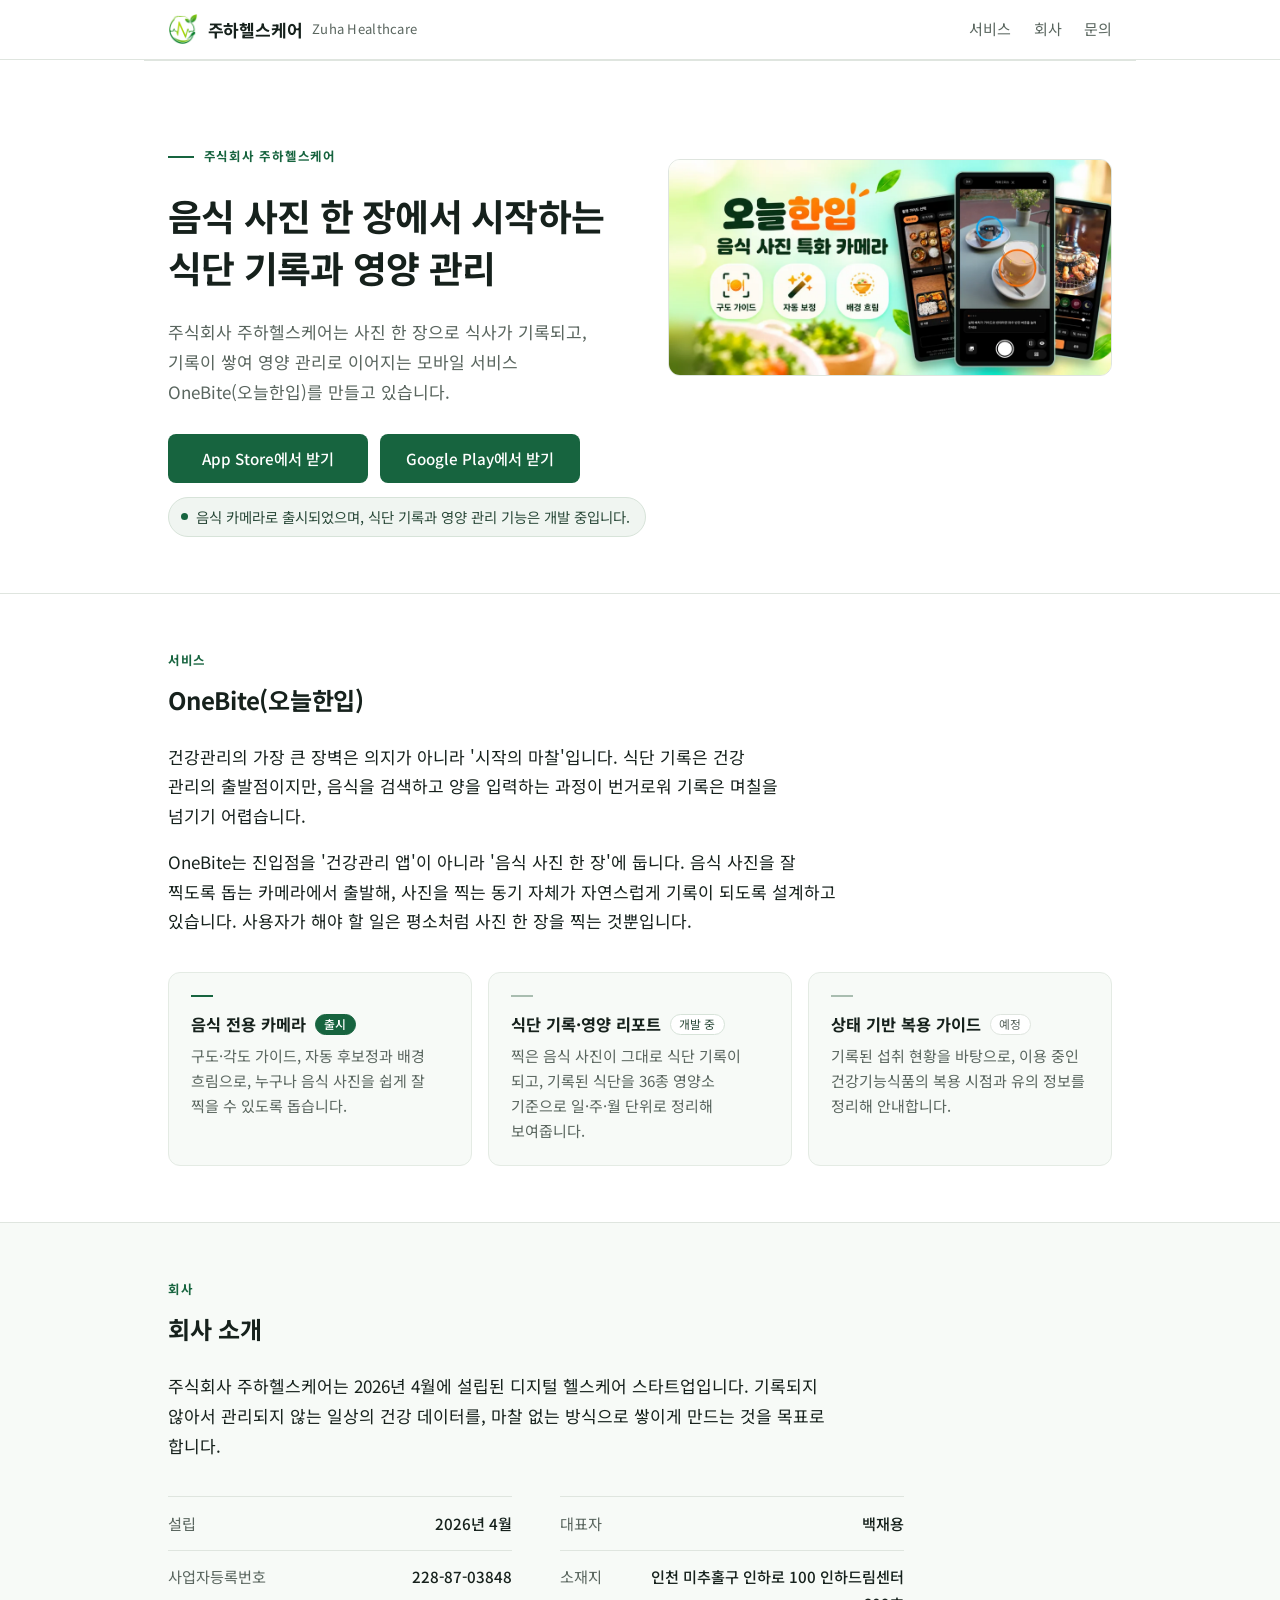
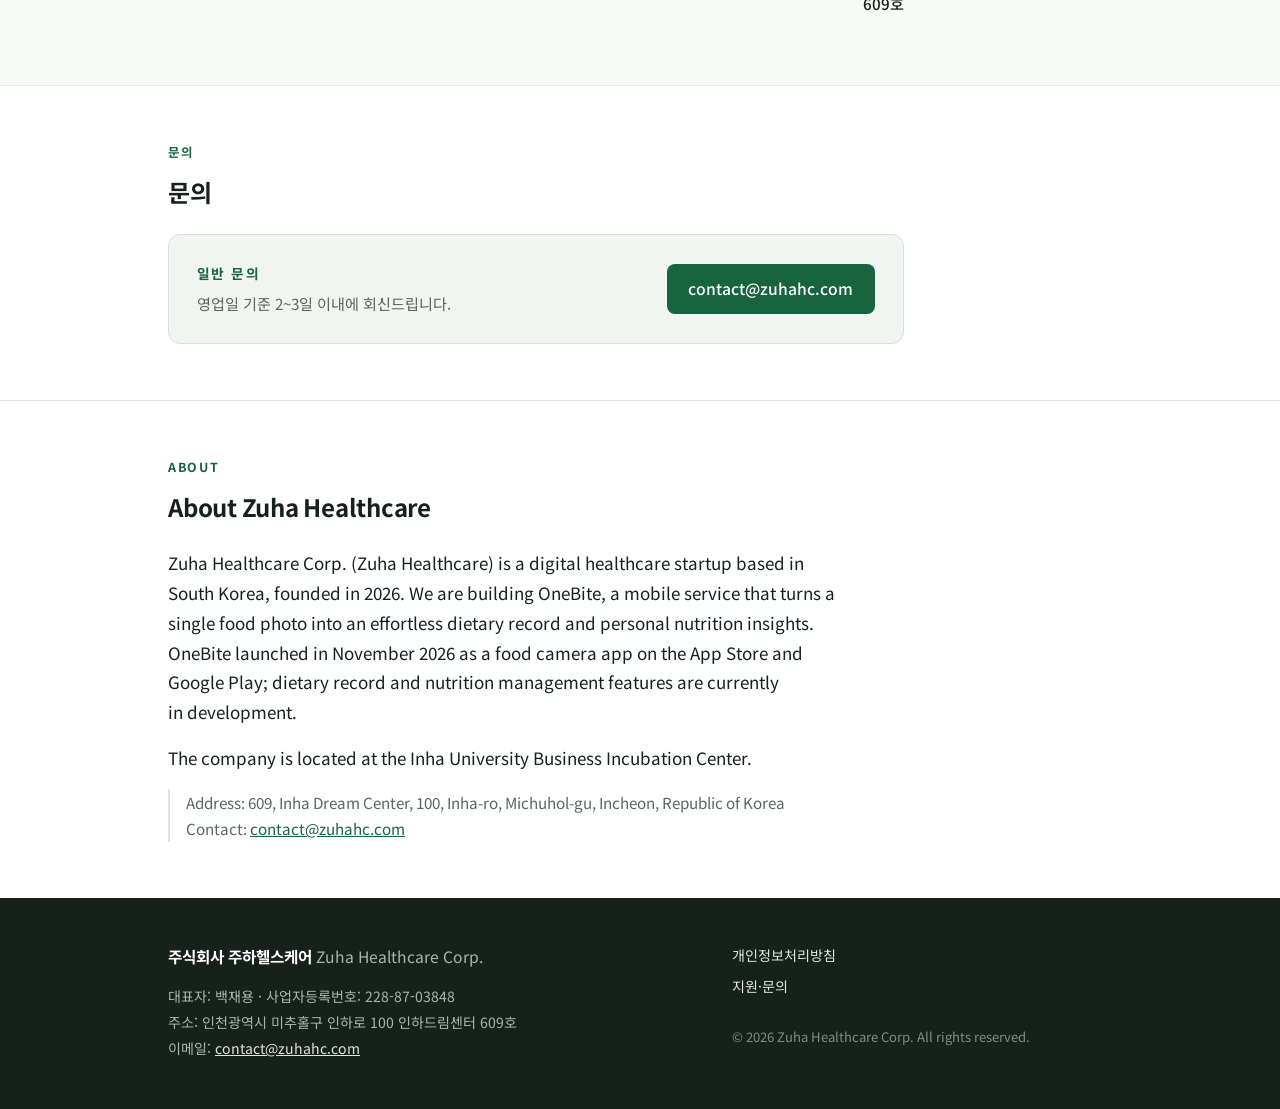
<file: index.html>
<!doctype html>
<html lang="ko">
<head>
  <meta charset="utf-8">
  <meta name="viewport" content="width=device-width, initial-scale=1">
  <meta name="theme-color" content="#FFFFFF">
  <title>주하헬스케어 Zuha Healthcare — OneBite(오늘한입)</title>
  <meta name="description" content="음식 사진 한 장에서 시작하는 식단 기록·영양 관리 서비스 OneBite(오늘한입)를 개발하는 주식회사 주하헬스케어입니다.">
  <link rel="canonical" href="https://zuhahc.com/">
  <meta property="og:title" content="주하헬스케어 Zuha Healthcare — OneBite(오늘한입)">
  <meta property="og:description" content="음식 사진 한 장에서 시작하는 식단 기록·영양 관리 서비스 OneBite(오늘한입)를 개발하는 주식회사 주하헬스케어입니다.">
  <meta property="og:type" content="website">
  <meta property="og:url" content="https://zuhahc.com/">
  <meta property="og:image" content="https://zuhahc.com/assets/og-image.png">
  <link rel="icon" href="/assets/favicon.png" type="image/png" sizes="96x96">
  <link rel="apple-touch-icon" href="/assets/apple-touch-icon.png">
  <link rel="preconnect" href="https://fonts.googleapis.com">
  <link rel="preconnect" href="https://fonts.gstatic.com" crossorigin>
  <link href="https://fonts.googleapis.com/css2?family=Noto+Sans+KR:wght@400;500;700&display=swap" rel="stylesheet">
  <link rel="stylesheet" href="/assets/style.css?v=20261113">
</head>
<body>
  <header class="site-header">
    <div class="wrap">
      <a class="logo" href="/">
        <img class="logo-mark" src="/assets/logo.png" width="30" height="30" alt="" aria-hidden="true">
        주하헬스케어
        <span class="logo-en" lang="en">Zuha Healthcare</span>
      </a>
      <nav aria-label="주요 메뉴">
        <a href="/#service">서비스</a>
        <a href="/#company">회사</a>
        <a href="/#contact">문의</a>
      </nav>
    </div>
  </header>

  <main>
    <section class="hero wrap">
      <div class="hero-text">
        <p class="kicker"><span>주식회사 주하헬스케어</span></p>
        <h1>음식 사진 한&nbsp;장에서 시작하는<br>식단 기록과 영양 관리</h1>
        <p class="lede">주식회사 주하헬스케어는 사진 한 장으로 식사가 기록되고, 기록이 쌓여 영양 관리로 이어지는 모바일 서비스 OneBite(오늘한입)를 만들고 있습니다.</p>
      </div>
      <figure class="hero-banner">
        <img src="/assets/play_feature_1024x500.webp" width="1024" height="500" fetchpriority="high" alt="음식 사진 특화 카메라 오늘한입. 구도 가이드·자동 보정·배경 흐림 기능과 라떼·케이크 촬영(구도 가이드), 가이드 선택, 고기 구이 보정 결과 화면.">
      </figure>
      <div class="store-links">
        <a class="btn-store" href="https://apps.apple.com/kr/app/%EC%98%A4%EB%8A%98%ED%95%9C%EC%9E%85/id6810191149">App Store에서 받기</a>
        <a class="btn-store" href="https://play.google.com/store/apps/details?id=com.zuhahc.onebite">Google Play에서 받기</a>
      </div>
      <p class="status">음식 카메라로 출시되었으며, 식단 기록과 영양 관리 기능은 개발 중입니다.</p>
    </section>

    <section id="service">
      <div class="wrap">
        <p class="eyebrow">서비스</p>
        <h2>OneBite(오늘한입)</h2>
        <div class="measure">
          <p>건강관리의 가장 큰 장벽은 의지가 아니라 '시작의 마찰'입니다. 식단 기록은 건강 관리의 출발점이지만, 음식을 검색하고 양을 입력하는 과정이 번거로워 기록은 며칠을 넘기기 어렵습니다.</p>
          <p>OneBite는 진입점을 '건강관리 앱'이 아니라 '음식 사진 한 장'에 둡니다. 음식 사진을 잘 찍도록 돕는 카메라에서 출발해, 사진을 찍는 동기 자체가 자연스럽게 기록이 되도록 설계하고 있습니다. 사용자가 해야 할 일은 평소처럼 사진 한 장을 찍는 것뿐입니다.</p>
        </div>
        <div class="features">
          <article class="feature is-active">
            <h3>음식 전용 카메라 <span class="badge is-live">출시</span></h3>
            <p>구도·각도 가이드, 자동 후보정과 배경 흐림으로, 누구나 음식 사진을 쉽게 잘 찍을 수 있도록 돕습니다.</p>
          </article>
          <article class="feature">
            <h3>식단 기록·영양 리포트 <span class="badge is-active">개발 중</span></h3>
            <p>찍은 음식 사진이 그대로 식단 기록이 되고, 기록된 식단을 36종 영양소 기준으로 일·주·월 단위로 정리해 보여줍니다.</p>
          </article>
          <article class="feature">
            <h3>상태 기반 복용 가이드 <span class="badge">예정</span></h3>
            <p>기록된 섭취 현황을 바탕으로, 이용 중인 건강기능식품의 복용 시점과 유의 정보를 정리해 안내합니다.</p>
          </article>
        </div>
      </div>
    </section>

    <section id="company">
      <div class="wrap">
        <p class="eyebrow">회사</p>
        <h2>회사 소개</h2>
        <p class="measure">주식회사 주하헬스케어는 2026년 4월에 설립된 디지털 헬스케어 스타트업입니다. 기록되지 않아서 관리되지 않는 일상의 건강 데이터를, 마찰 없는 방식으로 쌓이게 만드는 것을 목표로 합니다.</p>
        <dl class="corp-info">
          <div><dt>설립</dt><dd>2026년 4월</dd></div>
          <div><dt>대표자</dt><dd>백재용</dd></div>
          <div><dt>사업자등록번호</dt><dd>228-87-03848</dd></div>
          <div><dt>소재지</dt><dd>인천 미추홀구 인하로 100 인하드림센터 609호</dd></div>
        </dl>
      </div>
    </section>

    <section id="contact">
      <div class="wrap">
        <p class="eyebrow">문의</p>
        <h2>문의</h2>
        <div class="contact-card">
          <div>
            <p class="label">일반 문의</p>
            <p class="note">영업일 기준 2~3일 이내에 회신드립니다.</p>
          </div>
          <a class="btn-mail" href="mailto:contact@zuhahc.com">contact@zuhahc.com</a>
        </div>
      </div>
    </section>

    <section id="about-en" class="about-en" lang="en">
      <div class="wrap">
        <p class="eyebrow">ABOUT</p>
        <h2>About Zuha Healthcare</h2>
        <div class="measure">
          <p>Zuha Healthcare Corp. (Zuha Healthcare) is a digital healthcare startup based in South Korea, founded in 2026. We are building OneBite, a mobile service that turns a single food photo into an effortless dietary record and personal nutrition insights. OneBite launched in November 2026 as a food camera app on the App Store and Google Play; dietary record and nutrition management features are currently in development.</p>
          <p>The company is located at the Inha University Business Incubation Center.</p>
          <address>
            Address: 609, Inha Dream Center, 100, Inha-ro, Michuhol-gu, Incheon, Republic of Korea<br>
            Contact: <a href="mailto:contact@zuhahc.com">contact@zuhahc.com</a>
          </address>
        </div>
      </div>
    </section>
  </main>

  <footer class="site-footer">
    <div class="wrap">
      <div>
        <p class="corp-name">주식회사 주하헬스케어 <span lang="en">Zuha Healthcare Corp.</span></p>
        <p>대표자: 백재용 · 사업자등록번호: 228-87-03848</p>
        <p>주소: 인천광역시 미추홀구 인하로 100 인하드림센터 609호</p>
        <p>이메일: <a href="mailto:contact@zuhahc.com">contact@zuhahc.com</a></p>
      </div>
      <div class="footer-links">
        <a href="/privacy/">개인정보처리방침</a>
        <a href="/support/">지원·문의</a>
        <p class="copyright" lang="en">© 2026 Zuha Healthcare Corp. All rights reserved.</p>
      </div>
    </div>
  </footer>
</body>
</html>
</file>
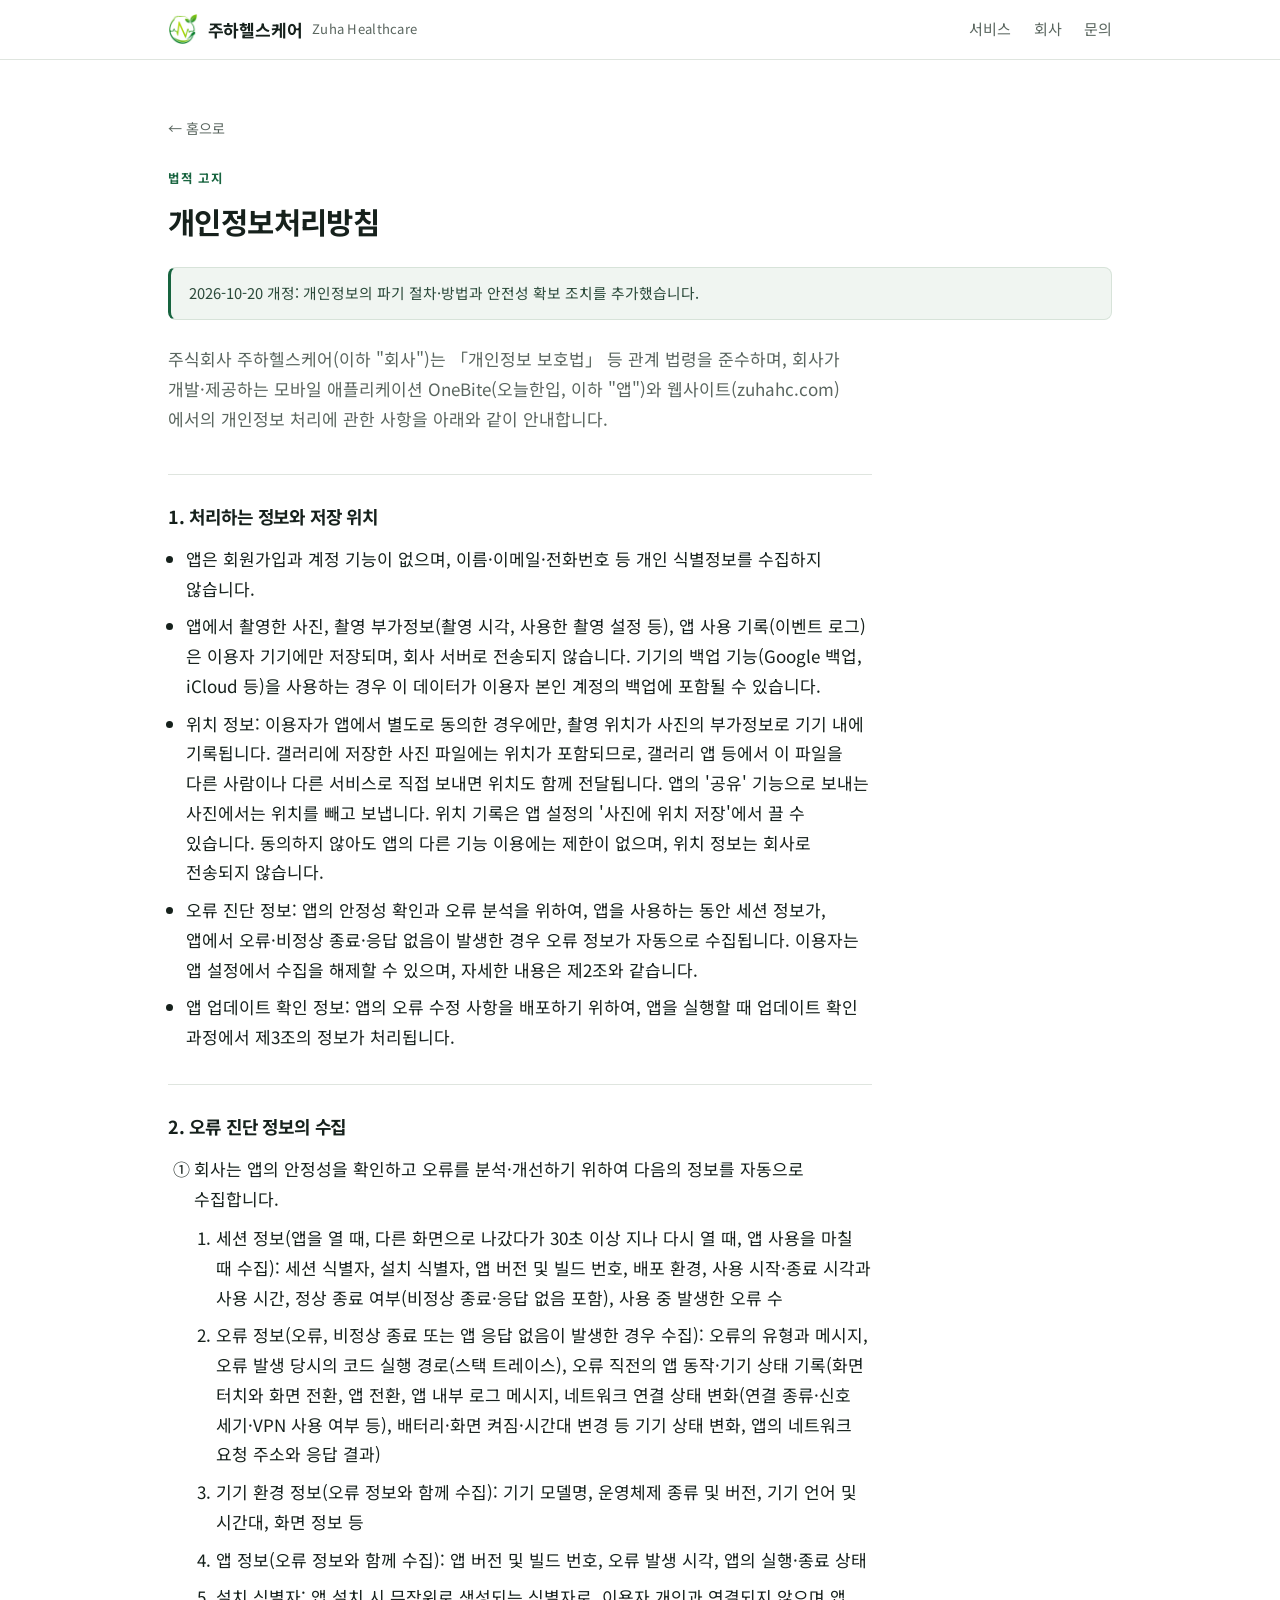
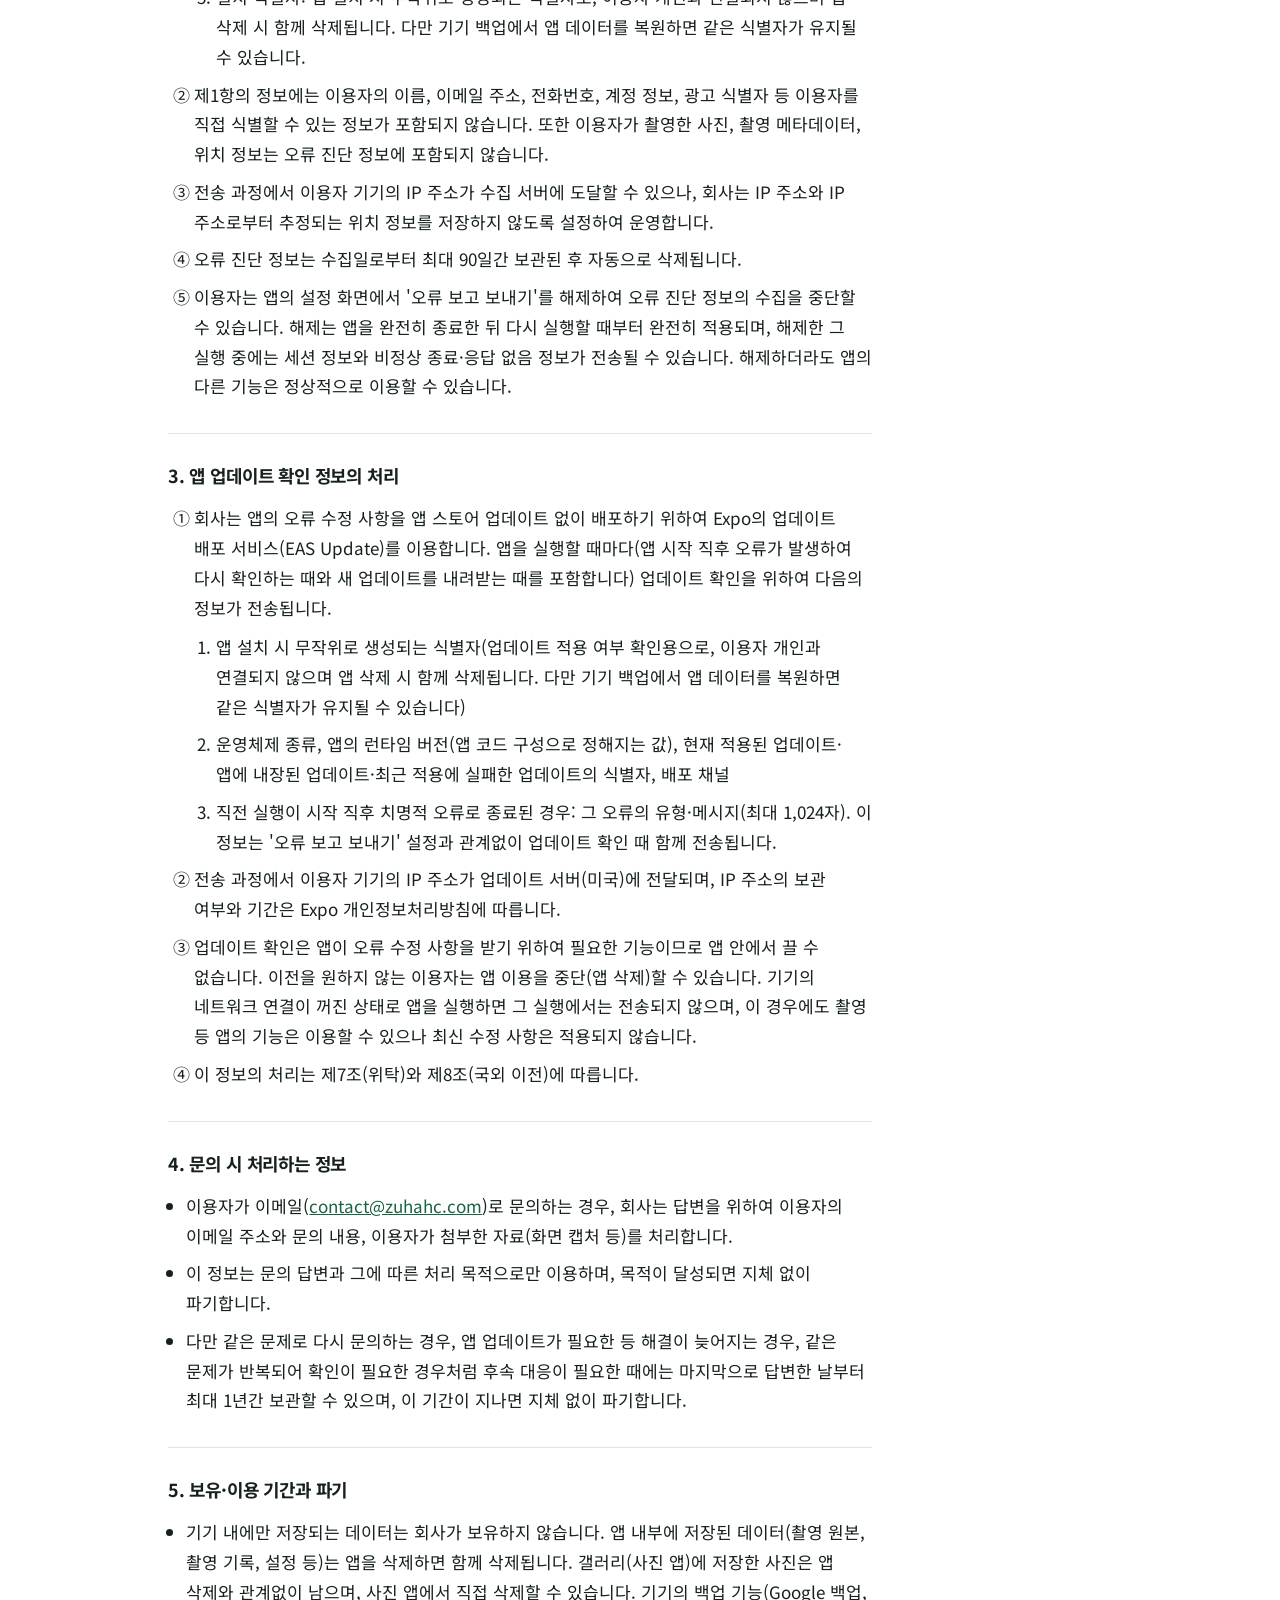
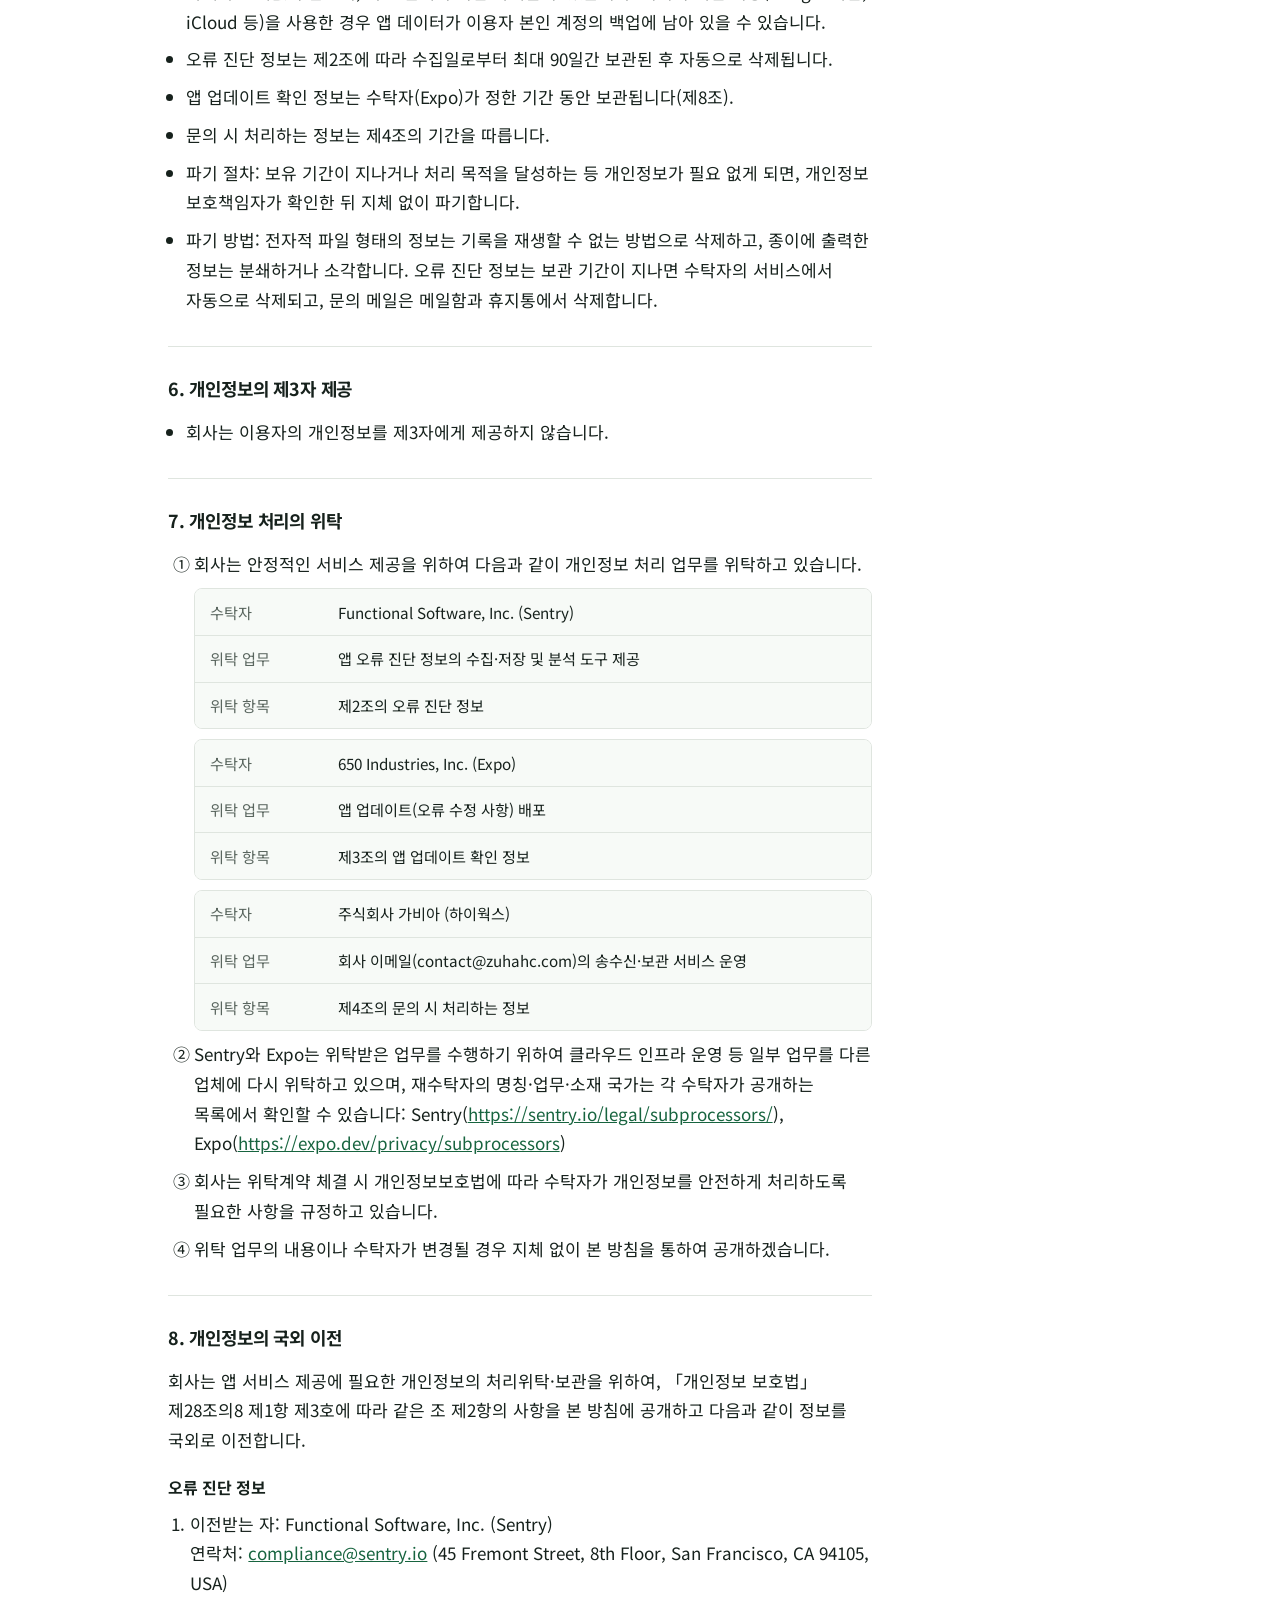
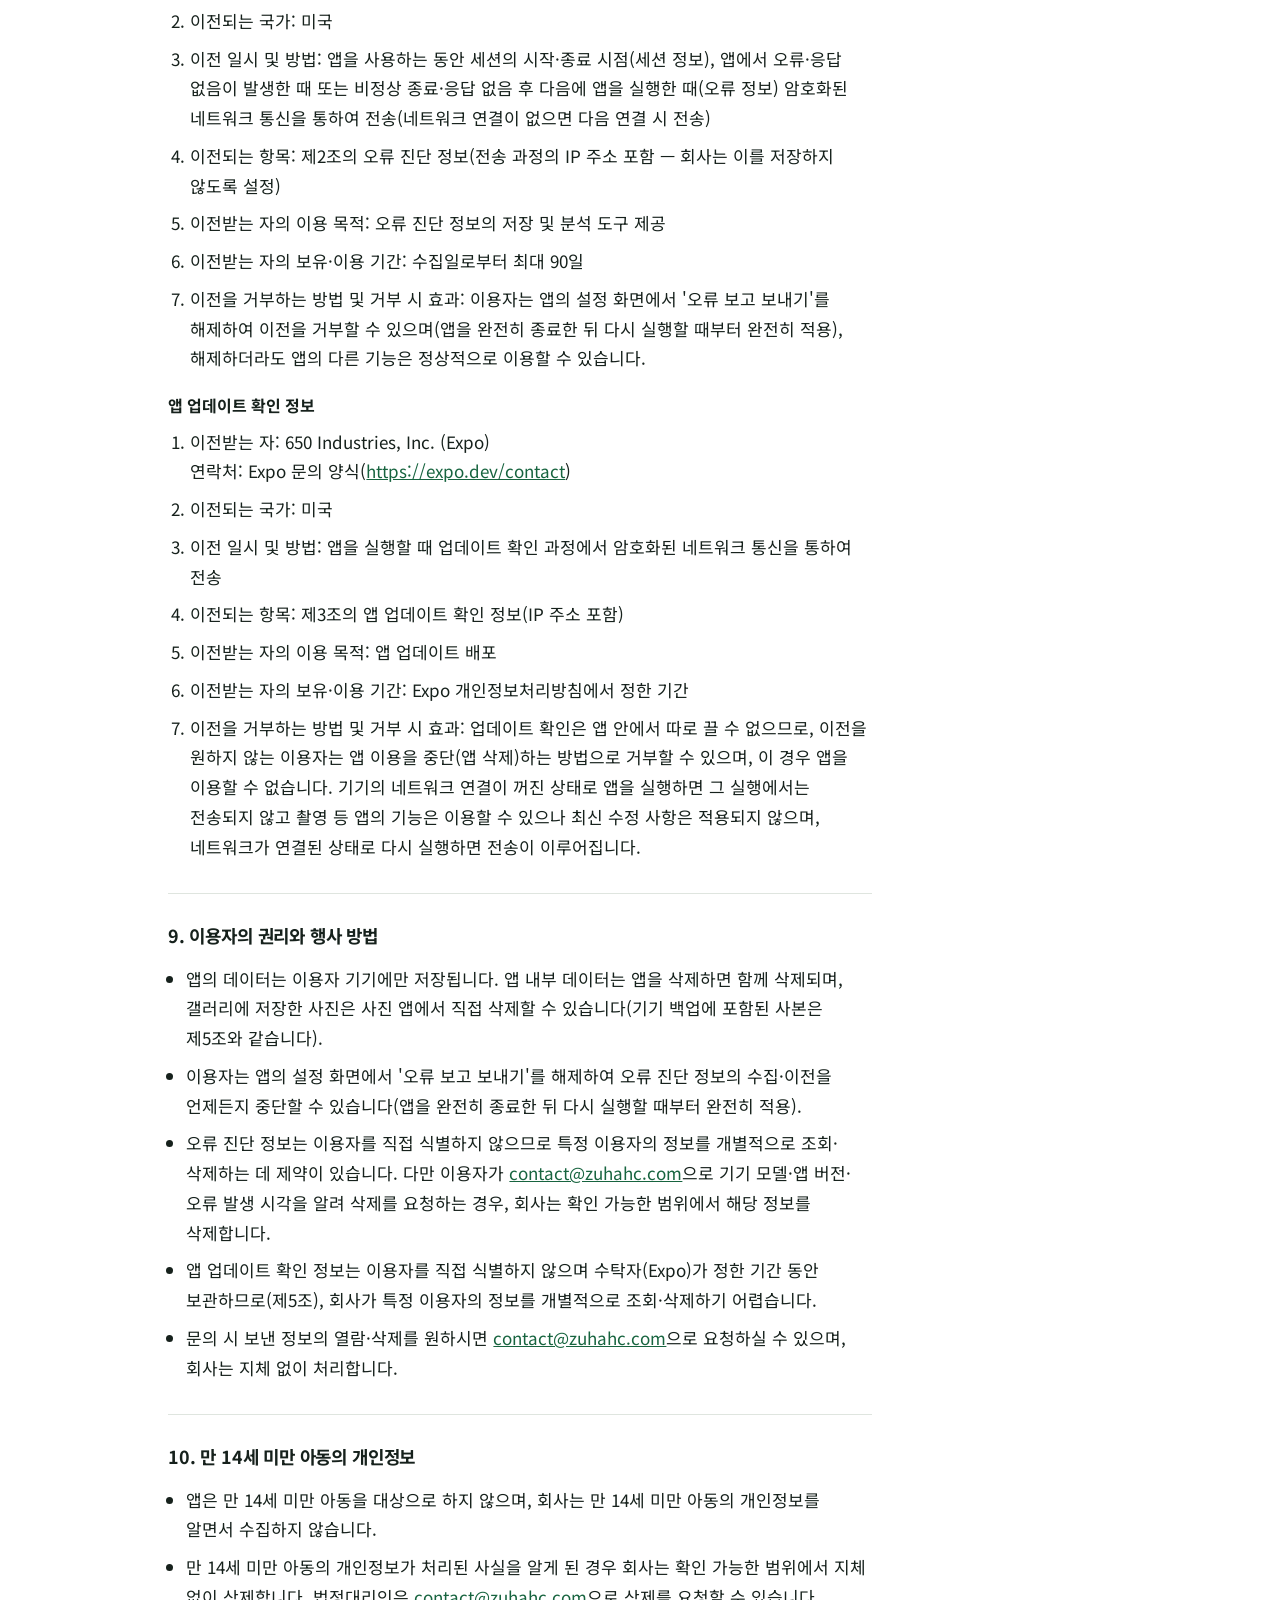
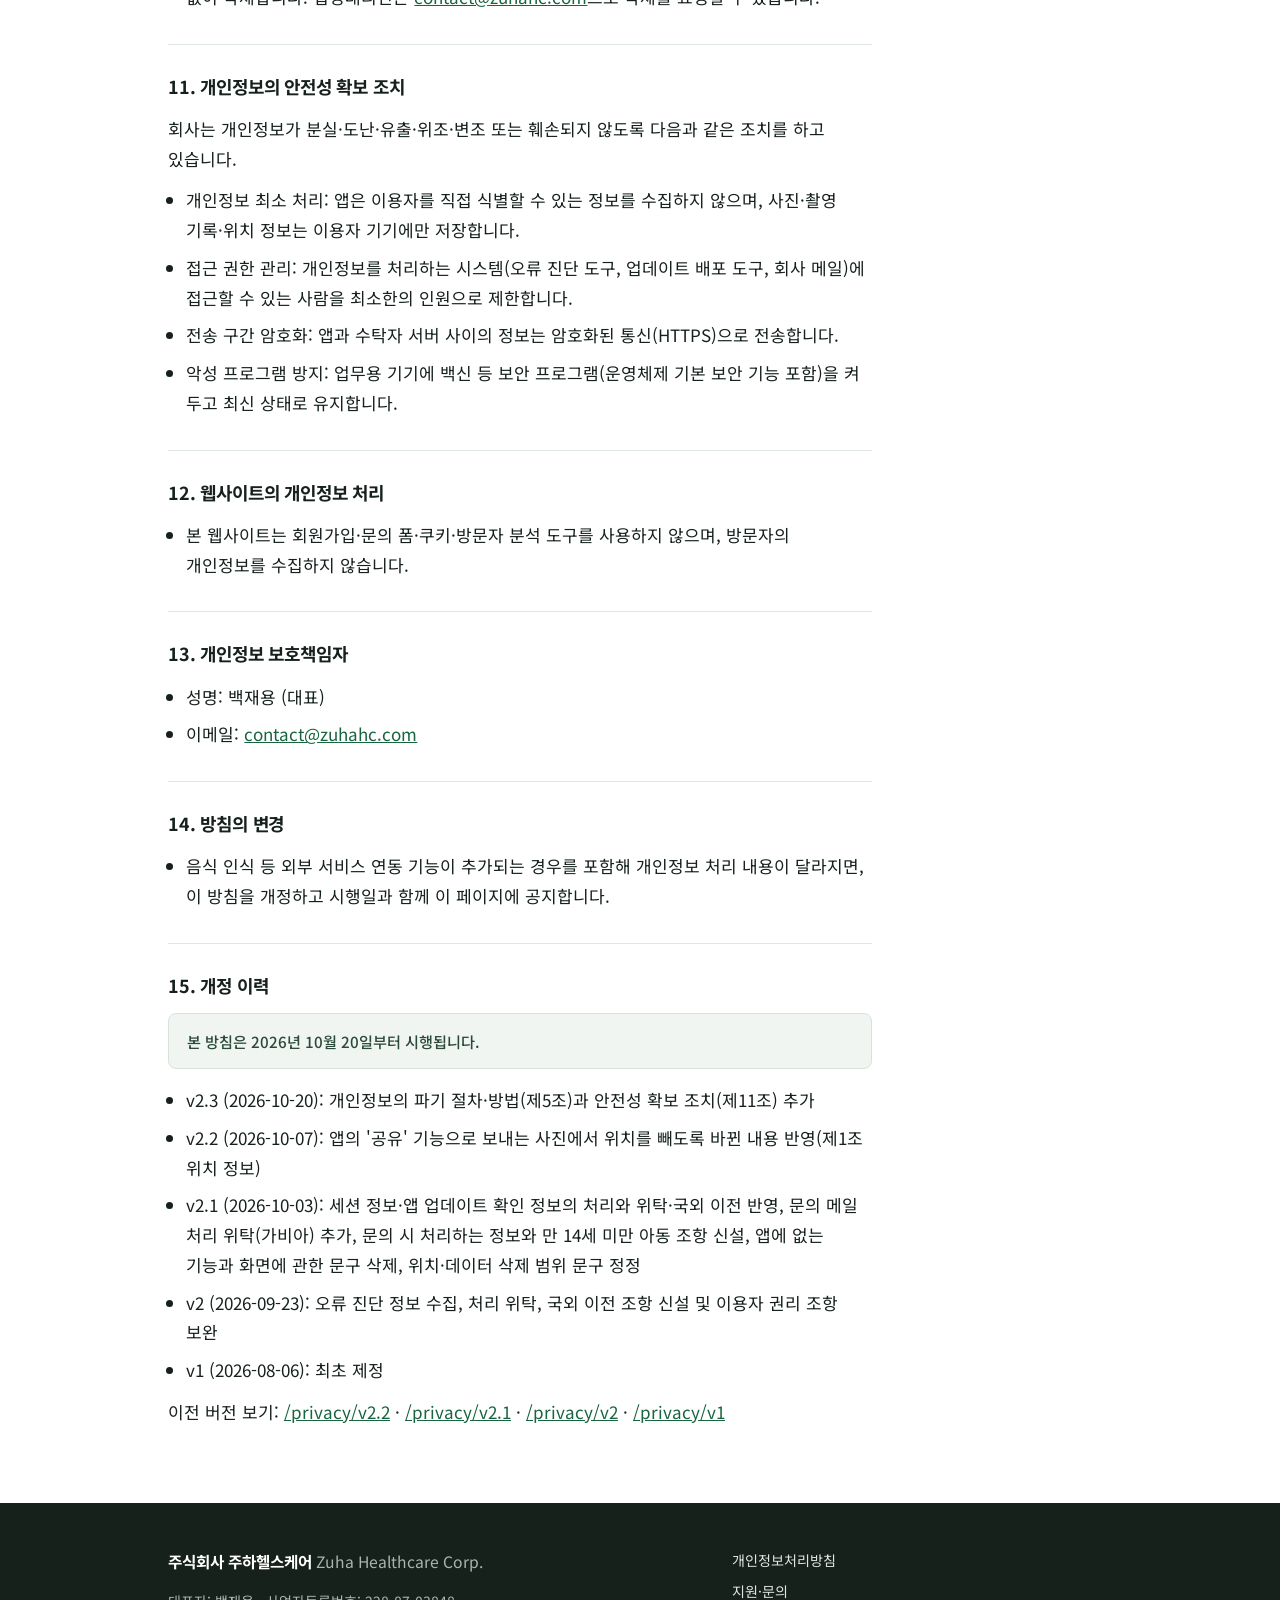
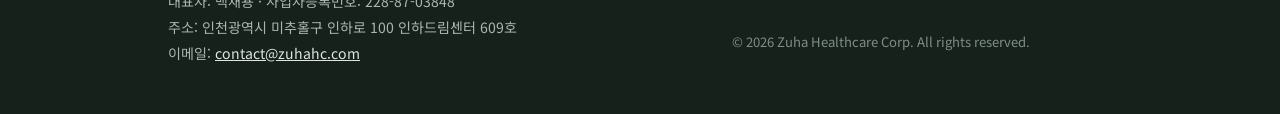
<file: privacy/index.html>
<!doctype html>
<html lang="ko">
<head>
  <meta charset="utf-8">
  <meta name="viewport" content="width=device-width, initial-scale=1">
  <meta name="theme-color" content="#FFFFFF">
  <title>개인정보처리방침 — 주하헬스케어</title>
  <meta name="description" content="OneBite 앱과 주하헬스케어 웹사이트의 개인정보 처리에 관한 안내입니다.">
  <link rel="canonical" href="https://zuhahc.com/privacy/">
  <meta property="og:title" content="개인정보처리방침 — 주하헬스케어">
  <meta property="og:description" content="OneBite 앱과 주하헬스케어 웹사이트의 개인정보 처리에 관한 안내입니다.">
  <meta property="og:type" content="website">
  <meta property="og:url" content="https://zuhahc.com/privacy/">
  <meta property="og:image" content="https://zuhahc.com/assets/og-image.png">
  <link rel="icon" href="/assets/favicon.png" type="image/png" sizes="96x96">
  <link rel="apple-touch-icon" href="/assets/apple-touch-icon.png">
  <link rel="preconnect" href="https://fonts.googleapis.com">
  <link rel="preconnect" href="https://fonts.gstatic.com" crossorigin>
  <link href="https://fonts.googleapis.com/css2?family=Noto+Sans+KR:wght@400;500;700&display=swap" rel="stylesheet">
  <link rel="stylesheet" href="/assets/style.css">
</head>
<body>
  <header class="site-header">
    <div class="wrap">
      <a class="logo" href="/">
        <img class="logo-mark" src="/assets/logo.png" width="30" height="30" alt="" aria-hidden="true">
        주하헬스케어
        <span class="logo-en" lang="en">Zuha Healthcare</span>
      </a>
      <nav aria-label="주요 메뉴">
        <a href="/#service">서비스</a>
        <a href="/#company">회사</a>
        <a href="/#contact">문의</a>
      </nav>
    </div>
  </header>

  <main class="page wrap">
    <a class="back-link" href="/">← 홈으로</a>
    <p class="eyebrow">법적 고지</p>
    <h1>개인정보처리방침</h1>
    <!-- 개정 안내 — 따로 내리지 않고 다음 개정 때 새 안내로 바꾼다 (2026-10-20 대표 결정) -->
    <p class="notice-banner">2026-10-20 개정: 개인정보의 파기 절차·방법과 안전성 확보 조치를 추가했습니다.</p>
    <p class="intro">주식회사 주하헬스케어(이하 "회사")는 「개인정보 보호법」 등 관계 법령을 준수하며, 회사가 개발·제공하는 모바일 애플리케이션 OneBite(오늘한입, 이하 "앱")와 웹사이트(zuhahc.com)에서의 개인정보 처리에 관한 사항을 아래와 같이 안내합니다.</p>

    <div class="page-body">
      <h2>1. 처리하는 정보와 저장 위치</h2>
      <ul>
        <li>앱은 회원가입과 계정 기능이 없으며, 이름·이메일·전화번호 등 개인 식별정보를 수집하지 않습니다.</li>
        <li>앱에서 촬영한 사진, 촬영 부가정보(촬영 시각, 사용한 촬영 설정 등), 앱 사용 기록(이벤트 로그)은 이용자 기기에만 저장되며, 회사 서버로 전송되지 않습니다. 기기의 백업 기능(Google 백업, iCloud 등)을 사용하는 경우 이 데이터가 이용자 본인 계정의 백업에 포함될 수 있습니다.</li>
        <li>위치 정보: 이용자가 앱에서 별도로 동의한 경우에만, 촬영 위치가 사진의 부가정보로 기기 내에 기록됩니다. 갤러리에 저장한 사진 파일에는 위치가 포함되므로, 갤러리 앱 등에서 이 파일을 다른 사람이나 다른 서비스로 직접 보내면 위치도 함께 전달됩니다. 앱의 '공유' 기능으로 보내는 사진에서는 위치를 빼고 보냅니다. 위치 기록은 앱 설정의 '사진에 위치 저장'에서 끌 수 있습니다. 동의하지 않아도 앱의 다른 기능 이용에는 제한이 없으며, 위치 정보는 회사로 전송되지 않습니다.</li>
        <li>오류 진단 정보: 앱의 안정성 확인과 오류 분석을 위하여, 앱을 사용하는 동안 세션 정보가, 앱에서 오류·비정상 종료·응답 없음이 발생한 경우 오류 정보가 자동으로 수집됩니다. 이용자는 앱 설정에서 수집을 해제할 수 있으며, 자세한 내용은 제2조와 같습니다.</li>
        <li>앱 업데이트 확인 정보: 앱의 오류 수정 사항을 배포하기 위하여, 앱을 실행할 때 업데이트 확인 과정에서 제3조의 정보가 처리됩니다.</li>
      </ul>

      <h2 id="diagnostics">2. 오류 진단 정보의 수집</h2>
      <ol class="clauses">
        <li>회사는 앱의 안정성을 확인하고 오류를 분석·개선하기 위하여 다음의 정보를 자동으로 수집합니다.
          <ol class="items">
            <li>세션 정보(앱을 열 때, 다른 화면으로 나갔다가 30초 이상 지나 다시 열 때, 앱 사용을 마칠 때 수집): 세션 식별자, 설치 식별자, 앱 버전 및 빌드 번호, 배포 환경, 사용 시작·종료 시각과 사용 시간, 정상 종료 여부(비정상 종료·응답 없음 포함), 사용 중 발생한 오류 수</li>
            <li>오류 정보(오류, 비정상 종료 또는 앱 응답 없음이 발생한 경우 수집): 오류의 유형과 메시지, 오류 발생 당시의 코드 실행 경로(스택 트레이스), 오류 직전의 앱 동작·기기 상태 기록(화면 터치와 화면 전환, 앱 전환, 앱 내부 로그 메시지, 네트워크 연결 상태 변화(연결 종류·신호 세기·VPN 사용 여부 등), 배터리·화면 켜짐·시간대 변경 등 기기 상태 변화, 앱의 네트워크 요청 주소와 응답 결과)</li>
            <li>기기 환경 정보(오류 정보와 함께 수집): 기기 모델명, 운영체제 종류 및 버전, 기기 언어 및 시간대, 화면 정보 등</li>
            <li>앱 정보(오류 정보와 함께 수집): 앱 버전 및 빌드 번호, 오류 발생 시각, 앱의 실행·종료 상태</li>
            <li>설치 식별자: 앱 설치 시 무작위로 생성되는 식별자로, 이용자 개인과 연결되지 않으며 앱 삭제 시 함께 삭제됩니다. 다만 기기 백업에서 앱 데이터를 복원하면 같은 식별자가 유지될 수 있습니다.</li>
          </ol>
        </li>
        <li>제1항의 정보에는 이용자의 이름, 이메일 주소, 전화번호, 계정 정보, 광고 식별자 등 이용자를 직접 식별할 수 있는 정보가 포함되지 않습니다. 또한 이용자가 촬영한 사진, 촬영 메타데이터, 위치 정보는 오류 진단 정보에 포함되지 않습니다.</li>
        <li>전송 과정에서 이용자 기기의 IP 주소가 수집 서버에 도달할 수 있으나, 회사는 IP 주소와 IP 주소로부터 추정되는 위치 정보를 저장하지 않도록 설정하여 운영합니다.</li>
        <li>오류 진단 정보는 수집일로부터 최대 90일간 보관된 후 자동으로 삭제됩니다.</li>
        <li>이용자는 앱의 설정 화면에서 '오류 보고 보내기'를 해제하여 오류 진단 정보의 수집을 중단할 수 있습니다. 해제는 앱을 완전히 종료한 뒤 다시 실행할 때부터 완전히 적용되며, 해제한 그 실행 중에는 세션 정보와 비정상 종료·응답 없음 정보가 전송될 수 있습니다. 해제하더라도 앱의 다른 기능은 정상적으로 이용할 수 있습니다.</li>
      </ol>

      <h2 id="updates">3. 앱 업데이트 확인 정보의 처리</h2>
      <ol class="clauses">
        <li>회사는 앱의 오류 수정 사항을 앱 스토어 업데이트 없이 배포하기 위하여 Expo의 업데이트 배포 서비스(EAS Update)를 이용합니다. 앱을 실행할 때마다(앱 시작 직후 오류가 발생하여 다시 확인하는 때와 새 업데이트를 내려받는 때를 포함합니다) 업데이트 확인을 위하여 다음의 정보가 전송됩니다.
          <ol class="items">
            <li>앱 설치 시 무작위로 생성되는 식별자(업데이트 적용 여부 확인용으로, 이용자 개인과 연결되지 않으며 앱 삭제 시 함께 삭제됩니다. 다만 기기 백업에서 앱 데이터를 복원하면 같은 식별자가 유지될 수 있습니다)</li>
            <li>운영체제 종류, 앱의 런타임 버전(앱 코드 구성으로 정해지는 값), 현재 적용된 업데이트·앱에 내장된 업데이트·최근 적용에 실패한 업데이트의 식별자, 배포 채널</li>
            <li>직전 실행이 시작 직후 치명적 오류로 종료된 경우: 그 오류의 유형·메시지(최대 1,024자). 이 정보는 '오류 보고 보내기' 설정과 관계없이 업데이트 확인 때 함께 전송됩니다.</li>
          </ol>
        </li>
        <li>전송 과정에서 이용자 기기의 IP 주소가 업데이트 서버(미국)에 전달되며, IP 주소의 보관 여부와 기간은 Expo 개인정보처리방침에 따릅니다.</li>
        <li>업데이트 확인은 앱이 오류 수정 사항을 받기 위하여 필요한 기능이므로 앱 안에서 끌 수 없습니다. 이전을 원하지 않는 이용자는 앱 이용을 중단(앱 삭제)할 수 있습니다. 기기의 네트워크 연결이 꺼진 상태로 앱을 실행하면 그 실행에서는 전송되지 않으며, 이 경우에도 촬영 등 앱의 기능은 이용할 수 있으나 최신 수정 사항은 적용되지 않습니다.</li>
        <li>이 정보의 처리는 제7조(위탁)와 제8조(국외 이전)에 따릅니다.</li>
      </ol>

      <h2>4. 문의 시 처리하는 정보</h2>
      <ul>
        <li>이용자가 이메일(<a href="mailto:contact@zuhahc.com">contact@zuhahc.com</a>)로 문의하는 경우, 회사는 답변을 위하여 이용자의 이메일 주소와 문의 내용, 이용자가 첨부한 자료(화면 캡처 등)를 처리합니다.</li>
        <li>이 정보는 문의 답변과 그에 따른 처리 목적으로만 이용하며, 목적이 달성되면 지체 없이 파기합니다.</li>
        <li>다만 같은 문제로 다시 문의하는 경우, 앱 업데이트가 필요한 등 해결이 늦어지는 경우, 같은 문제가 반복되어 확인이 필요한 경우처럼 후속 대응이 필요한 때에는 마지막으로 답변한 날부터 최대 1년간 보관할 수 있으며, 이 기간이 지나면 지체 없이 파기합니다.</li>
      </ul>

      <h2>5. 보유·이용 기간과 파기</h2>
      <ul>
        <li>기기 내에만 저장되는 데이터는 회사가 보유하지 않습니다. 앱 내부에 저장된 데이터(촬영 원본, 촬영 기록, 설정 등)는 앱을 삭제하면 함께 삭제됩니다. 갤러리(사진 앱)에 저장한 사진은 앱 삭제와 관계없이 남으며, 사진 앱에서 직접 삭제할 수 있습니다. 기기의 백업 기능(Google 백업, iCloud 등)을 사용한 경우 앱 데이터가 이용자 본인 계정의 백업에 남아 있을 수 있습니다.</li>
        <li>오류 진단 정보는 제2조에 따라 수집일로부터 최대 90일간 보관된 후 자동으로 삭제됩니다.</li>
        <li>앱 업데이트 확인 정보는 수탁자(Expo)가 정한 기간 동안 보관됩니다(제8조).</li>
        <li>문의 시 처리하는 정보는 제4조의 기간을 따릅니다.</li>
        <li>파기 절차: 보유 기간이 지나거나 처리 목적을 달성하는 등 개인정보가 필요 없게 되면, 개인정보 보호책임자가 확인한 뒤 지체 없이 파기합니다.</li>
        <li>파기 방법: 전자적 파일 형태의 정보는 기록을 재생할 수 없는 방법으로 삭제하고, 종이에 출력한 정보는 분쇄하거나 소각합니다. 오류 진단 정보는 보관 기간이 지나면 수탁자의 서비스에서 자동으로 삭제되고, 문의 메일은 메일함과 휴지통에서 삭제합니다.</li>
      </ul>

      <h2>6. 개인정보의 제3자 제공</h2>
      <ul>
        <li>회사는 이용자의 개인정보를 제3자에게 제공하지 않습니다.</li>
      </ul>

      <h2>7. 개인정보 처리의 위탁</h2>
      <ol class="clauses">
        <li>회사는 안정적인 서비스 제공을 위하여 다음과 같이 개인정보 처리 업무를 위탁하고 있습니다.
          <dl class="kv">
            <div><dt>수탁자</dt><dd>Functional Software, Inc. (Sentry)</dd></div>
            <div><dt>위탁 업무</dt><dd>앱 오류 진단 정보의 수집·저장 및 분석 도구 제공</dd></div>
            <div><dt>위탁 항목</dt><dd>제2조의 오류 진단 정보</dd></div>
          </dl>
          <dl class="kv">
            <div><dt>수탁자</dt><dd>650 Industries, Inc. (Expo)</dd></div>
            <div><dt>위탁 업무</dt><dd>앱 업데이트(오류 수정 사항) 배포</dd></div>
            <div><dt>위탁 항목</dt><dd>제3조의 앱 업데이트 확인 정보</dd></div>
          </dl>
          <dl class="kv">
            <div><dt>수탁자</dt><dd>주식회사 가비아 (하이웍스)</dd></div>
            <div><dt>위탁 업무</dt><dd>회사 이메일(contact@zuhahc.com)의 송수신·보관 서비스 운영</dd></div>
            <div><dt>위탁 항목</dt><dd>제4조의 문의 시 처리하는 정보</dd></div>
          </dl>
        </li>
        <li>Sentry와 Expo는 위탁받은 업무를 수행하기 위하여 클라우드 인프라 운영 등 일부 업무를 다른 업체에 다시 위탁하고 있으며, 재수탁자의 명칭·업무·소재 국가는 각 수탁자가 공개하는 목록에서 확인할 수 있습니다: Sentry(<a href="https://sentry.io/legal/subprocessors/" rel="noopener">https://sentry.io/legal/subprocessors/</a>), Expo(<a href="https://expo.dev/privacy/subprocessors" rel="noopener">https://expo.dev/privacy/subprocessors</a>)</li>
        <li>회사는 위탁계약 체결 시 개인정보보호법에 따라 수탁자가 개인정보를 안전하게 처리하도록 필요한 사항을 규정하고 있습니다.</li>
        <li>위탁 업무의 내용이나 수탁자가 변경될 경우 지체 없이 본 방침을 통하여 공개하겠습니다.</li>
      </ol>

      <h2>8. 개인정보의 국외 이전</h2>
      <p>회사는 앱 서비스 제공에 필요한 개인정보의 처리위탁·보관을 위하여, 「개인정보 보호법」 제28조의8 제1항 제3호에 따라 같은 조 제2항의 사항을 본 방침에 공개하고 다음과 같이 정보를 국외로 이전합니다.</p>
      <h3 class="block-title">오류 진단 정보</h3>
      <ol class="items">
        <li>이전받는 자: Functional Software, Inc. (Sentry)<br>연락처: <a href="mailto:compliance@sentry.io">compliance@sentry.io</a> (45 Fremont Street, 8th Floor, San Francisco, CA 94105, USA)</li>
        <li>이전되는 국가: 미국</li>
        <li>이전 일시 및 방법: 앱을 사용하는 동안 세션의 시작·종료 시점(세션 정보), 앱에서 오류·응답 없음이 발생한 때 또는 비정상 종료·응답 없음 후 다음에 앱을 실행한 때(오류 정보) 암호화된 네트워크 통신을 통하여 전송(네트워크 연결이 없으면 다음 연결 시 전송)</li>
        <li>이전되는 항목: 제2조의 오류 진단 정보(전송 과정의 IP 주소 포함 — 회사는 이를 저장하지 않도록 설정)</li>
        <li>이전받는 자의 이용 목적: 오류 진단 정보의 저장 및 분석 도구 제공</li>
        <li>이전받는 자의 보유·이용 기간: 수집일로부터 최대 90일</li>
        <li>이전을 거부하는 방법 및 거부 시 효과: 이용자는 앱의 설정 화면에서 '오류 보고 보내기'를 해제하여 이전을 거부할 수 있으며(앱을 완전히 종료한 뒤 다시 실행할 때부터 완전히 적용), 해제하더라도 앱의 다른 기능은 정상적으로 이용할 수 있습니다.</li>
      </ol>
      <h3 class="block-title">앱 업데이트 확인 정보</h3>
      <ol class="items">
        <li>이전받는 자: 650 Industries, Inc. (Expo)<br>연락처: Expo 문의 양식(<a href="https://expo.dev/contact" rel="noopener">https://expo.dev/contact</a>)</li>
        <li>이전되는 국가: 미국</li>
        <li>이전 일시 및 방법: 앱을 실행할 때 업데이트 확인 과정에서 암호화된 네트워크 통신을 통하여 전송</li>
        <li>이전되는 항목: 제3조의 앱 업데이트 확인 정보(IP 주소 포함)</li>
        <li>이전받는 자의 이용 목적: 앱 업데이트 배포</li>
        <li>이전받는 자의 보유·이용 기간: Expo 개인정보처리방침에서 정한 기간</li>
        <li>이전을 거부하는 방법 및 거부 시 효과: 업데이트 확인은 앱 안에서 따로 끌 수 없으므로, 이전을 원하지 않는 이용자는 앱 이용을 중단(앱 삭제)하는 방법으로 거부할 수 있으며, 이 경우 앱을 이용할 수 없습니다. 기기의 네트워크 연결이 꺼진 상태로 앱을 실행하면 그 실행에서는 전송되지 않고 촬영 등 앱의 기능은 이용할 수 있으나 최신 수정 사항은 적용되지 않으며, 네트워크가 연결된 상태로 다시 실행하면 전송이 이루어집니다.</li>
      </ol>

      <h2>9. 이용자의 권리와 행사 방법</h2>
      <ul>
        <li>앱의 데이터는 이용자 기기에만 저장됩니다. 앱 내부 데이터는 앱을 삭제하면 함께 삭제되며, 갤러리에 저장한 사진은 사진 앱에서 직접 삭제할 수 있습니다(기기 백업에 포함된 사본은 제5조와 같습니다).</li>
        <li>이용자는 앱의 설정 화면에서 '오류 보고 보내기'를 해제하여 오류 진단 정보의 수집·이전을 언제든지 중단할 수 있습니다(앱을 완전히 종료한 뒤 다시 실행할 때부터 완전히 적용).</li>
        <li>오류 진단 정보는 이용자를 직접 식별하지 않으므로 특정 이용자의 정보를 개별적으로 조회·삭제하는 데 제약이 있습니다. 다만 이용자가 <a href="mailto:contact@zuhahc.com">contact@zuhahc.com</a>으로 기기 모델·앱 버전·오류 발생 시각을 알려 삭제를 요청하는 경우, 회사는 확인 가능한 범위에서 해당 정보를 삭제합니다.</li>
        <li>앱 업데이트 확인 정보는 이용자를 직접 식별하지 않으며 수탁자(Expo)가 정한 기간 동안 보관하므로(제5조), 회사가 특정 이용자의 정보를 개별적으로 조회·삭제하기 어렵습니다.</li>
        <li>문의 시 보낸 정보의 열람·삭제를 원하시면 <a href="mailto:contact@zuhahc.com">contact@zuhahc.com</a>으로 요청하실 수 있으며, 회사는 지체 없이 처리합니다.</li>
      </ul>

      <h2>10. 만 14세 미만 아동의 개인정보</h2>
      <ul>
        <li>앱은 만 14세 미만 아동을 대상으로 하지 않으며, 회사는 만 14세 미만 아동의 개인정보를 알면서 수집하지 않습니다.</li>
        <li>만 14세 미만 아동의 개인정보가 처리된 사실을 알게 된 경우 회사는 확인 가능한 범위에서 지체 없이 삭제합니다. 법정대리인은 <a href="mailto:contact@zuhahc.com">contact@zuhahc.com</a>으로 삭제를 요청할 수 있습니다.</li>
      </ul>

      <h2>11. 개인정보의 안전성 확보 조치</h2>
      <p>회사는 개인정보가 분실·도난·유출·위조·변조 또는 훼손되지 않도록 다음과 같은 조치를 하고 있습니다.</p>
      <ul>
        <li>개인정보 최소 처리: 앱은 이용자를 직접 식별할 수 있는 정보를 수집하지 않으며, 사진·촬영 기록·위치 정보는 이용자 기기에만 저장합니다.</li>
        <li>접근 권한 관리: 개인정보를 처리하는 시스템(오류 진단 도구, 업데이트 배포 도구, 회사 메일)에 접근할 수 있는 사람을 최소한의 인원으로 제한합니다.</li>
        <li>전송 구간 암호화: 앱과 수탁자 서버 사이의 정보는 암호화된 통신(HTTPS)으로 전송합니다.</li>
        <li>악성 프로그램 방지: 업무용 기기에 백신 등 보안 프로그램(운영체제 기본 보안 기능 포함)을 켜 두고 최신 상태로 유지합니다.</li>
      </ul>

      <h2>12. 웹사이트의 개인정보 처리</h2>
      <ul>
        <li>본 웹사이트는 회원가입·문의 폼·쿠키·방문자 분석 도구를 사용하지 않으며, 방문자의 개인정보를 수집하지 않습니다.</li>
      </ul>

      <h2>13. 개인정보 보호책임자</h2>
      <ul>
        <li>성명: 백재용 (대표)</li>
        <li>이메일: <a href="mailto:contact@zuhahc.com">contact@zuhahc.com</a></li>
      </ul>

      <h2>14. 방침의 변경</h2>
      <ul>
        <li>음식 인식 등 외부 서비스 연동 기능이 추가되는 경우를 포함해 개인정보 처리 내용이 달라지면, 이 방침을 개정하고 시행일과 함께 이 페이지에 공지합니다.</li>
      </ul>

      <h2>15. 개정 이력</h2>
      <p class="effective-date">본 방침은 2026년 10월 20일부터 시행됩니다.</p>
      <ul class="history">
        <li>v2.3 (2026-10-20): 개인정보의 파기 절차·방법(제5조)과 안전성 확보 조치(제11조) 추가</li>
        <li>v2.2 (2026-10-07): 앱의 '공유' 기능으로 보내는 사진에서 위치를 빼도록 바뀐 내용 반영(제1조 위치 정보)</li>
        <li>v2.1 (2026-10-03): 세션 정보·앱 업데이트 확인 정보의 처리와 위탁·국외 이전 반영, 문의 메일 처리 위탁(가비아) 추가, 문의 시 처리하는 정보와 만 14세 미만 아동 조항 신설, 앱에 없는 기능과 화면에 관한 문구 삭제, 위치·데이터 삭제 범위 문구 정정</li>
        <li>v2 (2026-09-23): 오류 진단 정보 수집, 처리 위탁, 국외 이전 조항 신설 및 이용자 권리 조항 보완</li>
        <li>v1 (2026-08-06): 최초 제정</li>
      </ul>
      <p>이전 버전 보기: <a href="/privacy/v2.2/">/privacy/v2.2</a> · <a href="/privacy/v2.1/">/privacy/v2.1</a> · <a href="/privacy/v2/">/privacy/v2</a> · <a href="/privacy/v1/">/privacy/v1</a></p>
    </div>
  </main>

  <footer class="site-footer">
    <div class="wrap">
      <div>
        <p class="corp-name">주식회사 주하헬스케어 <span lang="en">Zuha Healthcare Corp.</span></p>
        <p>대표자: 백재용 · 사업자등록번호: 228-87-03848</p>
        <p>주소: 인천광역시 미추홀구 인하로 100 인하드림센터 609호</p>
        <p>이메일: <a href="mailto:contact@zuhahc.com">contact@zuhahc.com</a></p>
      </div>
      <div class="footer-links">
        <a href="/privacy/">개인정보처리방침</a>
        <a href="/support/">지원·문의</a>
        <p class="copyright" lang="en">© 2026 Zuha Healthcare Corp. All rights reserved.</p>
      </div>
    </div>
  </footer>
</body>
</html>
</file>
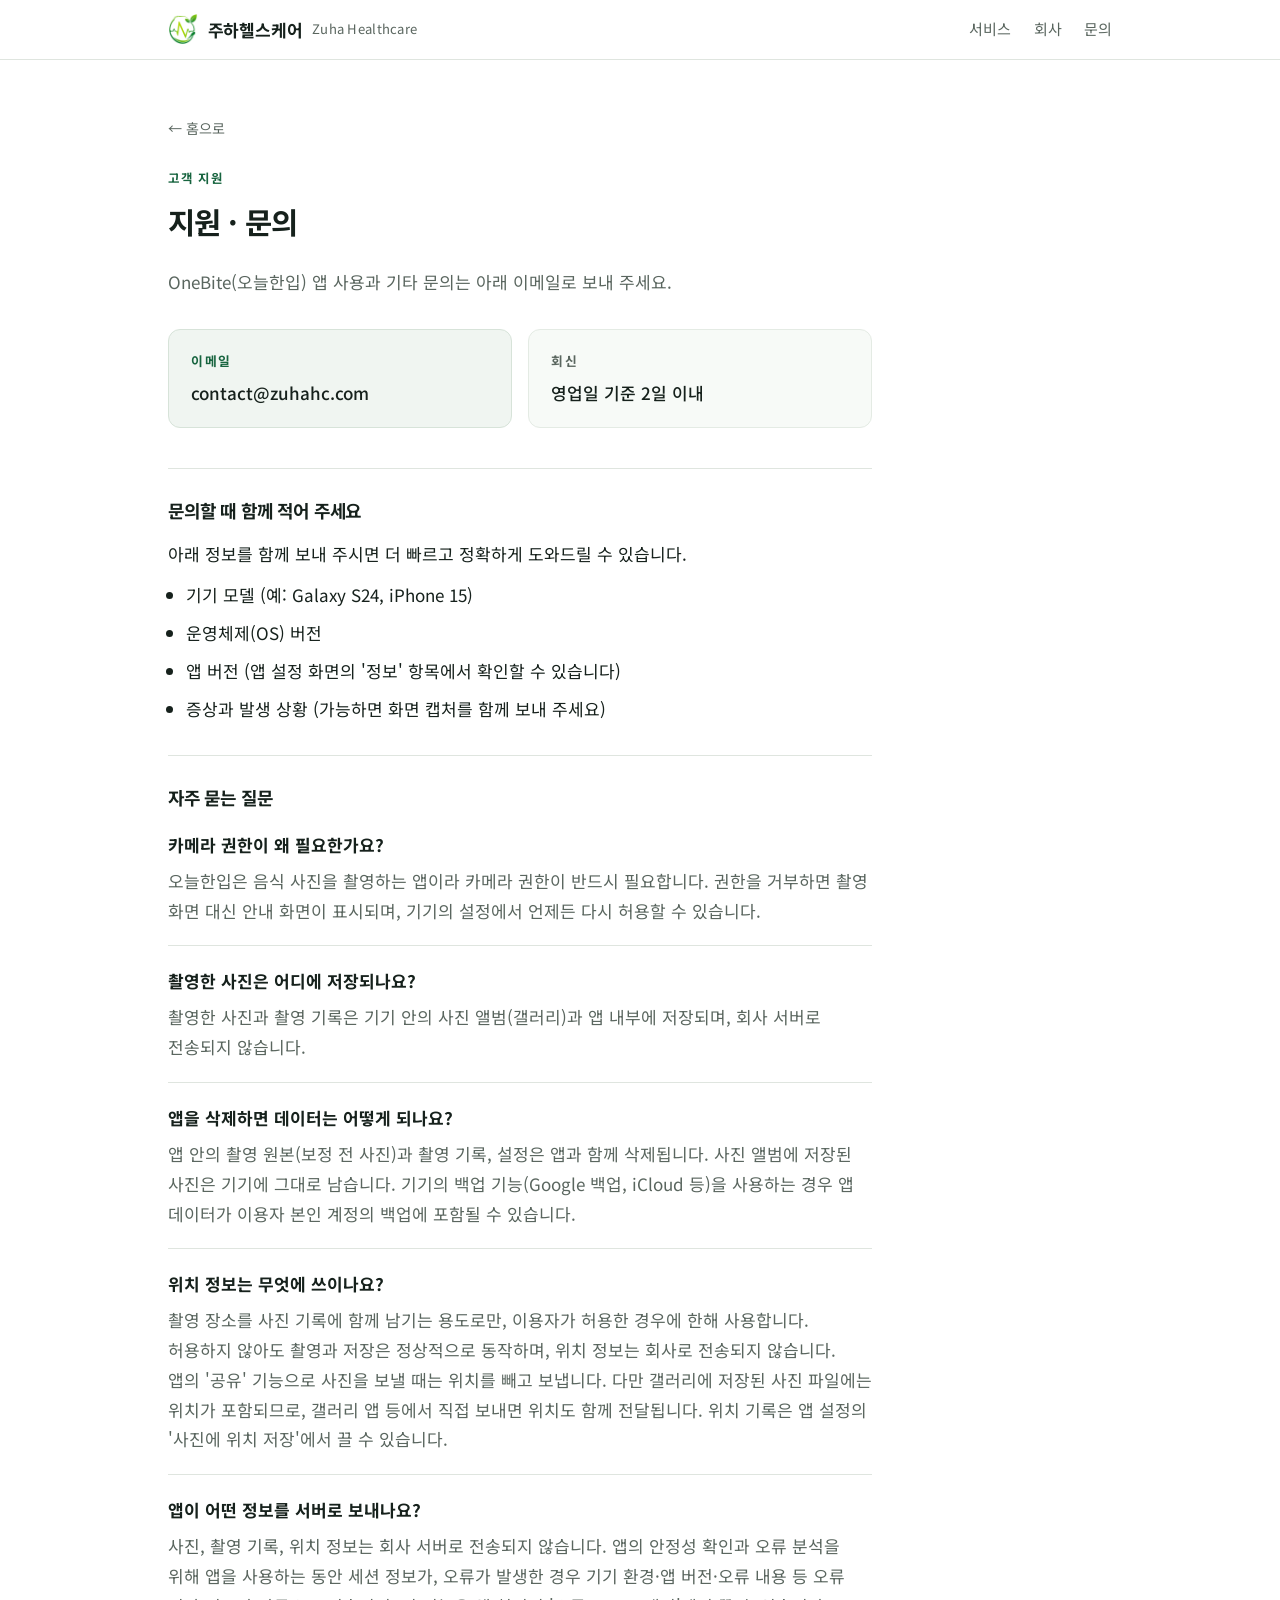
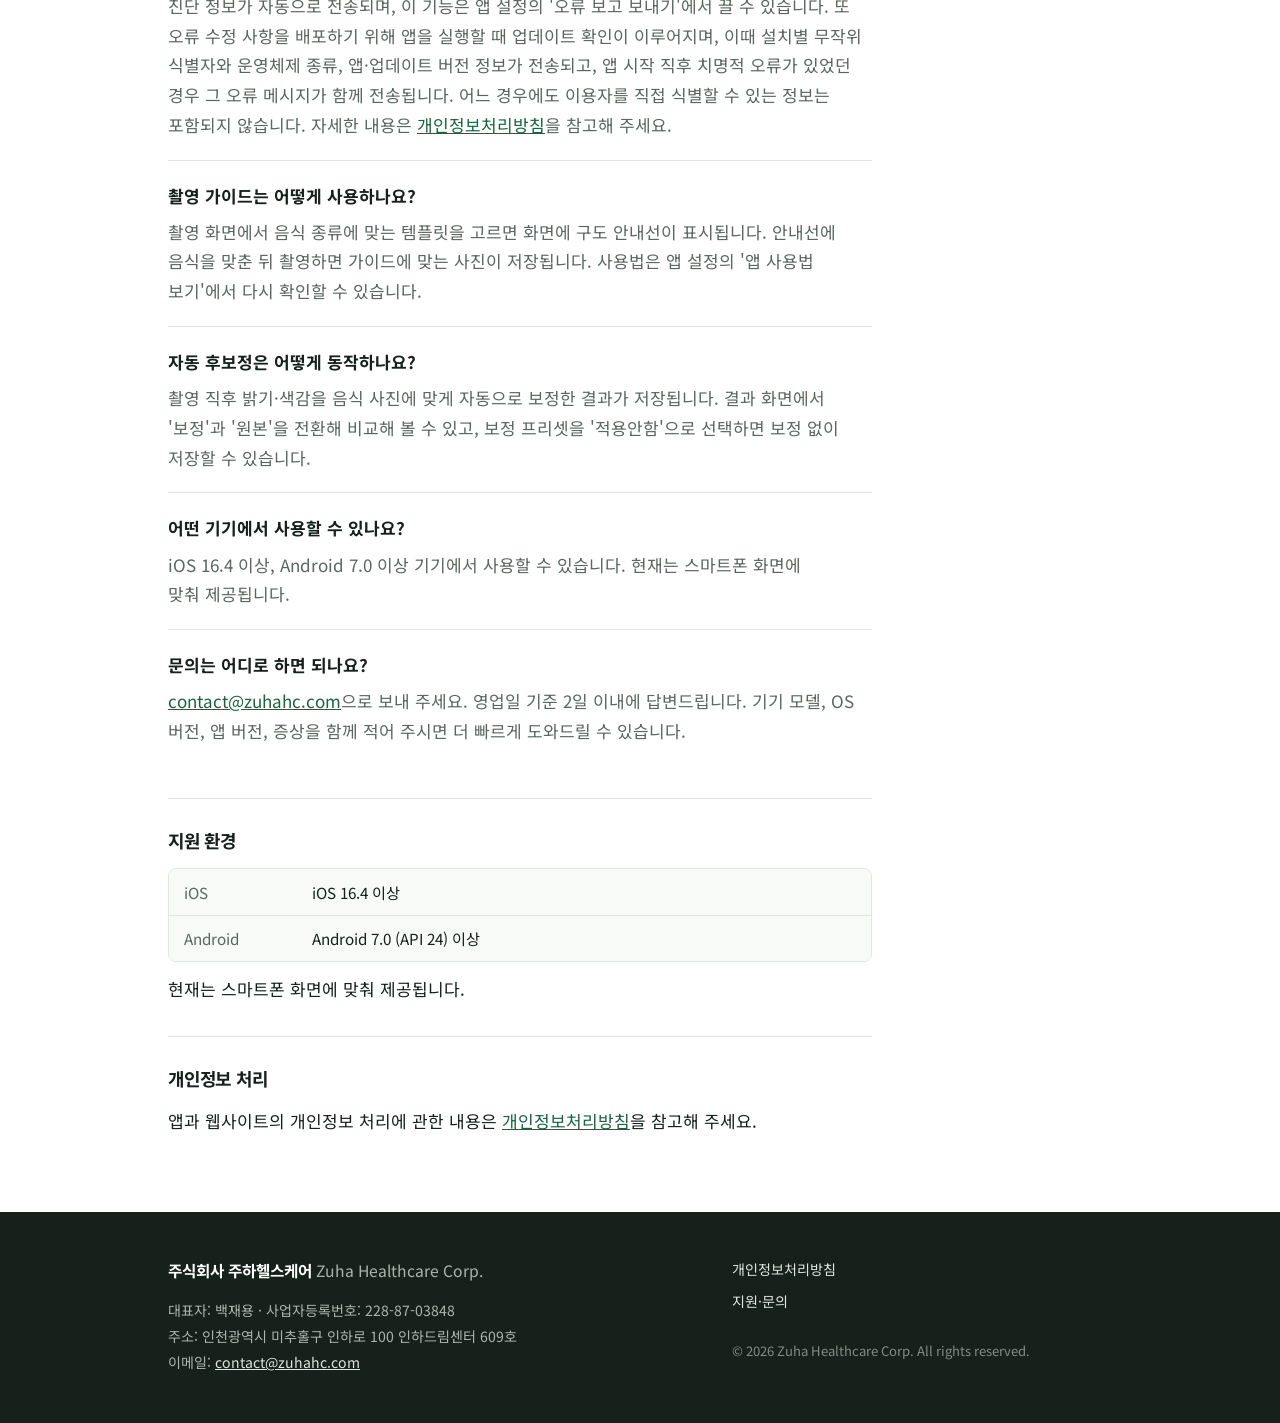
<file: support/index.html>
<!doctype html>
<html lang="ko">
<head>
  <meta charset="utf-8">
  <meta name="viewport" content="width=device-width, initial-scale=1">
  <meta name="theme-color" content="#FFFFFF">
  <title>지원·문의 — 주하헬스케어</title>
  <meta name="description" content="OneBite(오늘한입) 앱 관련 문의와 지원 안내입니다.">
  <link rel="canonical" href="https://zuhahc.com/support/">
  <meta property="og:title" content="지원·문의 — 주하헬스케어">
  <meta property="og:description" content="OneBite(오늘한입) 앱 관련 문의와 지원 안내입니다.">
  <meta property="og:type" content="website">
  <meta property="og:url" content="https://zuhahc.com/support/">
  <meta property="og:image" content="https://zuhahc.com/assets/og-image.png">
  <link rel="icon" href="/assets/favicon.png" type="image/png" sizes="96x96">
  <link rel="apple-touch-icon" href="/assets/apple-touch-icon.png">
  <link rel="preconnect" href="https://fonts.googleapis.com">
  <link rel="preconnect" href="https://fonts.gstatic.com" crossorigin>
  <link href="https://fonts.googleapis.com/css2?family=Noto+Sans+KR:wght@400;500;700&display=swap" rel="stylesheet">
  <link rel="stylesheet" href="/assets/style.css">
</head>
<body>
  <header class="site-header">
    <div class="wrap">
      <a class="logo" href="/">
        <img class="logo-mark" src="/assets/logo.png" width="30" height="30" alt="" aria-hidden="true">
        주하헬스케어
        <span class="logo-en" lang="en">Zuha Healthcare</span>
      </a>
      <nav aria-label="주요 메뉴">
        <a href="/#service">서비스</a>
        <a href="/#company">회사</a>
        <a href="/#contact">문의</a>
      </nav>
    </div>
  </header>

  <main class="page wrap">
    <a class="back-link" href="/">← 홈으로</a>
    <p class="eyebrow">고객 지원</p>
    <h1>지원 · 문의</h1>
    <p class="intro">OneBite(오늘한입) 앱 사용과 기타 문의는 아래 이메일로 보내 주세요.</p>

    <div class="support-cards">
      <div class="primary">
        <p class="label">이메일</p>
        <p><a href="mailto:contact@zuhahc.com">contact@zuhahc.com</a></p>
      </div>
      <div class="plain">
        <p class="label">회신</p>
        <p>영업일 기준 2일 이내</p>
      </div>
    </div>

    <div class="page-body">
      <h2>문의할 때 함께 적어 주세요</h2>
      <p>아래 정보를 함께 보내 주시면 더 빠르고 정확하게 도와드릴 수 있습니다.</p>
      <ul>
        <li>기기 모델 (예: Galaxy S24, iPhone 15)</li>
        <li>운영체제(OS) 버전</li>
        <li>앱 버전 (앱 설정 화면의 '정보' 항목에서 확인할 수 있습니다)</li>
        <li>증상과 발생 상황 (가능하면 화면 캡처를 함께 보내 주세요)</li>
      </ul>

      <h2>자주 묻는 질문</h2>
      <dl class="faq">
        <div>
          <dt>카메라 권한이 왜 필요한가요?</dt>
          <dd>오늘한입은 음식 사진을 촬영하는 앱이라 카메라 권한이 반드시 필요합니다. 권한을 거부하면 촬영 화면 대신 안내 화면이 표시되며, 기기의 설정에서 언제든 다시 허용할 수 있습니다.</dd>
        </div>
        <div>
          <dt>촬영한 사진은 어디에 저장되나요?</dt>
          <dd>촬영한 사진과 촬영 기록은 기기 안의 사진 앨범(갤러리)과 앱 내부에 저장되며, 회사 서버로 전송되지 않습니다.</dd>
        </div>
        <div>
          <dt>앱을 삭제하면 데이터는 어떻게 되나요?</dt>
          <dd>앱 안의 촬영 원본(보정 전 사진)과 촬영 기록, 설정은 앱과 함께 삭제됩니다. 사진 앨범에 저장된 사진은 기기에 그대로 남습니다. 기기의 백업 기능(Google 백업, iCloud 등)을 사용하는 경우 앱 데이터가 이용자 본인 계정의 백업에 포함될 수 있습니다.</dd>
        </div>
        <div>
          <dt>위치 정보는 무엇에 쓰이나요?</dt>
          <dd>촬영 장소를 사진 기록에 함께 남기는 용도로만, 이용자가 허용한 경우에 한해 사용합니다. 허용하지 않아도 촬영과 저장은 정상적으로 동작하며, 위치 정보는 회사로 전송되지 않습니다. 앱의 '공유' 기능으로 사진을 보낼 때는 위치를 빼고 보냅니다. 다만 갤러리에 저장된 사진 파일에는 위치가 포함되므로, 갤러리 앱 등에서 직접 보내면 위치도 함께 전달됩니다. 위치 기록은 앱 설정의 '사진에 위치 저장'에서 끌 수 있습니다.</dd>
        </div>
        <div>
          <dt>앱이 어떤 정보를 서버로 보내나요?</dt>
          <dd>사진, 촬영 기록, 위치 정보는 회사 서버로 전송되지 않습니다. 앱의 안정성 확인과 오류 분석을 위해 앱을 사용하는 동안 세션 정보가, 오류가 발생한 경우 기기 환경·앱 버전·오류 내용 등 오류 진단 정보가 자동으로 전송되며, 이 기능은 앱 설정의 '오류 보고 보내기'에서 끌 수 있습니다. 또 오류 수정 사항을 배포하기 위해 앱을 실행할 때 업데이트 확인이 이루어지며, 이때 설치별 무작위 식별자와 운영체제 종류, 앱·업데이트 버전 정보가 전송되고, 앱 시작 직후 치명적 오류가 있었던 경우 그 오류 메시지가 함께 전송됩니다. 어느 경우에도 이용자를 직접 식별할 수 있는 정보는 포함되지 않습니다. 자세한 내용은 <a href="/privacy/">개인정보처리방침</a>을 참고해 주세요.</dd>
        </div>
        <div>
          <dt>촬영 가이드는 어떻게 사용하나요?</dt>
          <dd>촬영 화면에서 음식 종류에 맞는 템플릿을 고르면 화면에 구도 안내선이 표시됩니다. 안내선에 음식을 맞춘 뒤 촬영하면 가이드에 맞는 사진이 저장됩니다. 사용법은 앱 설정의 '앱 사용법 보기'에서 다시 확인할 수 있습니다.</dd>
        </div>
        <div>
          <dt>자동 후보정은 어떻게 동작하나요?</dt>
          <dd>촬영 직후 밝기·색감을 음식 사진에 맞게 자동으로 보정한 결과가 저장됩니다. 결과 화면에서 '보정'과 '원본'을 전환해 비교해 볼 수 있고, 보정 프리셋을 '적용안함'으로 선택하면 보정 없이 저장할 수 있습니다.</dd>
        </div>
        <div>
          <dt>어떤 기기에서 사용할 수 있나요?</dt>
          <dd>iOS 16.4 이상, Android 7.0 이상 기기에서 사용할 수 있습니다. 현재는 스마트폰 화면에 맞춰 제공됩니다.</dd>
        </div>
        <div>
          <dt>문의는 어디로 하면 되나요?</dt>
          <dd><a href="mailto:contact@zuhahc.com">contact@zuhahc.com</a>으로 보내 주세요. 영업일 기준 2일 이내에 답변드립니다. 기기 모델, OS 버전, 앱 버전, 증상을 함께 적어 주시면 더 빠르게 도와드릴 수 있습니다.</dd>
        </div>
      </dl>

      <h2>지원 환경</h2>
      <dl class="kv">
        <div><dt>iOS</dt><dd>iOS 16.4 이상</dd></div>
        <div><dt>Android</dt><dd>Android 7.0 (API 24) 이상</dd></div>
      </dl>
      <p>현재는 스마트폰 화면에 맞춰 제공됩니다.</p>

      <h2>개인정보 처리</h2>
      <p>앱과 웹사이트의 개인정보 처리에 관한 내용은 <a href="/privacy/">개인정보처리방침</a>을 참고해 주세요.</p>
    </div>
  </main>

  <footer class="site-footer">
    <div class="wrap">
      <div>
        <p class="corp-name">주식회사 주하헬스케어 <span lang="en">Zuha Healthcare Corp.</span></p>
        <p>대표자: 백재용 · 사업자등록번호: 228-87-03848</p>
        <p>주소: 인천광역시 미추홀구 인하로 100 인하드림센터 609호</p>
        <p>이메일: <a href="mailto:contact@zuhahc.com">contact@zuhahc.com</a></p>
      </div>
      <div class="footer-links">
        <a href="/privacy/">개인정보처리방침</a>
        <a href="/support/">지원·문의</a>
        <p class="copyright" lang="en">© 2026 Zuha Healthcare Corp. All rights reserved.</p>
      </div>
    </div>
  </footer>
</body>
</html>
</file>
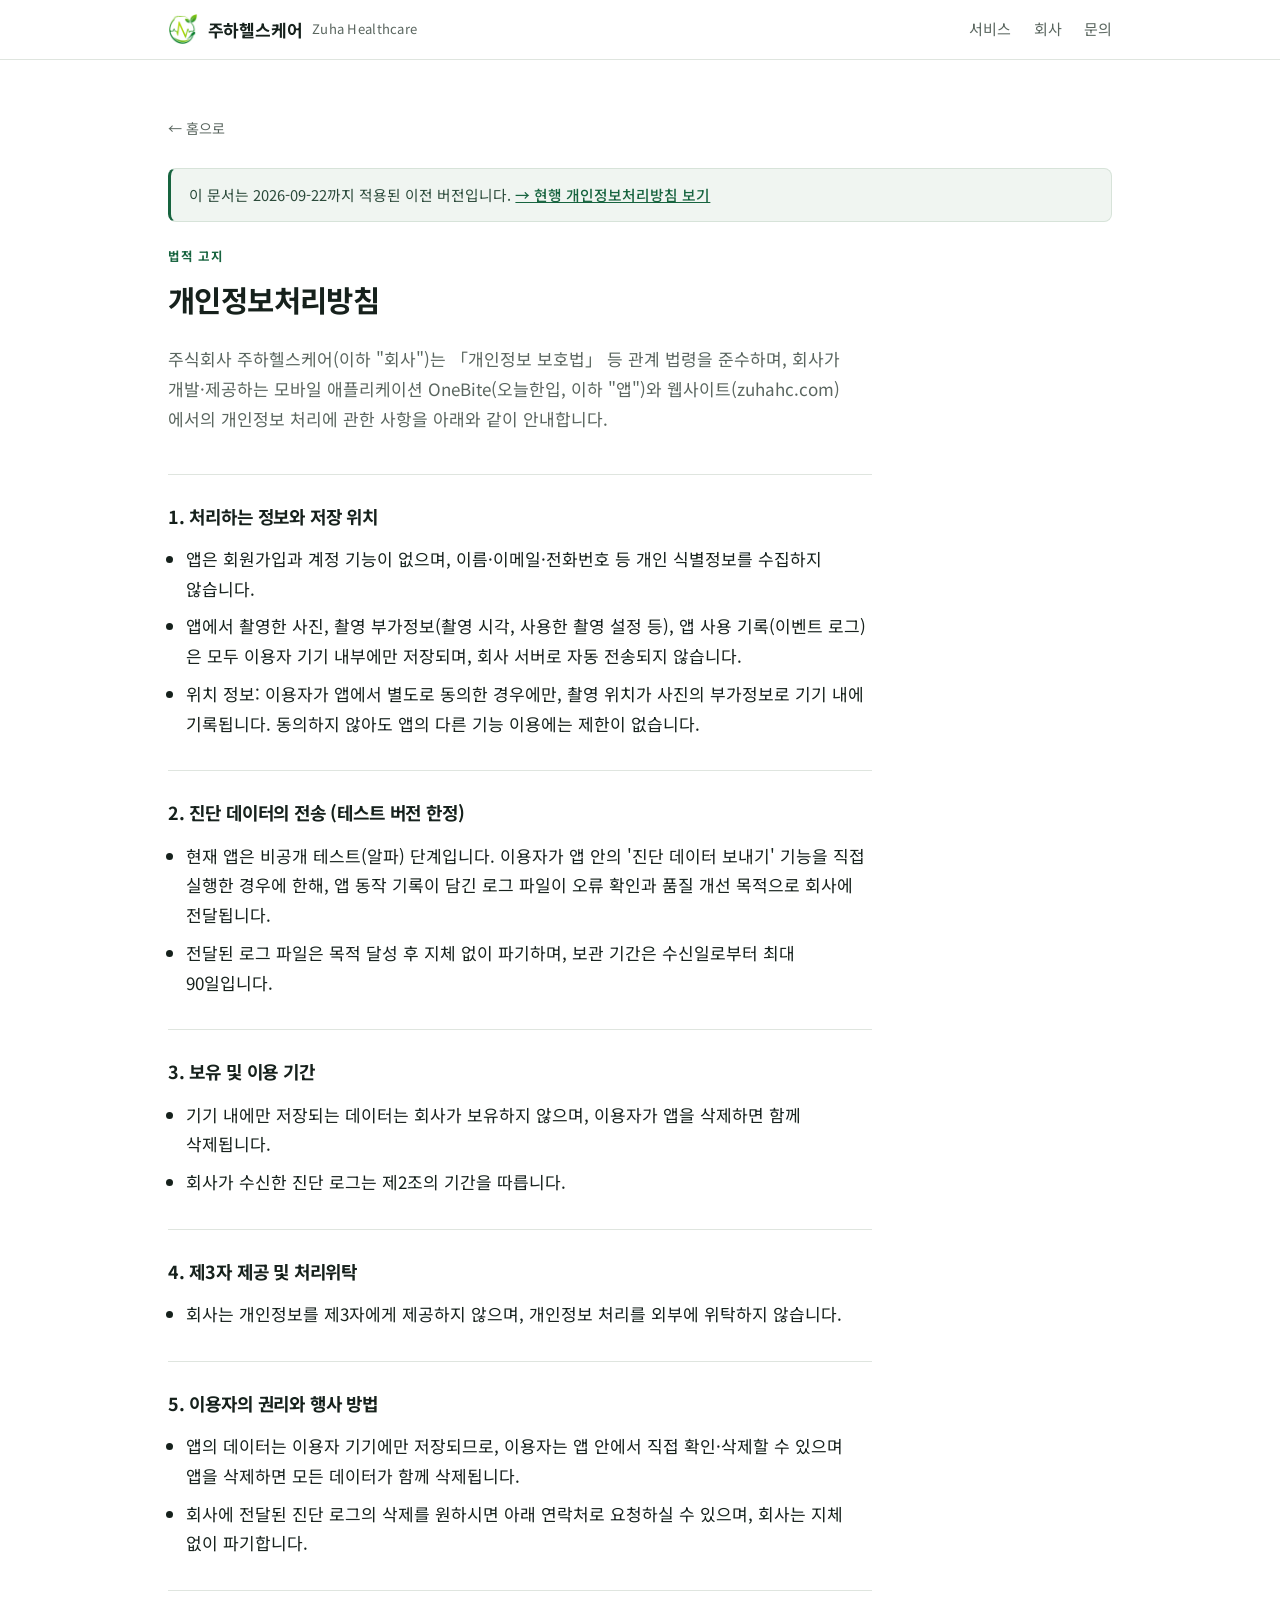
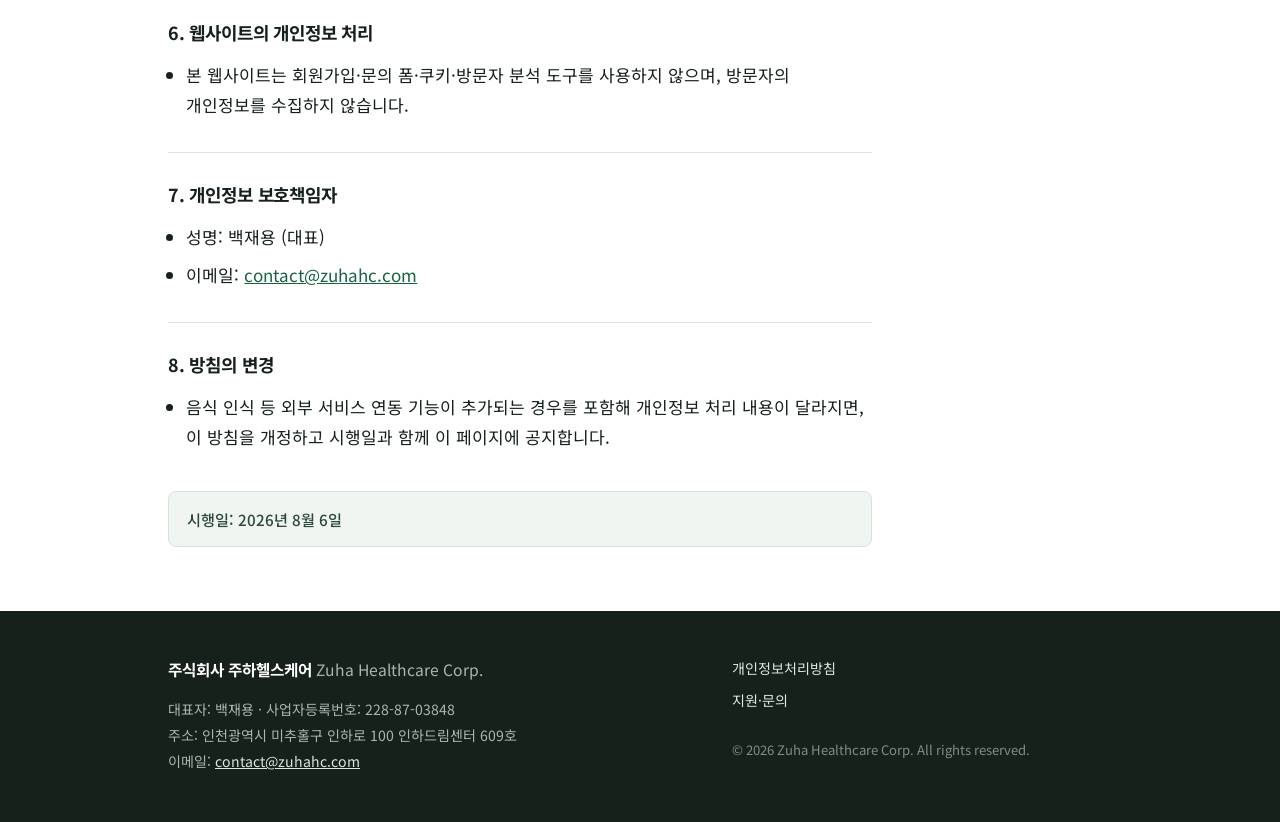
<file: privacy/v1/index.html>
<!doctype html>
<html lang="ko">
<head>
  <meta charset="utf-8">
  <meta name="viewport" content="width=device-width, initial-scale=1">
  <meta name="theme-color" content="#FFFFFF">
  <meta name="robots" content="noindex">
  <title>개인정보처리방침 (이전 버전 v1) — 주하헬스케어</title>
  <meta name="description" content="OneBite 앱과 주하헬스케어 웹사이트의 개인정보 처리에 관한 안내입니다. (2026-09-22까지 적용된 이전 버전 v1)">
  <link rel="canonical" href="https://zuhahc.com/privacy/v1/">
  <meta property="og:title" content="개인정보처리방침 (이전 버전 v1) — 주하헬스케어">
  <meta property="og:description" content="OneBite 앱과 주하헬스케어 웹사이트의 개인정보 처리에 관한 안내입니다. (2026-09-22까지 적용된 이전 버전 v1)">
  <meta property="og:type" content="website">
  <meta property="og:url" content="https://zuhahc.com/privacy/v1/">
  <meta property="og:image" content="https://zuhahc.com/assets/og-image.png">
  <link rel="icon" href="/assets/favicon.png" type="image/png" sizes="96x96">
  <link rel="apple-touch-icon" href="/assets/apple-touch-icon.png">
  <link rel="preconnect" href="https://fonts.googleapis.com">
  <link rel="preconnect" href="https://fonts.gstatic.com" crossorigin>
  <link href="https://fonts.googleapis.com/css2?family=Noto+Sans+KR:wght@400;500;700&display=swap" rel="stylesheet">
  <link rel="stylesheet" href="/assets/style.css">
</head>
<body>
  <header class="site-header">
    <div class="wrap">
      <a class="logo" href="/">
        <img class="logo-mark" src="/assets/logo.png" width="30" height="30" alt="" aria-hidden="true">
        주하헬스케어
        <span class="logo-en" lang="en">Zuha Healthcare</span>
      </a>
      <nav aria-label="주요 메뉴">
        <a href="/#service">서비스</a>
        <a href="/#company">회사</a>
        <a href="/#contact">문의</a>
      </nav>
    </div>
  </header>

  <main class="page wrap">
    <a class="back-link" href="/">← 홈으로</a>
    <p class="notice-banner">이 문서는 2026-09-22까지 적용된 이전 버전입니다. <a href="/privacy/">→ 현행 개인정보처리방침 보기</a></p>
    <p class="eyebrow">법적 고지</p>
    <h1>개인정보처리방침</h1>
    <p class="intro">주식회사 주하헬스케어(이하 "회사")는 「개인정보 보호법」 등 관계 법령을 준수하며, 회사가 개발·제공하는 모바일 애플리케이션 OneBite(오늘한입, 이하 "앱")와 웹사이트(zuhahc.com)에서의 개인정보 처리에 관한 사항을 아래와 같이 안내합니다.</p>

    <div class="page-body">
      <h2>1. 처리하는 정보와 저장 위치</h2>
      <ul>
        <li>앱은 회원가입과 계정 기능이 없으며, 이름·이메일·전화번호 등 개인 식별정보를 수집하지 않습니다.</li>
        <li>앱에서 촬영한 사진, 촬영 부가정보(촬영 시각, 사용한 촬영 설정 등), 앱 사용 기록(이벤트 로그)은 모두 이용자 기기 내부에만 저장되며, 회사 서버로 자동 전송되지 않습니다.</li>
        <li>위치 정보: 이용자가 앱에서 별도로 동의한 경우에만, 촬영 위치가 사진의 부가정보로 기기 내에 기록됩니다. 동의하지 않아도 앱의 다른 기능 이용에는 제한이 없습니다.</li>
      </ul>

      <h2>2. 진단 데이터의 전송 (테스트 버전 한정)</h2>
      <ul>
        <li>현재 앱은 비공개 테스트(알파) 단계입니다. 이용자가 앱 안의 '진단 데이터 보내기' 기능을 직접 실행한 경우에 한해, 앱 동작 기록이 담긴 로그 파일이 오류 확인과 품질 개선 목적으로 회사에 전달됩니다.</li>
        <li>전달된 로그 파일은 목적 달성 후 지체 없이 파기하며, 보관 기간은 수신일로부터 최대 90일입니다.</li>
      </ul>

      <h2>3. 보유 및 이용 기간</h2>
      <ul>
        <li>기기 내에만 저장되는 데이터는 회사가 보유하지 않으며, 이용자가 앱을 삭제하면 함께 삭제됩니다.</li>
        <li>회사가 수신한 진단 로그는 제2조의 기간을 따릅니다.</li>
      </ul>

      <h2>4. 제3자 제공 및 처리위탁</h2>
      <ul>
        <li>회사는 개인정보를 제3자에게 제공하지 않으며, 개인정보 처리를 외부에 위탁하지 않습니다.</li>
      </ul>

      <h2>5. 이용자의 권리와 행사 방법</h2>
      <ul>
        <li>앱의 데이터는 이용자 기기에만 저장되므로, 이용자는 앱 안에서 직접 확인·삭제할 수 있으며 앱을 삭제하면 모든 데이터가 함께 삭제됩니다.</li>
        <li>회사에 전달된 진단 로그의 삭제를 원하시면 아래 연락처로 요청하실 수 있으며, 회사는 지체 없이 파기합니다.</li>
      </ul>

      <h2>6. 웹사이트의 개인정보 처리</h2>
      <ul>
        <li>본 웹사이트는 회원가입·문의 폼·쿠키·방문자 분석 도구를 사용하지 않으며, 방문자의 개인정보를 수집하지 않습니다.</li>
      </ul>

      <h2>7. 개인정보 보호책임자</h2>
      <ul>
        <li>성명: 백재용 (대표)</li>
        <li>이메일: <a href="mailto:contact@zuhahc.com">contact@zuhahc.com</a></li>
      </ul>

      <h2>8. 방침의 변경</h2>
      <ul>
        <li>음식 인식 등 외부 서비스 연동 기능이 추가되는 경우를 포함해 개인정보 처리 내용이 달라지면, 이 방침을 개정하고 시행일과 함께 이 페이지에 공지합니다.</li>
      </ul>

      <p class="effective-date">시행일: 2026년 8월 6일</p>
    </div>
  </main>

  <footer class="site-footer">
    <div class="wrap">
      <div>
        <p class="corp-name">주식회사 주하헬스케어 <span lang="en">Zuha Healthcare Corp.</span></p>
        <p>대표자: 백재용 · 사업자등록번호: 228-87-03848</p>
        <p>주소: 인천광역시 미추홀구 인하로 100 인하드림센터 609호</p>
        <p>이메일: <a href="mailto:contact@zuhahc.com">contact@zuhahc.com</a></p>
      </div>
      <div class="footer-links">
        <a href="/privacy/">개인정보처리방침</a>
        <a href="/support/">지원·문의</a>
        <p class="copyright" lang="en">© 2026 Zuha Healthcare Corp. All rights reserved.</p>
      </div>
    </div>
  </footer>
</body>
</html>
</file>
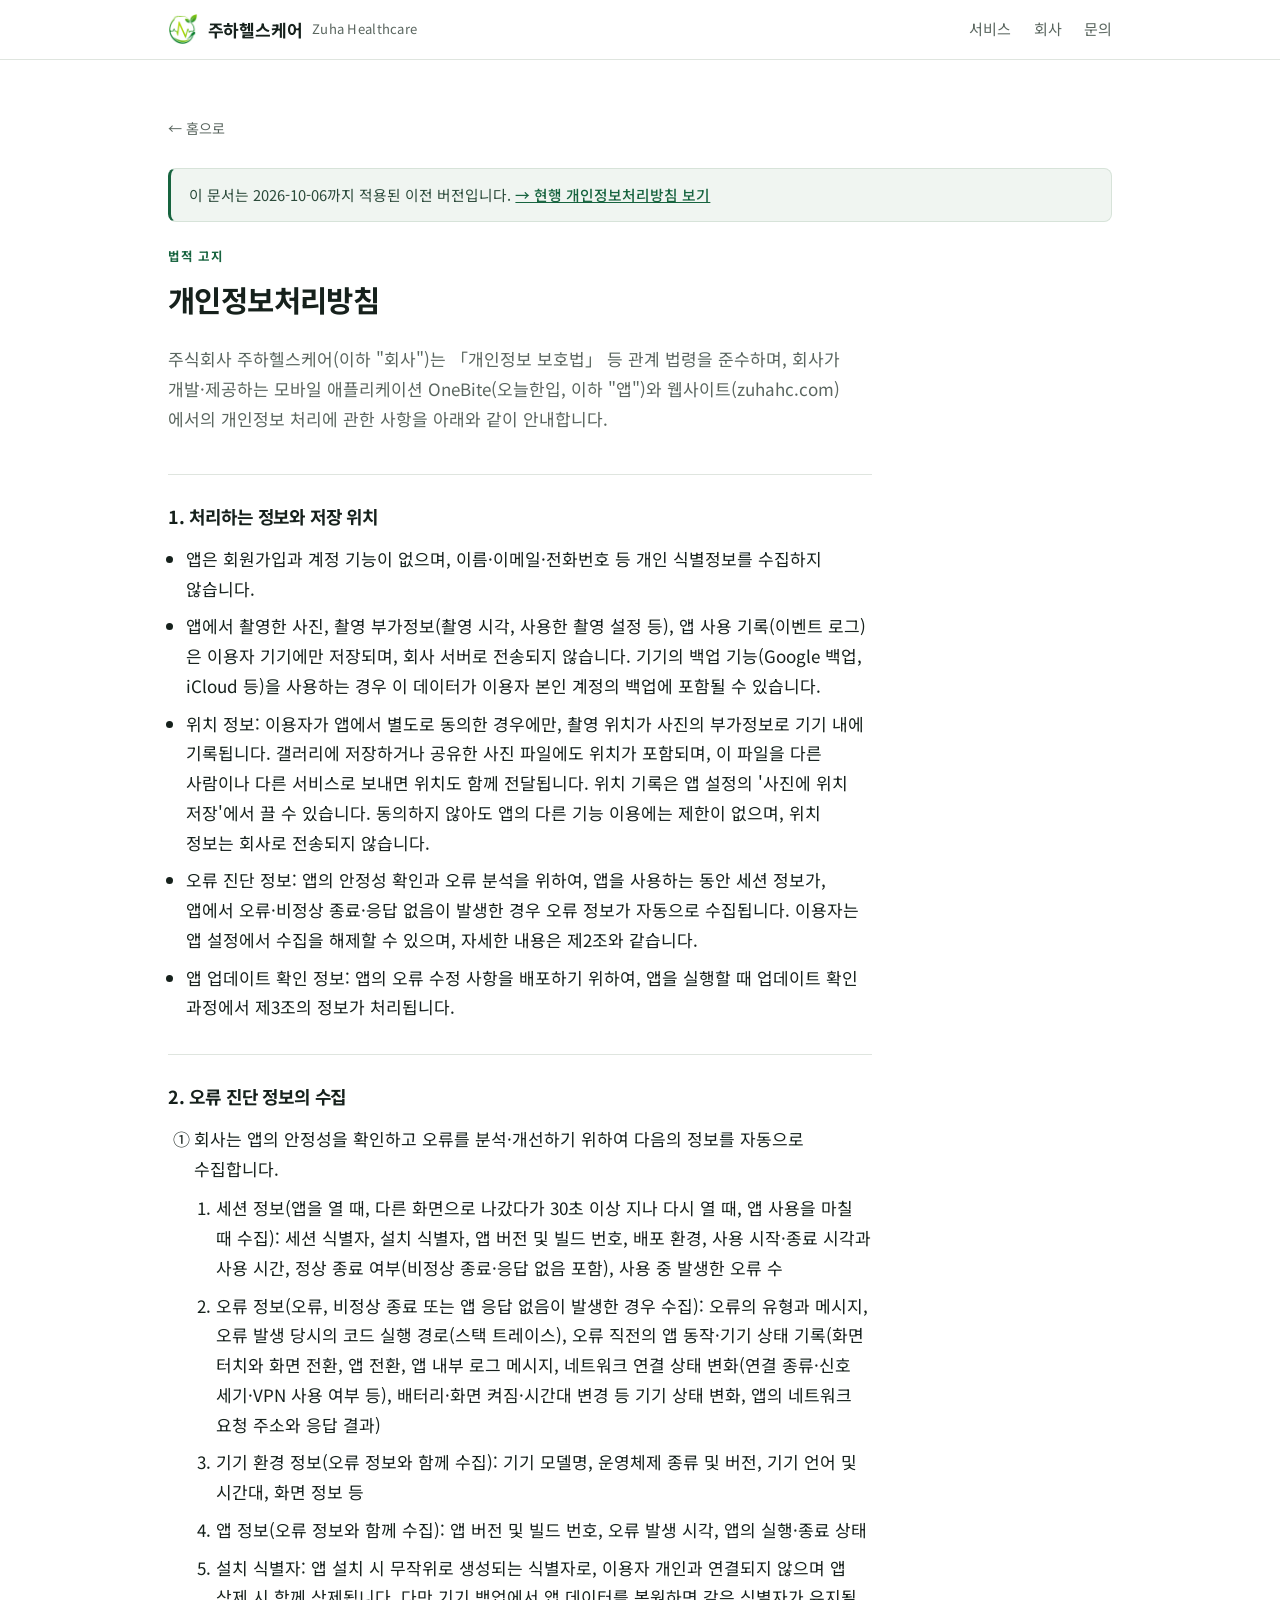
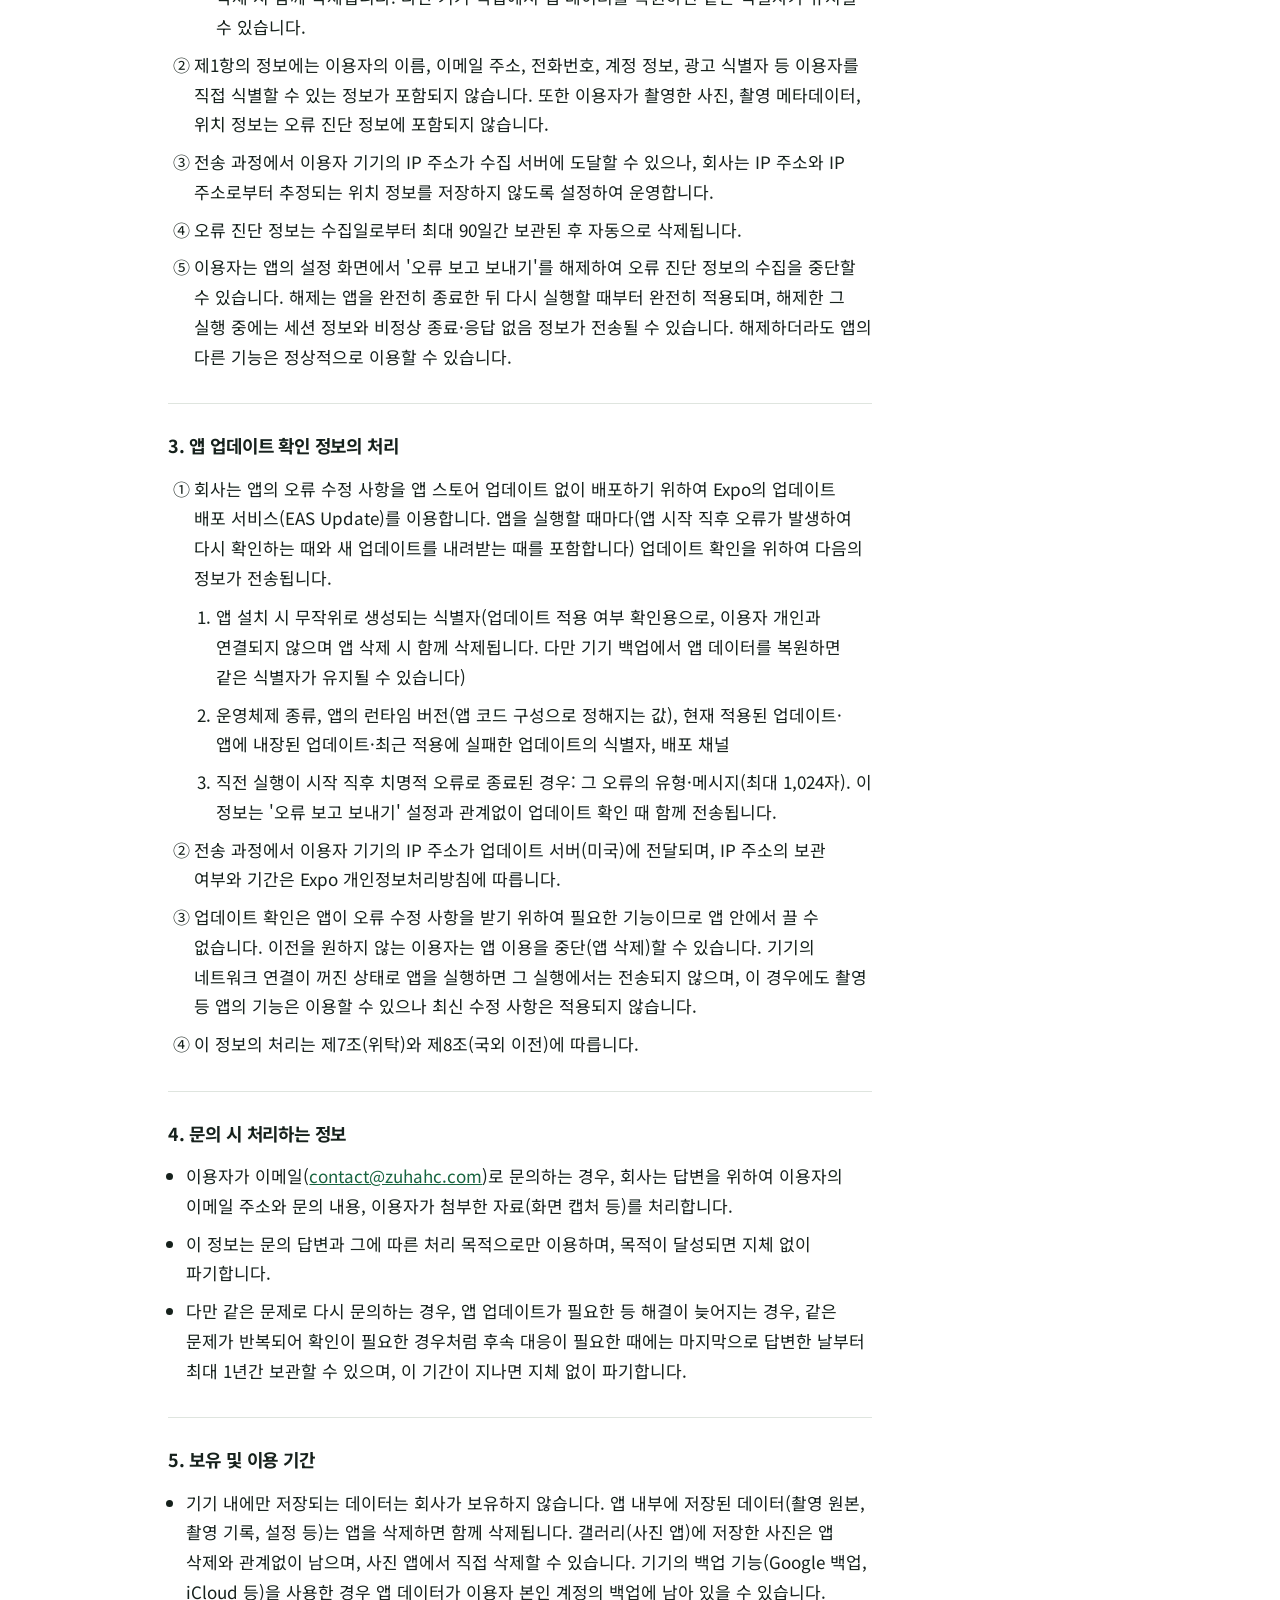
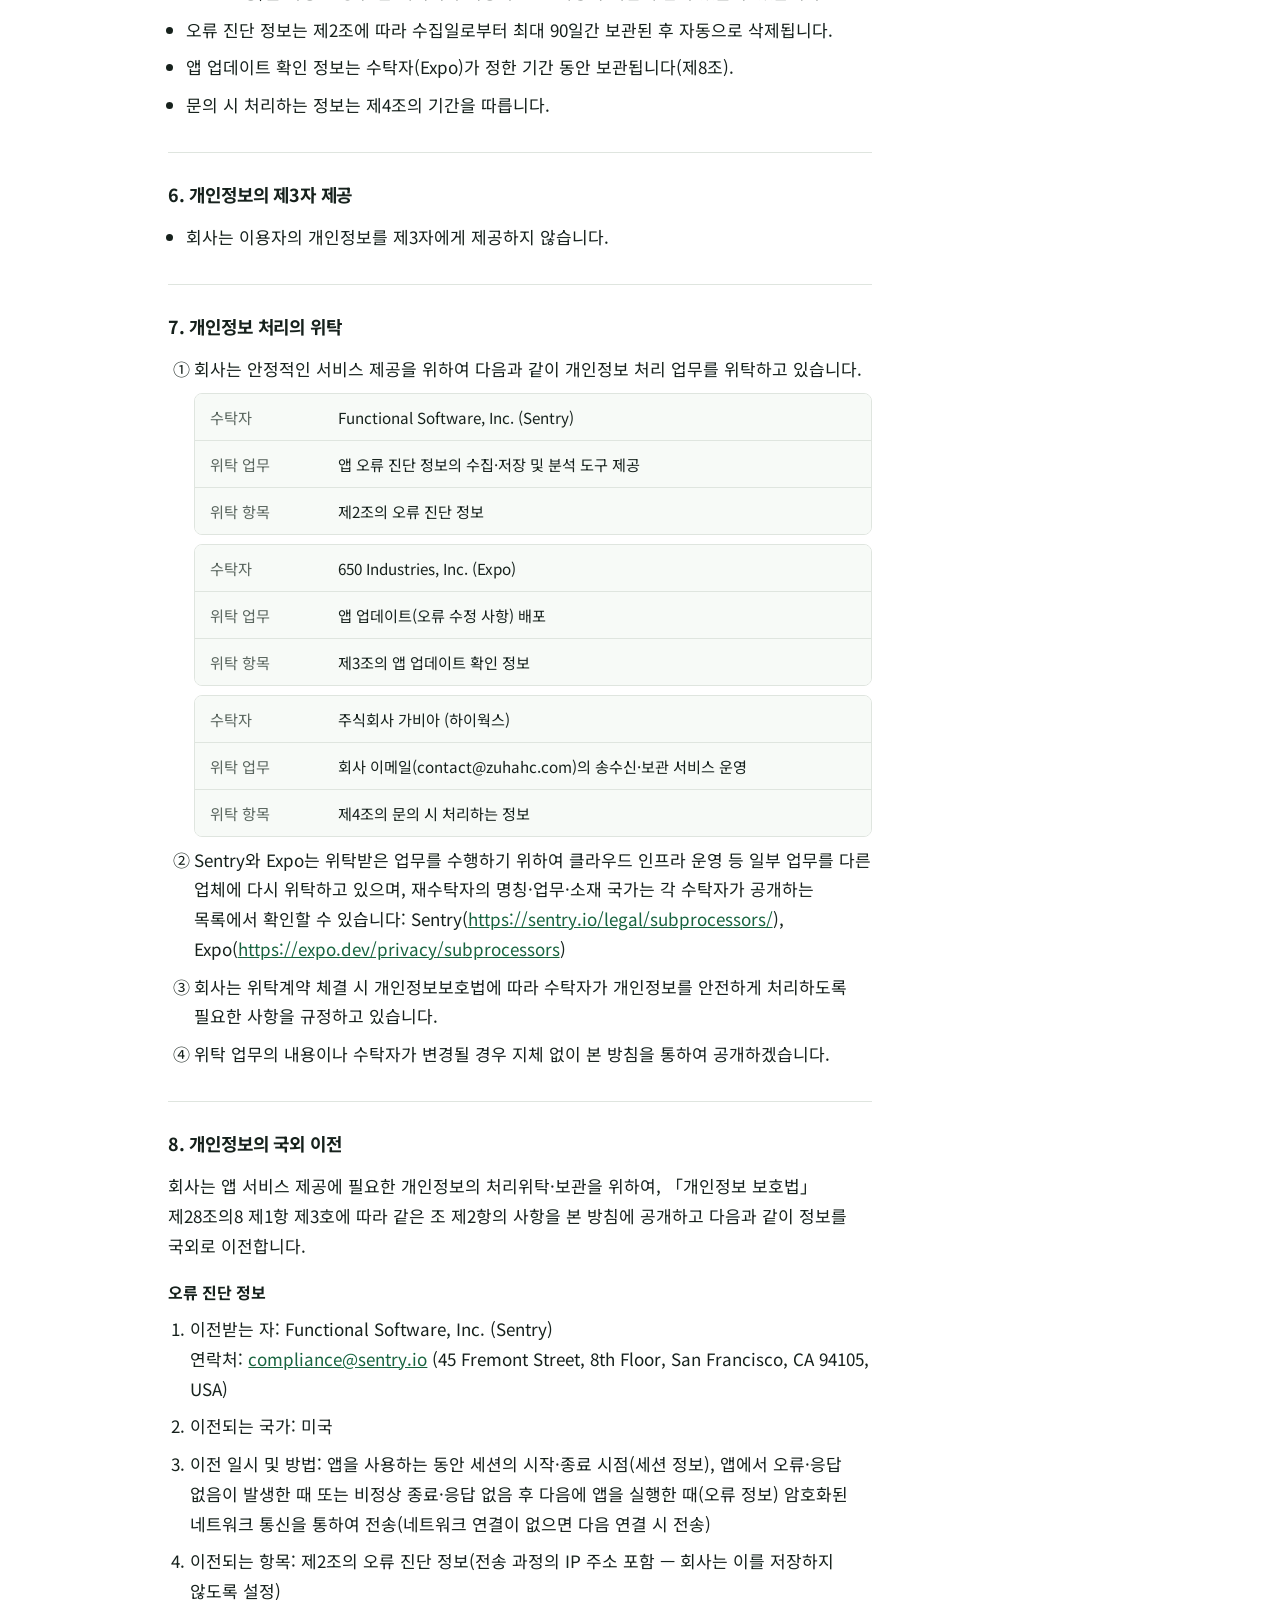
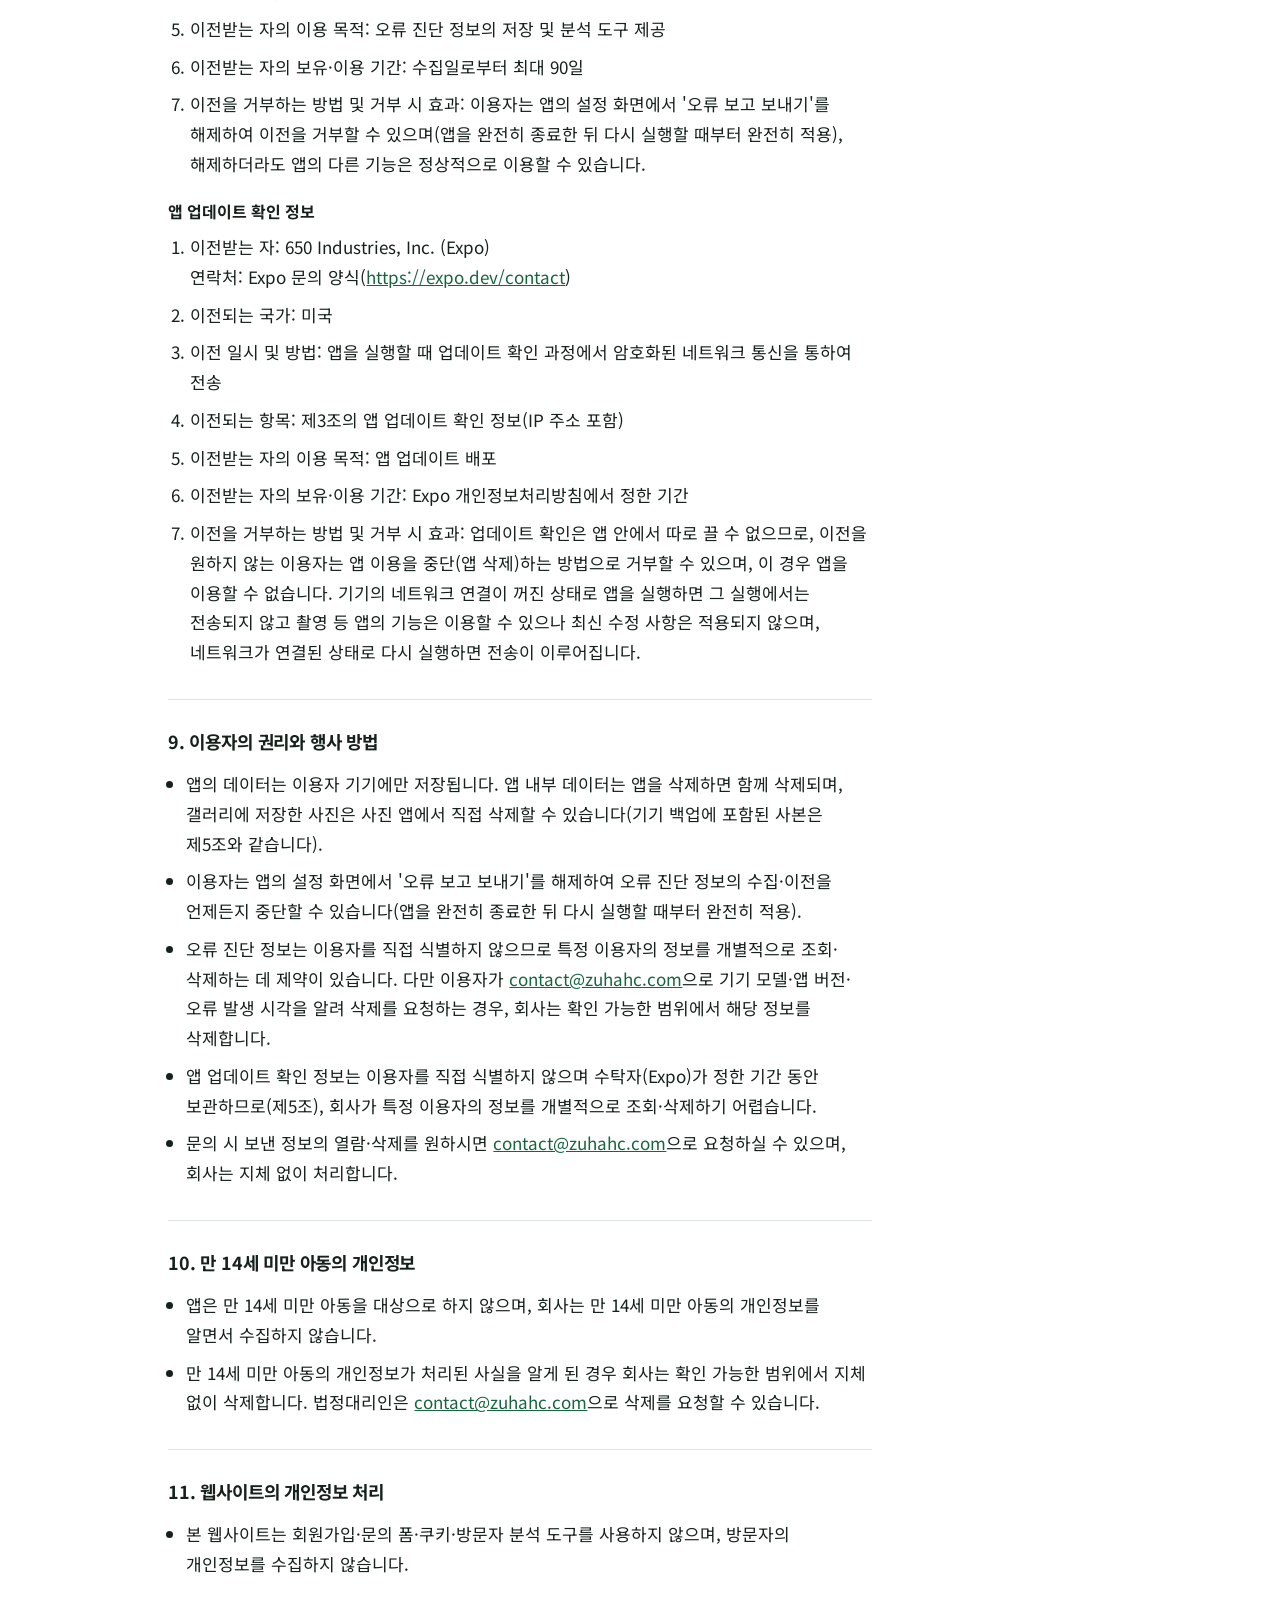
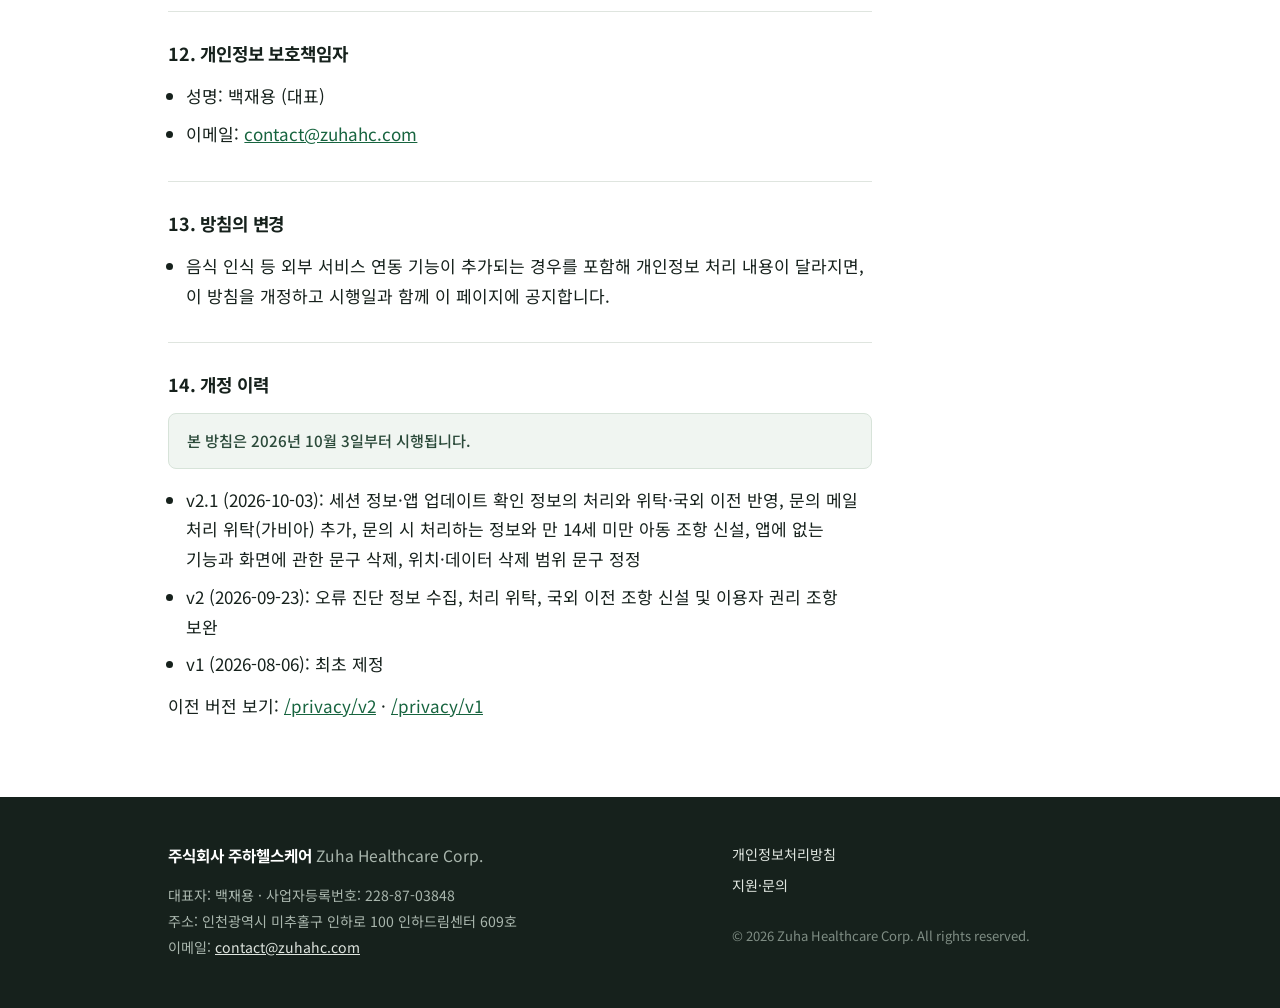
<file: privacy/v2.1/index.html>
<!doctype html>
<html lang="ko">
<head>
  <meta charset="utf-8">
  <meta name="viewport" content="width=device-width, initial-scale=1">
  <meta name="theme-color" content="#FFFFFF">
  <meta name="robots" content="noindex">
  <title>개인정보처리방침 (이전 버전 v2.1) — 주하헬스케어</title>
  <meta name="description" content="OneBite 앱과 주하헬스케어 웹사이트의 개인정보 처리에 관한 안내입니다. (2026-10-06까지 적용된 이전 버전 v2.1)">
  <link rel="canonical" href="https://zuhahc.com/privacy/v2.1/">
  <meta property="og:title" content="개인정보처리방침 (이전 버전 v2.1) — 주하헬스케어">
  <meta property="og:description" content="OneBite 앱과 주하헬스케어 웹사이트의 개인정보 처리에 관한 안내입니다. (2026-10-06까지 적용된 이전 버전 v2.1)">
  <meta property="og:type" content="website">
  <meta property="og:url" content="https://zuhahc.com/privacy/v2.1/">
  <meta property="og:image" content="https://zuhahc.com/assets/og-image.png">
  <link rel="icon" href="/assets/favicon.png" type="image/png" sizes="96x96">
  <link rel="apple-touch-icon" href="/assets/apple-touch-icon.png">
  <link rel="preconnect" href="https://fonts.googleapis.com">
  <link rel="preconnect" href="https://fonts.gstatic.com" crossorigin>
  <link href="https://fonts.googleapis.com/css2?family=Noto+Sans+KR:wght@400;500;700&display=swap" rel="stylesheet">
  <link rel="stylesheet" href="/assets/style.css">
</head>
<body>
  <header class="site-header">
    <div class="wrap">
      <a class="logo" href="/">
        <img class="logo-mark" src="/assets/logo.png" width="30" height="30" alt="" aria-hidden="true">
        주하헬스케어
        <span class="logo-en" lang="en">Zuha Healthcare</span>
      </a>
      <nav aria-label="주요 메뉴">
        <a href="/#service">서비스</a>
        <a href="/#company">회사</a>
        <a href="/#contact">문의</a>
      </nav>
    </div>
  </header>

  <main class="page wrap">
    <a class="back-link" href="/">← 홈으로</a>
    <p class="notice-banner">이 문서는 2026-10-06까지 적용된 이전 버전입니다. <a href="/privacy/">→ 현행 개인정보처리방침 보기</a></p>
    <p class="eyebrow">법적 고지</p>
    <h1>개인정보처리방침</h1>
    <p class="intro">주식회사 주하헬스케어(이하 "회사")는 「개인정보 보호법」 등 관계 법령을 준수하며, 회사가 개발·제공하는 모바일 애플리케이션 OneBite(오늘한입, 이하 "앱")와 웹사이트(zuhahc.com)에서의 개인정보 처리에 관한 사항을 아래와 같이 안내합니다.</p>

    <div class="page-body">
      <h2>1. 처리하는 정보와 저장 위치</h2>
      <ul>
        <li>앱은 회원가입과 계정 기능이 없으며, 이름·이메일·전화번호 등 개인 식별정보를 수집하지 않습니다.</li>
        <li>앱에서 촬영한 사진, 촬영 부가정보(촬영 시각, 사용한 촬영 설정 등), 앱 사용 기록(이벤트 로그)은 이용자 기기에만 저장되며, 회사 서버로 전송되지 않습니다. 기기의 백업 기능(Google 백업, iCloud 등)을 사용하는 경우 이 데이터가 이용자 본인 계정의 백업에 포함될 수 있습니다.</li>
        <li>위치 정보: 이용자가 앱에서 별도로 동의한 경우에만, 촬영 위치가 사진의 부가정보로 기기 내에 기록됩니다. 갤러리에 저장하거나 공유한 사진 파일에도 위치가 포함되며, 이 파일을 다른 사람이나 다른 서비스로 보내면 위치도 함께 전달됩니다. 위치 기록은 앱 설정의 '사진에 위치 저장'에서 끌 수 있습니다. 동의하지 않아도 앱의 다른 기능 이용에는 제한이 없으며, 위치 정보는 회사로 전송되지 않습니다.</li>
        <li>오류 진단 정보: 앱의 안정성 확인과 오류 분석을 위하여, 앱을 사용하는 동안 세션 정보가, 앱에서 오류·비정상 종료·응답 없음이 발생한 경우 오류 정보가 자동으로 수집됩니다. 이용자는 앱 설정에서 수집을 해제할 수 있으며, 자세한 내용은 제2조와 같습니다.</li>
        <li>앱 업데이트 확인 정보: 앱의 오류 수정 사항을 배포하기 위하여, 앱을 실행할 때 업데이트 확인 과정에서 제3조의 정보가 처리됩니다.</li>
      </ul>

      <h2 id="diagnostics">2. 오류 진단 정보의 수집</h2>
      <ol class="clauses">
        <li>회사는 앱의 안정성을 확인하고 오류를 분석·개선하기 위하여 다음의 정보를 자동으로 수집합니다.
          <ol class="items">
            <li>세션 정보(앱을 열 때, 다른 화면으로 나갔다가 30초 이상 지나 다시 열 때, 앱 사용을 마칠 때 수집): 세션 식별자, 설치 식별자, 앱 버전 및 빌드 번호, 배포 환경, 사용 시작·종료 시각과 사용 시간, 정상 종료 여부(비정상 종료·응답 없음 포함), 사용 중 발생한 오류 수</li>
            <li>오류 정보(오류, 비정상 종료 또는 앱 응답 없음이 발생한 경우 수집): 오류의 유형과 메시지, 오류 발생 당시의 코드 실행 경로(스택 트레이스), 오류 직전의 앱 동작·기기 상태 기록(화면 터치와 화면 전환, 앱 전환, 앱 내부 로그 메시지, 네트워크 연결 상태 변화(연결 종류·신호 세기·VPN 사용 여부 등), 배터리·화면 켜짐·시간대 변경 등 기기 상태 변화, 앱의 네트워크 요청 주소와 응답 결과)</li>
            <li>기기 환경 정보(오류 정보와 함께 수집): 기기 모델명, 운영체제 종류 및 버전, 기기 언어 및 시간대, 화면 정보 등</li>
            <li>앱 정보(오류 정보와 함께 수집): 앱 버전 및 빌드 번호, 오류 발생 시각, 앱의 실행·종료 상태</li>
            <li>설치 식별자: 앱 설치 시 무작위로 생성되는 식별자로, 이용자 개인과 연결되지 않으며 앱 삭제 시 함께 삭제됩니다. 다만 기기 백업에서 앱 데이터를 복원하면 같은 식별자가 유지될 수 있습니다.</li>
          </ol>
        </li>
        <li>제1항의 정보에는 이용자의 이름, 이메일 주소, 전화번호, 계정 정보, 광고 식별자 등 이용자를 직접 식별할 수 있는 정보가 포함되지 않습니다. 또한 이용자가 촬영한 사진, 촬영 메타데이터, 위치 정보는 오류 진단 정보에 포함되지 않습니다.</li>
        <li>전송 과정에서 이용자 기기의 IP 주소가 수집 서버에 도달할 수 있으나, 회사는 IP 주소와 IP 주소로부터 추정되는 위치 정보를 저장하지 않도록 설정하여 운영합니다.</li>
        <li>오류 진단 정보는 수집일로부터 최대 90일간 보관된 후 자동으로 삭제됩니다.</li>
        <li>이용자는 앱의 설정 화면에서 '오류 보고 보내기'를 해제하여 오류 진단 정보의 수집을 중단할 수 있습니다. 해제는 앱을 완전히 종료한 뒤 다시 실행할 때부터 완전히 적용되며, 해제한 그 실행 중에는 세션 정보와 비정상 종료·응답 없음 정보가 전송될 수 있습니다. 해제하더라도 앱의 다른 기능은 정상적으로 이용할 수 있습니다.</li>
      </ol>

      <h2 id="updates">3. 앱 업데이트 확인 정보의 처리</h2>
      <ol class="clauses">
        <li>회사는 앱의 오류 수정 사항을 앱 스토어 업데이트 없이 배포하기 위하여 Expo의 업데이트 배포 서비스(EAS Update)를 이용합니다. 앱을 실행할 때마다(앱 시작 직후 오류가 발생하여 다시 확인하는 때와 새 업데이트를 내려받는 때를 포함합니다) 업데이트 확인을 위하여 다음의 정보가 전송됩니다.
          <ol class="items">
            <li>앱 설치 시 무작위로 생성되는 식별자(업데이트 적용 여부 확인용으로, 이용자 개인과 연결되지 않으며 앱 삭제 시 함께 삭제됩니다. 다만 기기 백업에서 앱 데이터를 복원하면 같은 식별자가 유지될 수 있습니다)</li>
            <li>운영체제 종류, 앱의 런타임 버전(앱 코드 구성으로 정해지는 값), 현재 적용된 업데이트·앱에 내장된 업데이트·최근 적용에 실패한 업데이트의 식별자, 배포 채널</li>
            <li>직전 실행이 시작 직후 치명적 오류로 종료된 경우: 그 오류의 유형·메시지(최대 1,024자). 이 정보는 '오류 보고 보내기' 설정과 관계없이 업데이트 확인 때 함께 전송됩니다.</li>
          </ol>
        </li>
        <li>전송 과정에서 이용자 기기의 IP 주소가 업데이트 서버(미국)에 전달되며, IP 주소의 보관 여부와 기간은 Expo 개인정보처리방침에 따릅니다.</li>
        <li>업데이트 확인은 앱이 오류 수정 사항을 받기 위하여 필요한 기능이므로 앱 안에서 끌 수 없습니다. 이전을 원하지 않는 이용자는 앱 이용을 중단(앱 삭제)할 수 있습니다. 기기의 네트워크 연결이 꺼진 상태로 앱을 실행하면 그 실행에서는 전송되지 않으며, 이 경우에도 촬영 등 앱의 기능은 이용할 수 있으나 최신 수정 사항은 적용되지 않습니다.</li>
        <li>이 정보의 처리는 제7조(위탁)와 제8조(국외 이전)에 따릅니다.</li>
      </ol>

      <h2>4. 문의 시 처리하는 정보</h2>
      <ul>
        <li>이용자가 이메일(<a href="mailto:contact@zuhahc.com">contact@zuhahc.com</a>)로 문의하는 경우, 회사는 답변을 위하여 이용자의 이메일 주소와 문의 내용, 이용자가 첨부한 자료(화면 캡처 등)를 처리합니다.</li>
        <li>이 정보는 문의 답변과 그에 따른 처리 목적으로만 이용하며, 목적이 달성되면 지체 없이 파기합니다.</li>
        <li>다만 같은 문제로 다시 문의하는 경우, 앱 업데이트가 필요한 등 해결이 늦어지는 경우, 같은 문제가 반복되어 확인이 필요한 경우처럼 후속 대응이 필요한 때에는 마지막으로 답변한 날부터 최대 1년간 보관할 수 있으며, 이 기간이 지나면 지체 없이 파기합니다.</li>
      </ul>

      <h2>5. 보유 및 이용 기간</h2>
      <ul>
        <li>기기 내에만 저장되는 데이터는 회사가 보유하지 않습니다. 앱 내부에 저장된 데이터(촬영 원본, 촬영 기록, 설정 등)는 앱을 삭제하면 함께 삭제됩니다. 갤러리(사진 앱)에 저장한 사진은 앱 삭제와 관계없이 남으며, 사진 앱에서 직접 삭제할 수 있습니다. 기기의 백업 기능(Google 백업, iCloud 등)을 사용한 경우 앱 데이터가 이용자 본인 계정의 백업에 남아 있을 수 있습니다.</li>
        <li>오류 진단 정보는 제2조에 따라 수집일로부터 최대 90일간 보관된 후 자동으로 삭제됩니다.</li>
        <li>앱 업데이트 확인 정보는 수탁자(Expo)가 정한 기간 동안 보관됩니다(제8조).</li>
        <li>문의 시 처리하는 정보는 제4조의 기간을 따릅니다.</li>
      </ul>

      <h2>6. 개인정보의 제3자 제공</h2>
      <ul>
        <li>회사는 이용자의 개인정보를 제3자에게 제공하지 않습니다.</li>
      </ul>

      <h2>7. 개인정보 처리의 위탁</h2>
      <ol class="clauses">
        <li>회사는 안정적인 서비스 제공을 위하여 다음과 같이 개인정보 처리 업무를 위탁하고 있습니다.
          <dl class="kv">
            <div><dt>수탁자</dt><dd>Functional Software, Inc. (Sentry)</dd></div>
            <div><dt>위탁 업무</dt><dd>앱 오류 진단 정보의 수집·저장 및 분석 도구 제공</dd></div>
            <div><dt>위탁 항목</dt><dd>제2조의 오류 진단 정보</dd></div>
          </dl>
          <dl class="kv">
            <div><dt>수탁자</dt><dd>650 Industries, Inc. (Expo)</dd></div>
            <div><dt>위탁 업무</dt><dd>앱 업데이트(오류 수정 사항) 배포</dd></div>
            <div><dt>위탁 항목</dt><dd>제3조의 앱 업데이트 확인 정보</dd></div>
          </dl>
          <dl class="kv">
            <div><dt>수탁자</dt><dd>주식회사 가비아 (하이웍스)</dd></div>
            <div><dt>위탁 업무</dt><dd>회사 이메일(contact@zuhahc.com)의 송수신·보관 서비스 운영</dd></div>
            <div><dt>위탁 항목</dt><dd>제4조의 문의 시 처리하는 정보</dd></div>
          </dl>
        </li>
        <li>Sentry와 Expo는 위탁받은 업무를 수행하기 위하여 클라우드 인프라 운영 등 일부 업무를 다른 업체에 다시 위탁하고 있으며, 재수탁자의 명칭·업무·소재 국가는 각 수탁자가 공개하는 목록에서 확인할 수 있습니다: Sentry(<a href="https://sentry.io/legal/subprocessors/" rel="noopener">https://sentry.io/legal/subprocessors/</a>), Expo(<a href="https://expo.dev/privacy/subprocessors" rel="noopener">https://expo.dev/privacy/subprocessors</a>)</li>
        <li>회사는 위탁계약 체결 시 개인정보보호법에 따라 수탁자가 개인정보를 안전하게 처리하도록 필요한 사항을 규정하고 있습니다.</li>
        <li>위탁 업무의 내용이나 수탁자가 변경될 경우 지체 없이 본 방침을 통하여 공개하겠습니다.</li>
      </ol>

      <h2>8. 개인정보의 국외 이전</h2>
      <p>회사는 앱 서비스 제공에 필요한 개인정보의 처리위탁·보관을 위하여, 「개인정보 보호법」 제28조의8 제1항 제3호에 따라 같은 조 제2항의 사항을 본 방침에 공개하고 다음과 같이 정보를 국외로 이전합니다.</p>
      <h3 class="block-title">오류 진단 정보</h3>
      <ol class="items">
        <li>이전받는 자: Functional Software, Inc. (Sentry)<br>연락처: <a href="mailto:compliance@sentry.io">compliance@sentry.io</a> (45 Fremont Street, 8th Floor, San Francisco, CA 94105, USA)</li>
        <li>이전되는 국가: 미국</li>
        <li>이전 일시 및 방법: 앱을 사용하는 동안 세션의 시작·종료 시점(세션 정보), 앱에서 오류·응답 없음이 발생한 때 또는 비정상 종료·응답 없음 후 다음에 앱을 실행한 때(오류 정보) 암호화된 네트워크 통신을 통하여 전송(네트워크 연결이 없으면 다음 연결 시 전송)</li>
        <li>이전되는 항목: 제2조의 오류 진단 정보(전송 과정의 IP 주소 포함 — 회사는 이를 저장하지 않도록 설정)</li>
        <li>이전받는 자의 이용 목적: 오류 진단 정보의 저장 및 분석 도구 제공</li>
        <li>이전받는 자의 보유·이용 기간: 수집일로부터 최대 90일</li>
        <li>이전을 거부하는 방법 및 거부 시 효과: 이용자는 앱의 설정 화면에서 '오류 보고 보내기'를 해제하여 이전을 거부할 수 있으며(앱을 완전히 종료한 뒤 다시 실행할 때부터 완전히 적용), 해제하더라도 앱의 다른 기능은 정상적으로 이용할 수 있습니다.</li>
      </ol>
      <h3 class="block-title">앱 업데이트 확인 정보</h3>
      <ol class="items">
        <li>이전받는 자: 650 Industries, Inc. (Expo)<br>연락처: Expo 문의 양식(<a href="https://expo.dev/contact" rel="noopener">https://expo.dev/contact</a>)</li>
        <li>이전되는 국가: 미국</li>
        <li>이전 일시 및 방법: 앱을 실행할 때 업데이트 확인 과정에서 암호화된 네트워크 통신을 통하여 전송</li>
        <li>이전되는 항목: 제3조의 앱 업데이트 확인 정보(IP 주소 포함)</li>
        <li>이전받는 자의 이용 목적: 앱 업데이트 배포</li>
        <li>이전받는 자의 보유·이용 기간: Expo 개인정보처리방침에서 정한 기간</li>
        <li>이전을 거부하는 방법 및 거부 시 효과: 업데이트 확인은 앱 안에서 따로 끌 수 없으므로, 이전을 원하지 않는 이용자는 앱 이용을 중단(앱 삭제)하는 방법으로 거부할 수 있으며, 이 경우 앱을 이용할 수 없습니다. 기기의 네트워크 연결이 꺼진 상태로 앱을 실행하면 그 실행에서는 전송되지 않고 촬영 등 앱의 기능은 이용할 수 있으나 최신 수정 사항은 적용되지 않으며, 네트워크가 연결된 상태로 다시 실행하면 전송이 이루어집니다.</li>
      </ol>

      <h2>9. 이용자의 권리와 행사 방법</h2>
      <ul>
        <li>앱의 데이터는 이용자 기기에만 저장됩니다. 앱 내부 데이터는 앱을 삭제하면 함께 삭제되며, 갤러리에 저장한 사진은 사진 앱에서 직접 삭제할 수 있습니다(기기 백업에 포함된 사본은 제5조와 같습니다).</li>
        <li>이용자는 앱의 설정 화면에서 '오류 보고 보내기'를 해제하여 오류 진단 정보의 수집·이전을 언제든지 중단할 수 있습니다(앱을 완전히 종료한 뒤 다시 실행할 때부터 완전히 적용).</li>
        <li>오류 진단 정보는 이용자를 직접 식별하지 않으므로 특정 이용자의 정보를 개별적으로 조회·삭제하는 데 제약이 있습니다. 다만 이용자가 <a href="mailto:contact@zuhahc.com">contact@zuhahc.com</a>으로 기기 모델·앱 버전·오류 발생 시각을 알려 삭제를 요청하는 경우, 회사는 확인 가능한 범위에서 해당 정보를 삭제합니다.</li>
        <li>앱 업데이트 확인 정보는 이용자를 직접 식별하지 않으며 수탁자(Expo)가 정한 기간 동안 보관하므로(제5조), 회사가 특정 이용자의 정보를 개별적으로 조회·삭제하기 어렵습니다.</li>
        <li>문의 시 보낸 정보의 열람·삭제를 원하시면 <a href="mailto:contact@zuhahc.com">contact@zuhahc.com</a>으로 요청하실 수 있으며, 회사는 지체 없이 처리합니다.</li>
      </ul>

      <h2>10. 만 14세 미만 아동의 개인정보</h2>
      <ul>
        <li>앱은 만 14세 미만 아동을 대상으로 하지 않으며, 회사는 만 14세 미만 아동의 개인정보를 알면서 수집하지 않습니다.</li>
        <li>만 14세 미만 아동의 개인정보가 처리된 사실을 알게 된 경우 회사는 확인 가능한 범위에서 지체 없이 삭제합니다. 법정대리인은 <a href="mailto:contact@zuhahc.com">contact@zuhahc.com</a>으로 삭제를 요청할 수 있습니다.</li>
      </ul>

      <h2>11. 웹사이트의 개인정보 처리</h2>
      <ul>
        <li>본 웹사이트는 회원가입·문의 폼·쿠키·방문자 분석 도구를 사용하지 않으며, 방문자의 개인정보를 수집하지 않습니다.</li>
      </ul>

      <h2>12. 개인정보 보호책임자</h2>
      <ul>
        <li>성명: 백재용 (대표)</li>
        <li>이메일: <a href="mailto:contact@zuhahc.com">contact@zuhahc.com</a></li>
      </ul>

      <h2>13. 방침의 변경</h2>
      <ul>
        <li>음식 인식 등 외부 서비스 연동 기능이 추가되는 경우를 포함해 개인정보 처리 내용이 달라지면, 이 방침을 개정하고 시행일과 함께 이 페이지에 공지합니다.</li>
      </ul>

      <h2>14. 개정 이력</h2>
      <p class="effective-date">본 방침은 2026년 10월 3일부터 시행됩니다.</p>
      <ul class="history">
        <li>v2.1 (2026-10-03): 세션 정보·앱 업데이트 확인 정보의 처리와 위탁·국외 이전 반영, 문의 메일 처리 위탁(가비아) 추가, 문의 시 처리하는 정보와 만 14세 미만 아동 조항 신설, 앱에 없는 기능과 화면에 관한 문구 삭제, 위치·데이터 삭제 범위 문구 정정</li>
        <li>v2 (2026-09-23): 오류 진단 정보 수집, 처리 위탁, 국외 이전 조항 신설 및 이용자 권리 조항 보완</li>
        <li>v1 (2026-08-06): 최초 제정</li>
      </ul>
      <p>이전 버전 보기: <a href="/privacy/v2/">/privacy/v2</a> · <a href="/privacy/v1/">/privacy/v1</a></p>
    </div>
  </main>

  <footer class="site-footer">
    <div class="wrap">
      <div>
        <p class="corp-name">주식회사 주하헬스케어 <span lang="en">Zuha Healthcare Corp.</span></p>
        <p>대표자: 백재용 · 사업자등록번호: 228-87-03848</p>
        <p>주소: 인천광역시 미추홀구 인하로 100 인하드림센터 609호</p>
        <p>이메일: <a href="mailto:contact@zuhahc.com">contact@zuhahc.com</a></p>
      </div>
      <div class="footer-links">
        <a href="/privacy/">개인정보처리방침</a>
        <a href="/support/">지원·문의</a>
        <p class="copyright" lang="en">© 2026 Zuha Healthcare Corp. All rights reserved.</p>
      </div>
    </div>
  </footer>
</body>
</html>
</file>
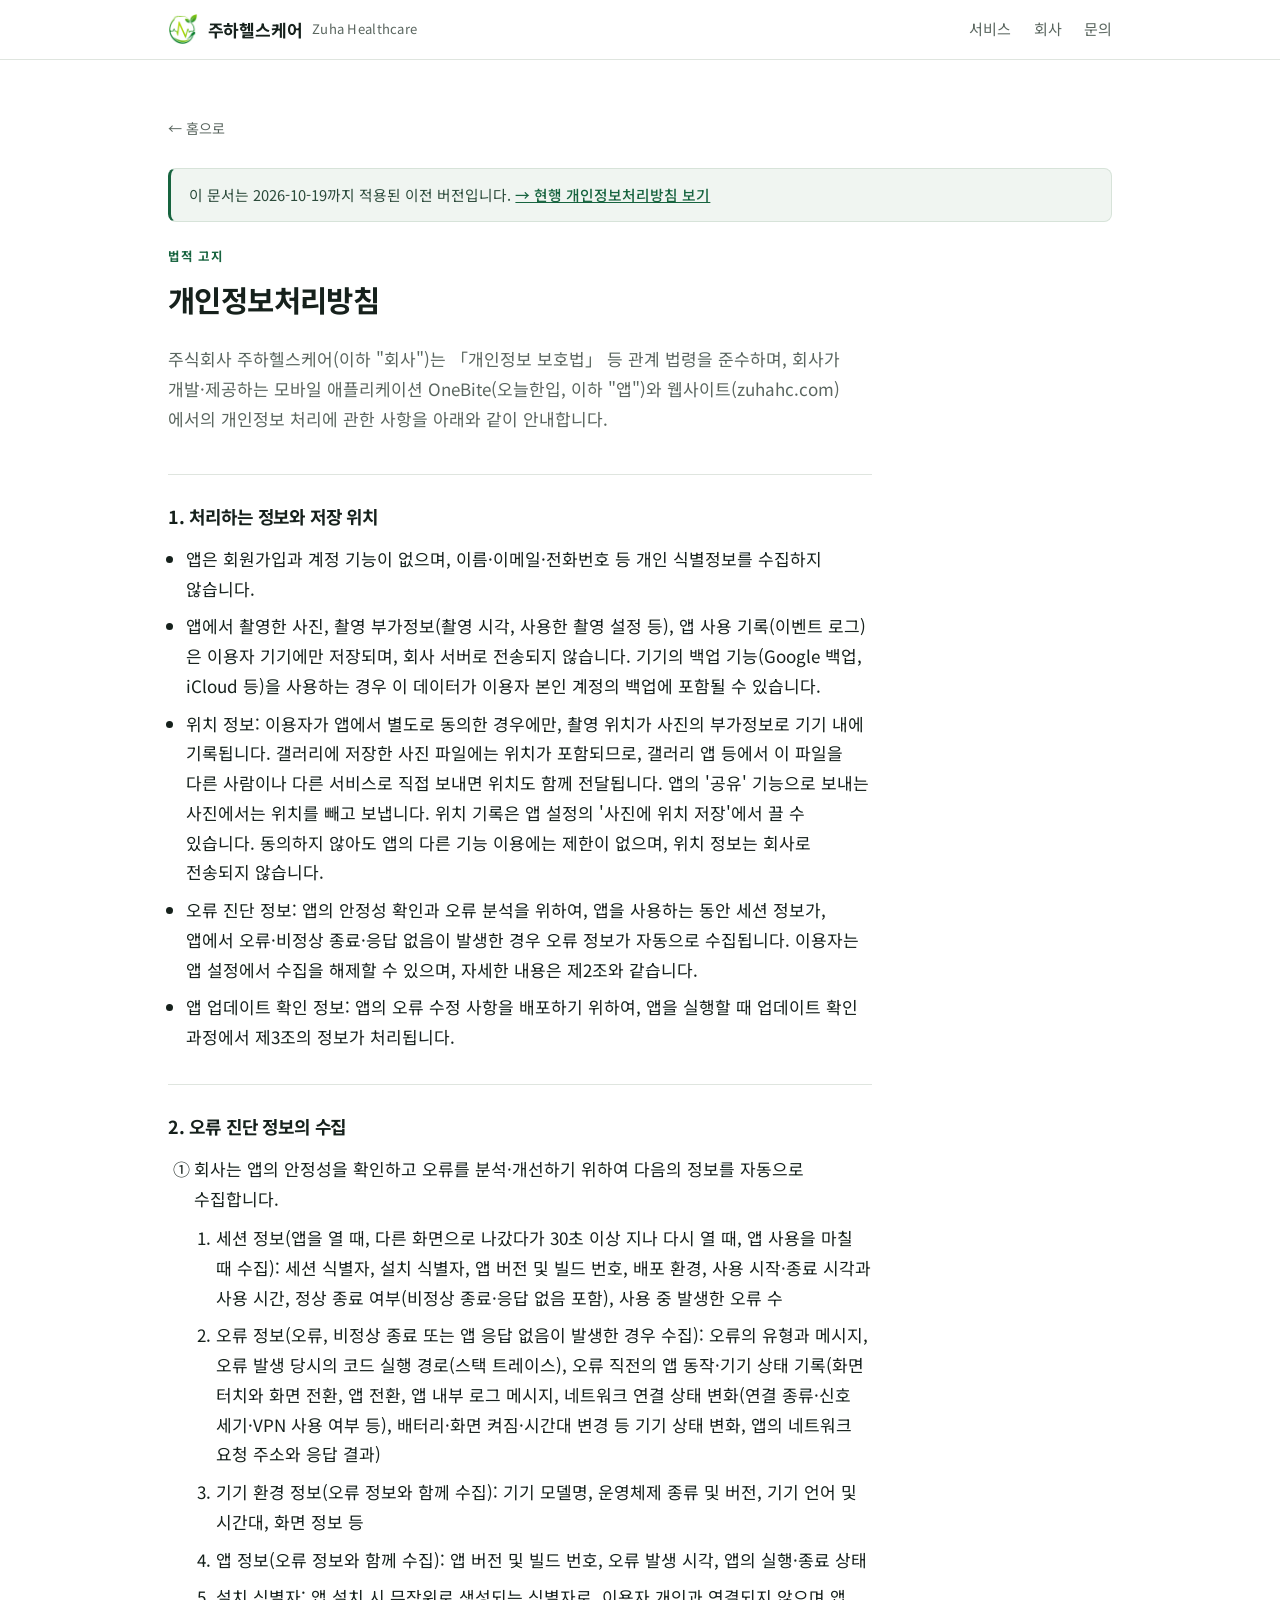
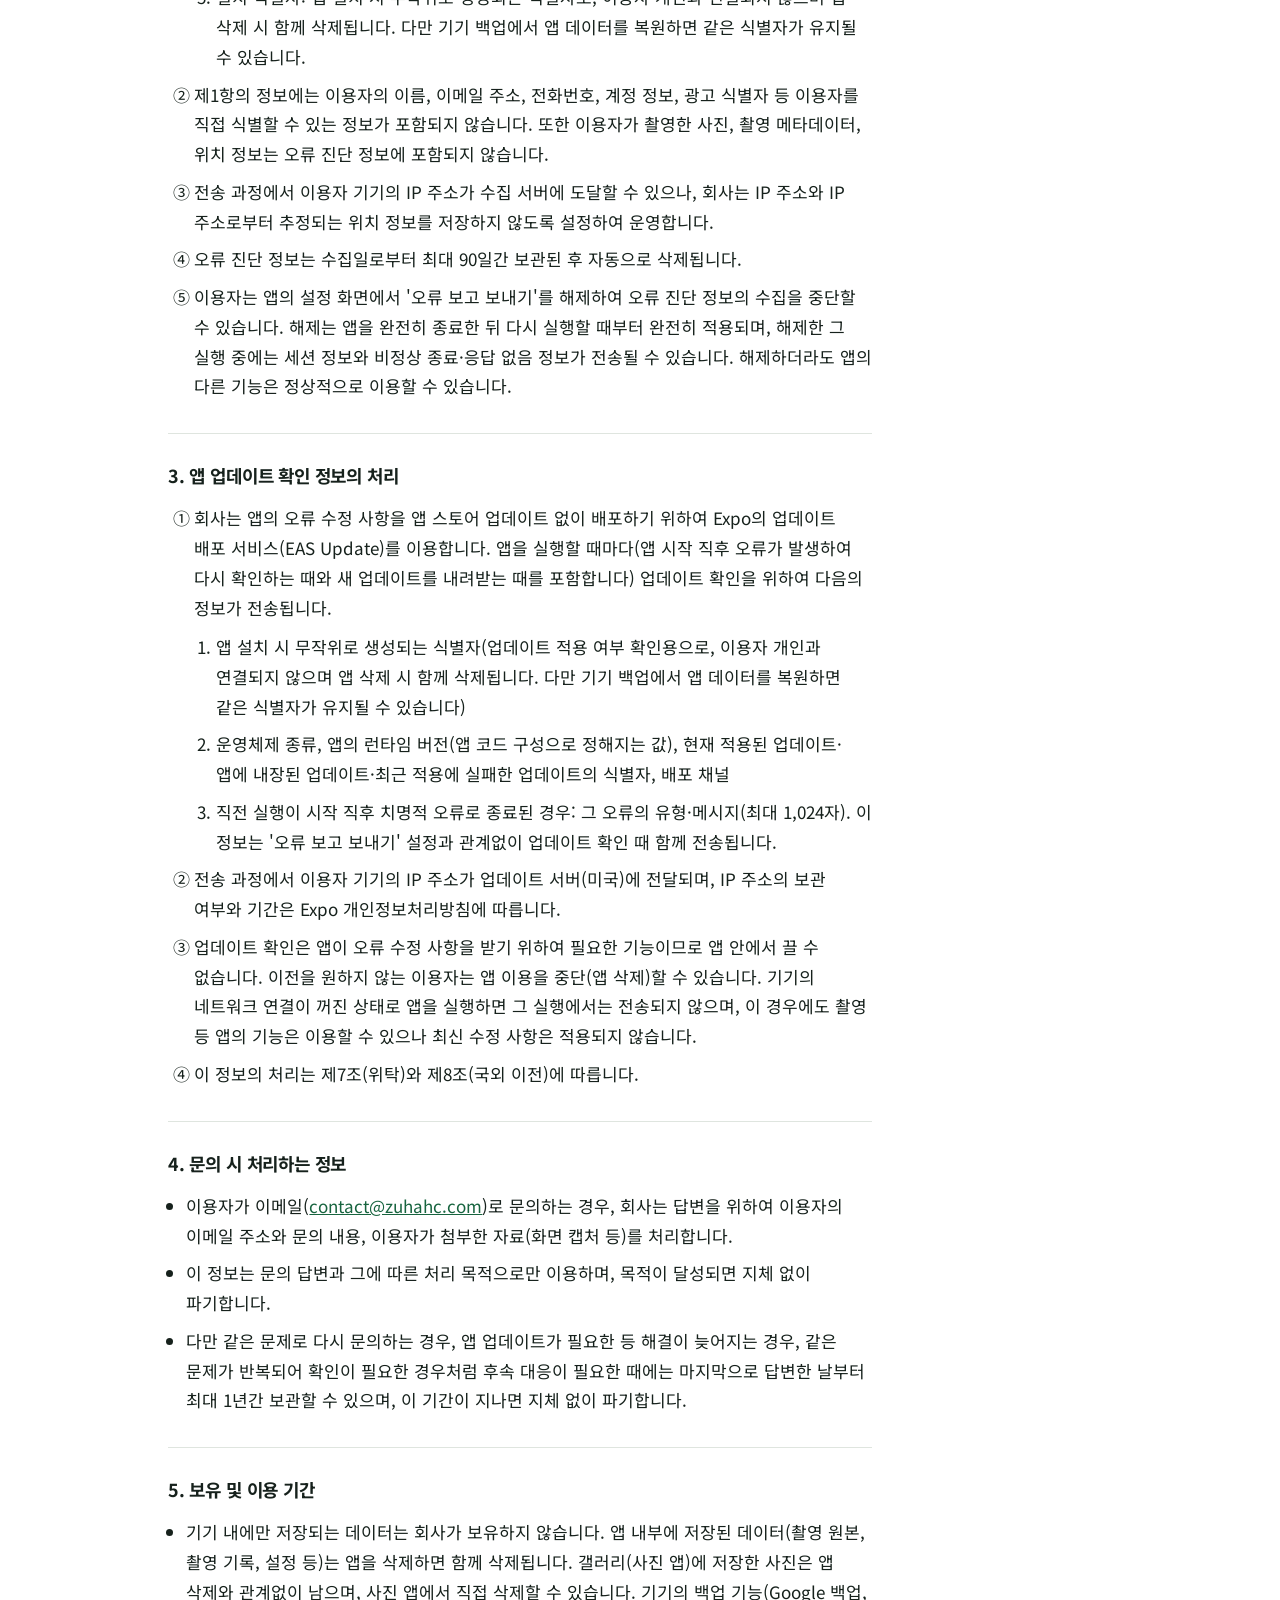
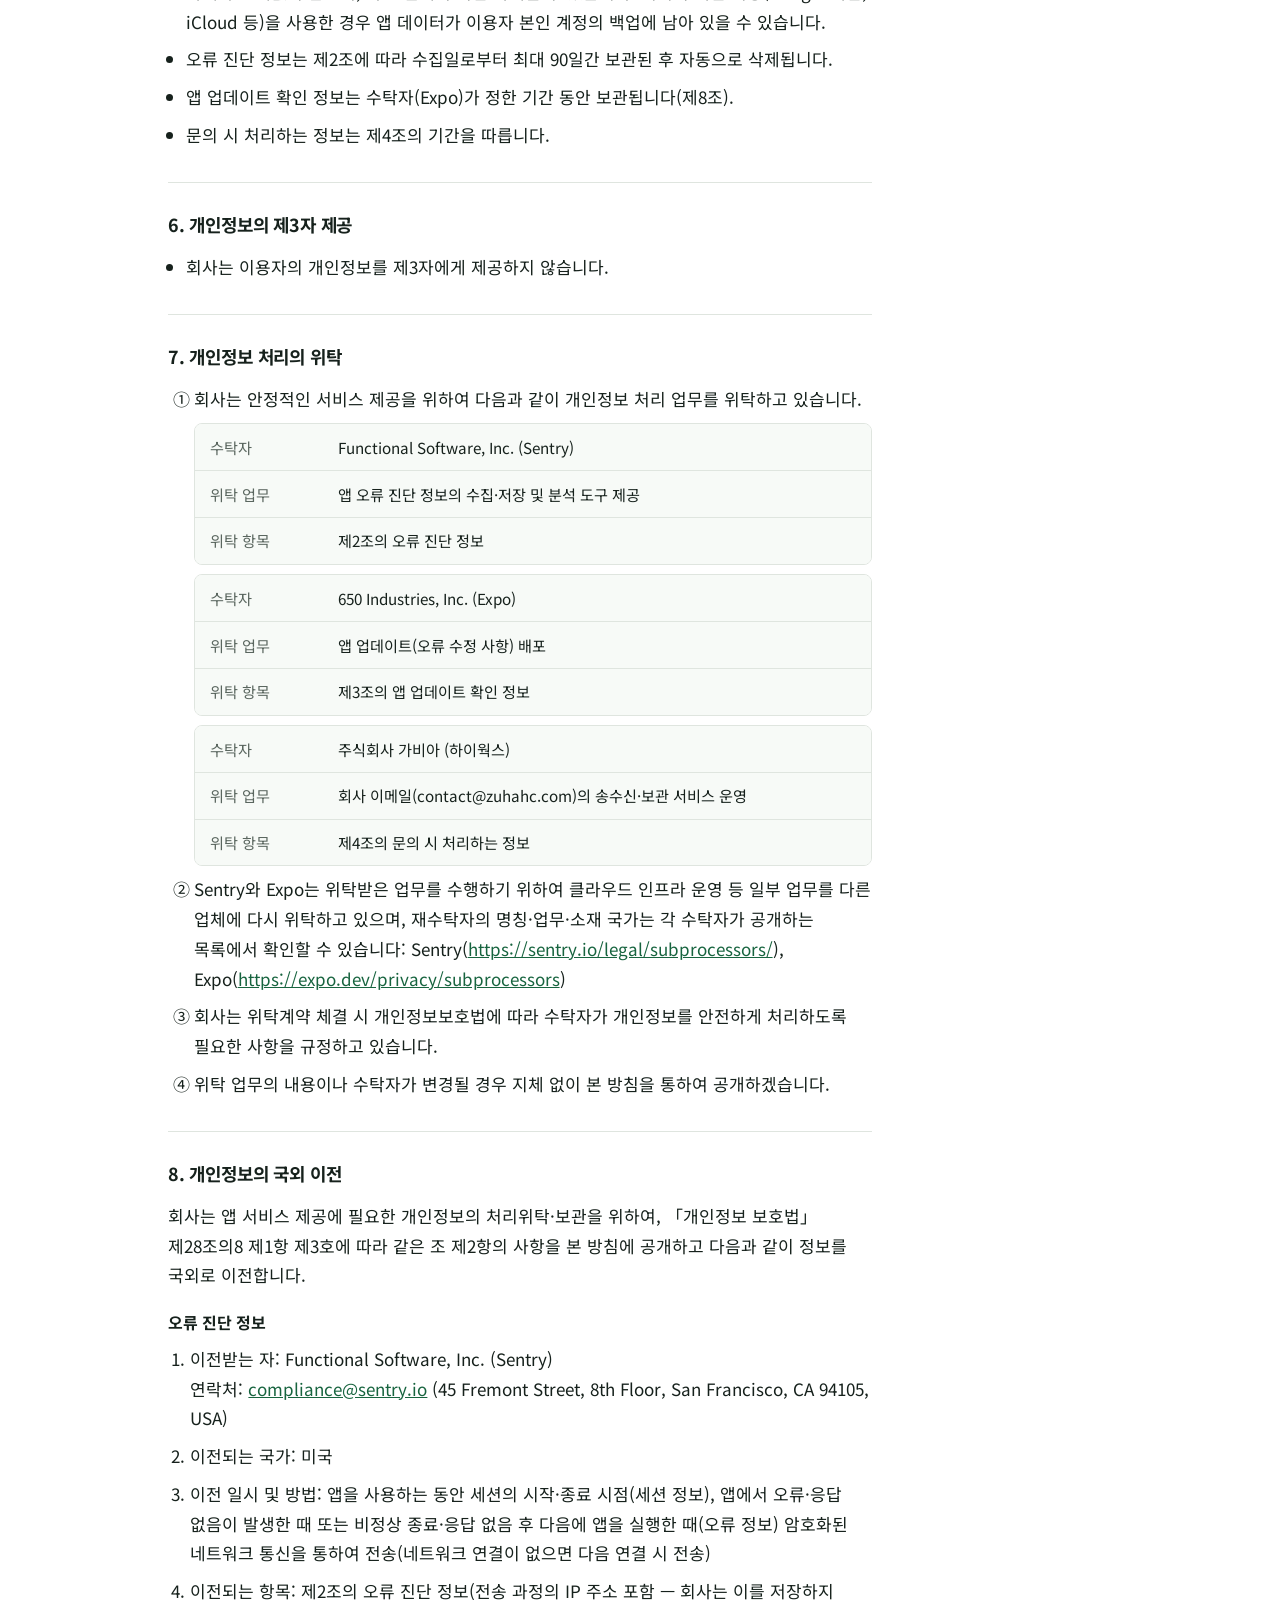
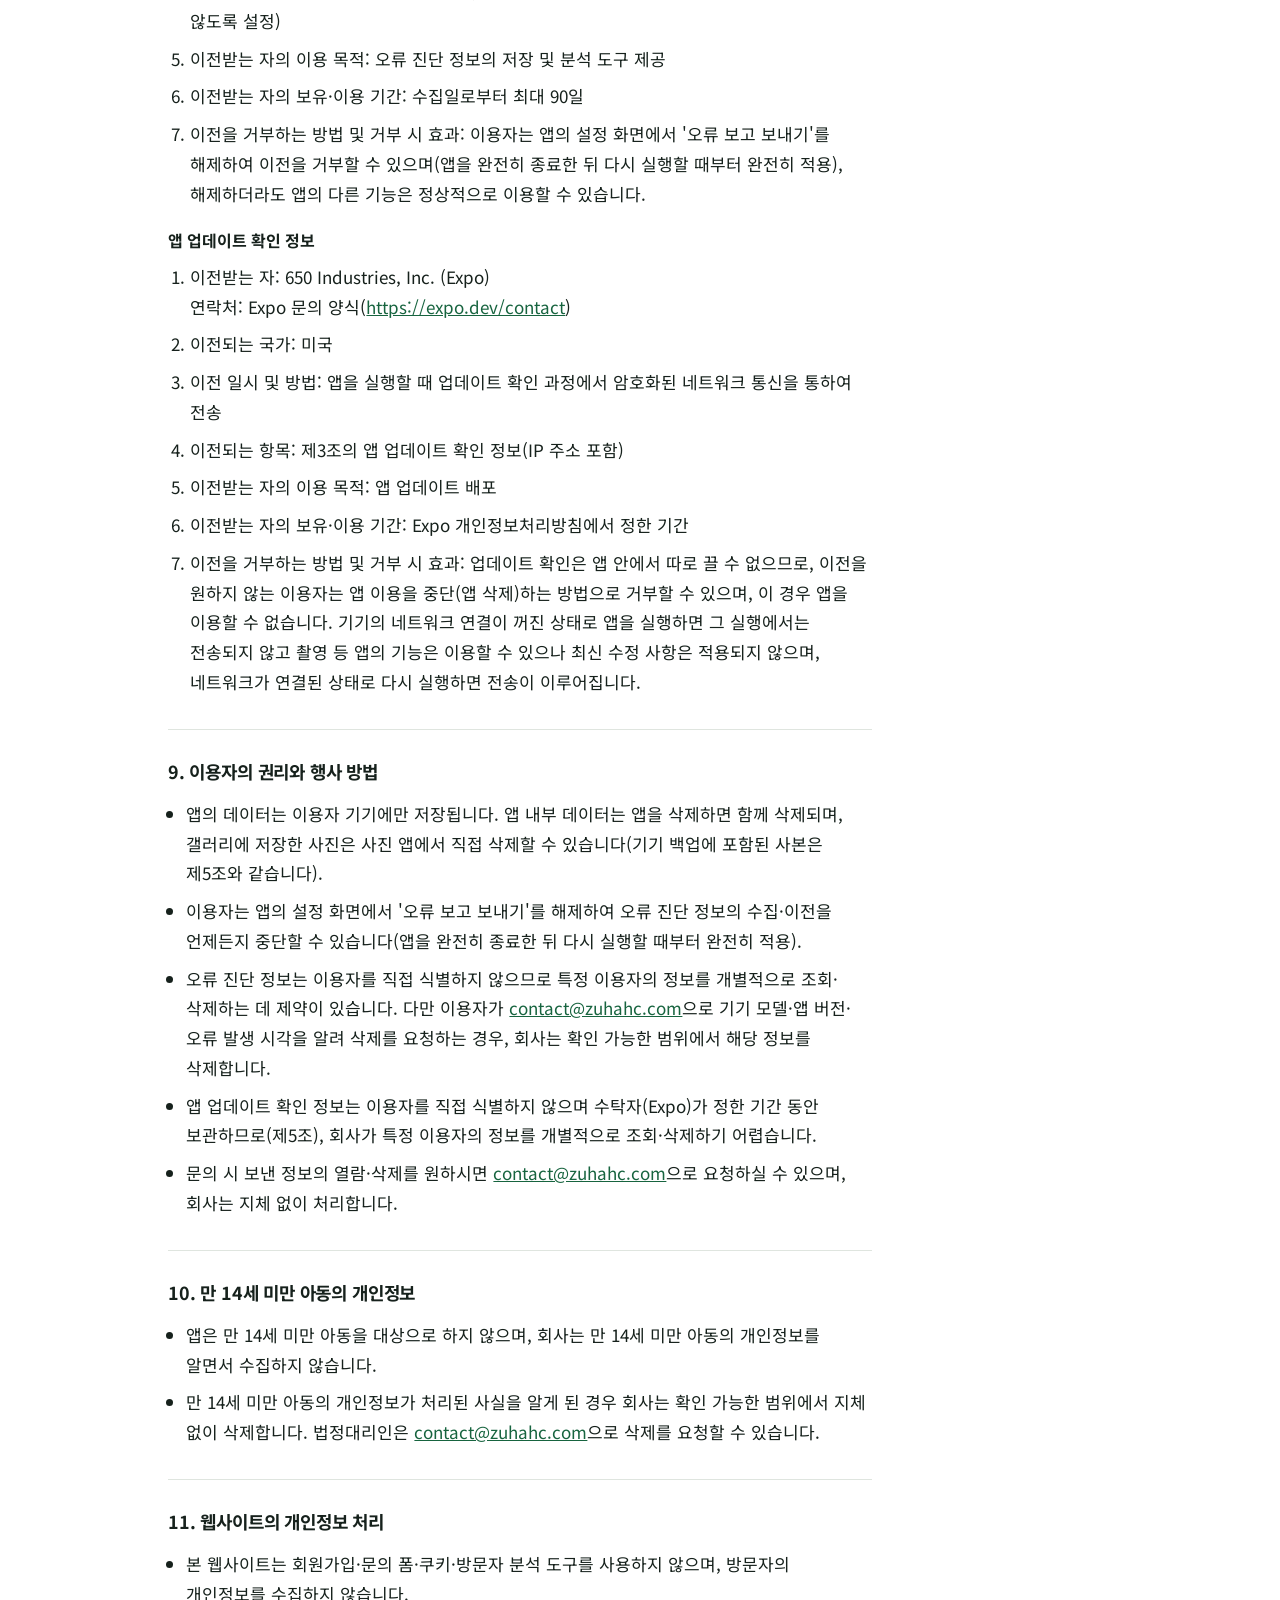
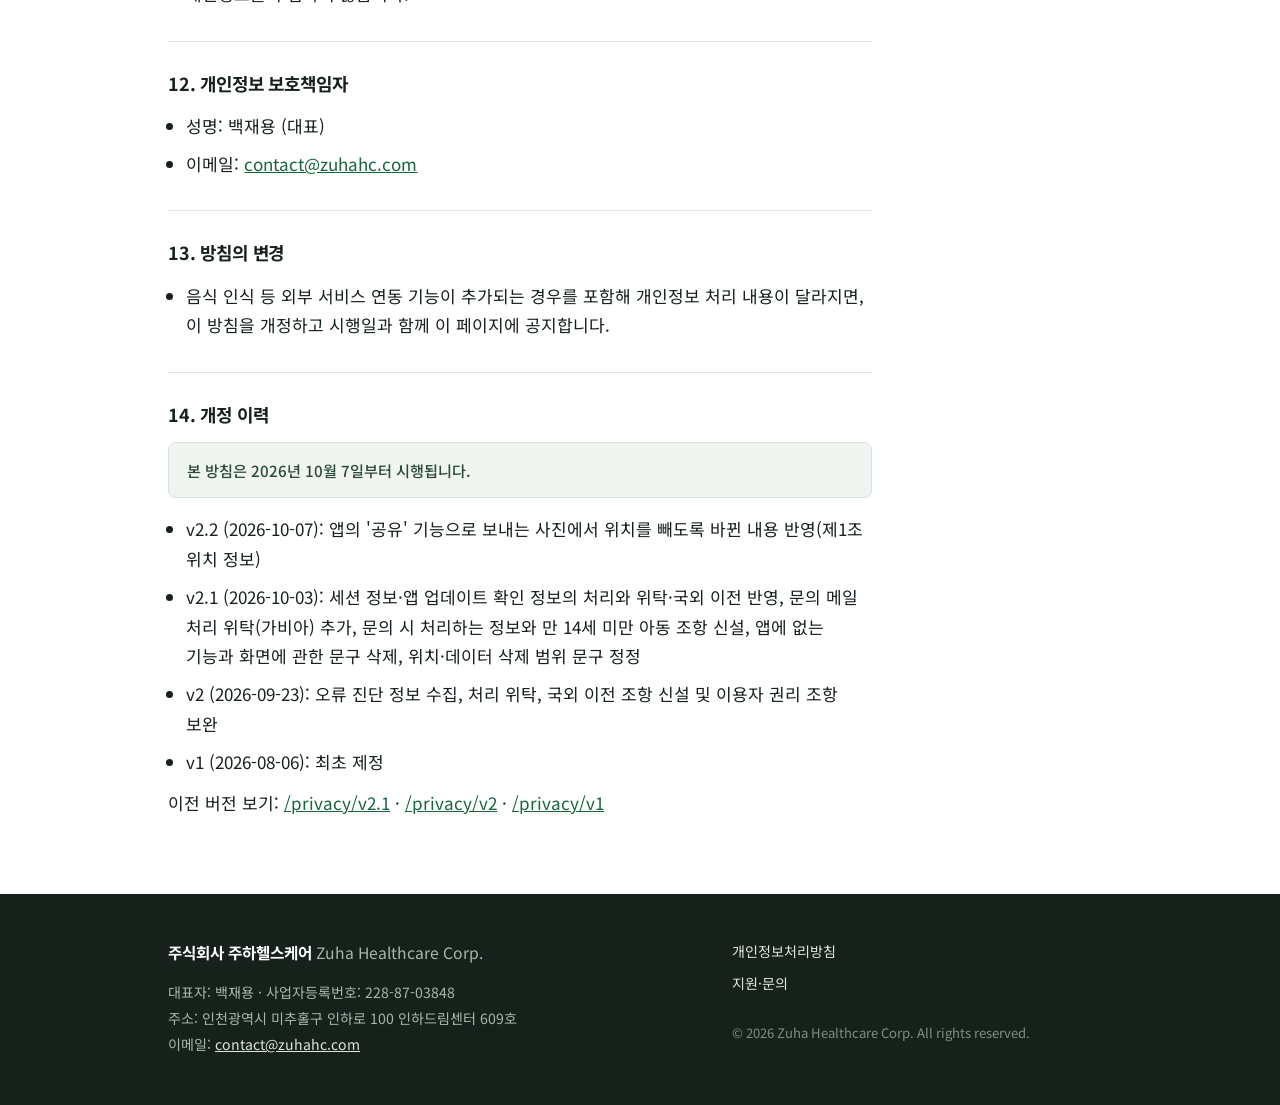
<file: privacy/v2.2/index.html>
<!doctype html>
<html lang="ko">
<head>
  <meta charset="utf-8">
  <meta name="viewport" content="width=device-width, initial-scale=1">
  <meta name="theme-color" content="#FFFFFF">
  <meta name="robots" content="noindex">
  <title>개인정보처리방침 (이전 버전 v2.2) — 주하헬스케어</title>
  <meta name="description" content="OneBite 앱과 주하헬스케어 웹사이트의 개인정보 처리에 관한 안내입니다. (2026-10-19까지 적용된 이전 버전 v2.2)">
  <link rel="canonical" href="https://zuhahc.com/privacy/v2.2/">
  <meta property="og:title" content="개인정보처리방침 (이전 버전 v2.2) — 주하헬스케어">
  <meta property="og:description" content="OneBite 앱과 주하헬스케어 웹사이트의 개인정보 처리에 관한 안내입니다. (2026-10-19까지 적용된 이전 버전 v2.2)">
  <meta property="og:type" content="website">
  <meta property="og:url" content="https://zuhahc.com/privacy/v2.2/">
  <meta property="og:image" content="https://zuhahc.com/assets/og-image.png">
  <link rel="icon" href="/assets/favicon.png" type="image/png" sizes="96x96">
  <link rel="apple-touch-icon" href="/assets/apple-touch-icon.png">
  <link rel="preconnect" href="https://fonts.googleapis.com">
  <link rel="preconnect" href="https://fonts.gstatic.com" crossorigin>
  <link href="https://fonts.googleapis.com/css2?family=Noto+Sans+KR:wght@400;500;700&display=swap" rel="stylesheet">
  <link rel="stylesheet" href="/assets/style.css">
</head>
<body>
  <header class="site-header">
    <div class="wrap">
      <a class="logo" href="/">
        <img class="logo-mark" src="/assets/logo.png" width="30" height="30" alt="" aria-hidden="true">
        주하헬스케어
        <span class="logo-en" lang="en">Zuha Healthcare</span>
      </a>
      <nav aria-label="주요 메뉴">
        <a href="/#service">서비스</a>
        <a href="/#company">회사</a>
        <a href="/#contact">문의</a>
      </nav>
    </div>
  </header>

  <main class="page wrap">
    <a class="back-link" href="/">← 홈으로</a>
    <p class="notice-banner">이 문서는 2026-10-19까지 적용된 이전 버전입니다. <a href="/privacy/">→ 현행 개인정보처리방침 보기</a></p>
    <p class="eyebrow">법적 고지</p>
    <h1>개인정보처리방침</h1>
    <p class="intro">주식회사 주하헬스케어(이하 "회사")는 「개인정보 보호법」 등 관계 법령을 준수하며, 회사가 개발·제공하는 모바일 애플리케이션 OneBite(오늘한입, 이하 "앱")와 웹사이트(zuhahc.com)에서의 개인정보 처리에 관한 사항을 아래와 같이 안내합니다.</p>

    <div class="page-body">
      <h2>1. 처리하는 정보와 저장 위치</h2>
      <ul>
        <li>앱은 회원가입과 계정 기능이 없으며, 이름·이메일·전화번호 등 개인 식별정보를 수집하지 않습니다.</li>
        <li>앱에서 촬영한 사진, 촬영 부가정보(촬영 시각, 사용한 촬영 설정 등), 앱 사용 기록(이벤트 로그)은 이용자 기기에만 저장되며, 회사 서버로 전송되지 않습니다. 기기의 백업 기능(Google 백업, iCloud 등)을 사용하는 경우 이 데이터가 이용자 본인 계정의 백업에 포함될 수 있습니다.</li>
        <li>위치 정보: 이용자가 앱에서 별도로 동의한 경우에만, 촬영 위치가 사진의 부가정보로 기기 내에 기록됩니다. 갤러리에 저장한 사진 파일에는 위치가 포함되므로, 갤러리 앱 등에서 이 파일을 다른 사람이나 다른 서비스로 직접 보내면 위치도 함께 전달됩니다. 앱의 '공유' 기능으로 보내는 사진에서는 위치를 빼고 보냅니다. 위치 기록은 앱 설정의 '사진에 위치 저장'에서 끌 수 있습니다. 동의하지 않아도 앱의 다른 기능 이용에는 제한이 없으며, 위치 정보는 회사로 전송되지 않습니다.</li>
        <li>오류 진단 정보: 앱의 안정성 확인과 오류 분석을 위하여, 앱을 사용하는 동안 세션 정보가, 앱에서 오류·비정상 종료·응답 없음이 발생한 경우 오류 정보가 자동으로 수집됩니다. 이용자는 앱 설정에서 수집을 해제할 수 있으며, 자세한 내용은 제2조와 같습니다.</li>
        <li>앱 업데이트 확인 정보: 앱의 오류 수정 사항을 배포하기 위하여, 앱을 실행할 때 업데이트 확인 과정에서 제3조의 정보가 처리됩니다.</li>
      </ul>

      <h2 id="diagnostics">2. 오류 진단 정보의 수집</h2>
      <ol class="clauses">
        <li>회사는 앱의 안정성을 확인하고 오류를 분석·개선하기 위하여 다음의 정보를 자동으로 수집합니다.
          <ol class="items">
            <li>세션 정보(앱을 열 때, 다른 화면으로 나갔다가 30초 이상 지나 다시 열 때, 앱 사용을 마칠 때 수집): 세션 식별자, 설치 식별자, 앱 버전 및 빌드 번호, 배포 환경, 사용 시작·종료 시각과 사용 시간, 정상 종료 여부(비정상 종료·응답 없음 포함), 사용 중 발생한 오류 수</li>
            <li>오류 정보(오류, 비정상 종료 또는 앱 응답 없음이 발생한 경우 수집): 오류의 유형과 메시지, 오류 발생 당시의 코드 실행 경로(스택 트레이스), 오류 직전의 앱 동작·기기 상태 기록(화면 터치와 화면 전환, 앱 전환, 앱 내부 로그 메시지, 네트워크 연결 상태 변화(연결 종류·신호 세기·VPN 사용 여부 등), 배터리·화면 켜짐·시간대 변경 등 기기 상태 변화, 앱의 네트워크 요청 주소와 응답 결과)</li>
            <li>기기 환경 정보(오류 정보와 함께 수집): 기기 모델명, 운영체제 종류 및 버전, 기기 언어 및 시간대, 화면 정보 등</li>
            <li>앱 정보(오류 정보와 함께 수집): 앱 버전 및 빌드 번호, 오류 발생 시각, 앱의 실행·종료 상태</li>
            <li>설치 식별자: 앱 설치 시 무작위로 생성되는 식별자로, 이용자 개인과 연결되지 않으며 앱 삭제 시 함께 삭제됩니다. 다만 기기 백업에서 앱 데이터를 복원하면 같은 식별자가 유지될 수 있습니다.</li>
          </ol>
        </li>
        <li>제1항의 정보에는 이용자의 이름, 이메일 주소, 전화번호, 계정 정보, 광고 식별자 등 이용자를 직접 식별할 수 있는 정보가 포함되지 않습니다. 또한 이용자가 촬영한 사진, 촬영 메타데이터, 위치 정보는 오류 진단 정보에 포함되지 않습니다.</li>
        <li>전송 과정에서 이용자 기기의 IP 주소가 수집 서버에 도달할 수 있으나, 회사는 IP 주소와 IP 주소로부터 추정되는 위치 정보를 저장하지 않도록 설정하여 운영합니다.</li>
        <li>오류 진단 정보는 수집일로부터 최대 90일간 보관된 후 자동으로 삭제됩니다.</li>
        <li>이용자는 앱의 설정 화면에서 '오류 보고 보내기'를 해제하여 오류 진단 정보의 수집을 중단할 수 있습니다. 해제는 앱을 완전히 종료한 뒤 다시 실행할 때부터 완전히 적용되며, 해제한 그 실행 중에는 세션 정보와 비정상 종료·응답 없음 정보가 전송될 수 있습니다. 해제하더라도 앱의 다른 기능은 정상적으로 이용할 수 있습니다.</li>
      </ol>

      <h2 id="updates">3. 앱 업데이트 확인 정보의 처리</h2>
      <ol class="clauses">
        <li>회사는 앱의 오류 수정 사항을 앱 스토어 업데이트 없이 배포하기 위하여 Expo의 업데이트 배포 서비스(EAS Update)를 이용합니다. 앱을 실행할 때마다(앱 시작 직후 오류가 발생하여 다시 확인하는 때와 새 업데이트를 내려받는 때를 포함합니다) 업데이트 확인을 위하여 다음의 정보가 전송됩니다.
          <ol class="items">
            <li>앱 설치 시 무작위로 생성되는 식별자(업데이트 적용 여부 확인용으로, 이용자 개인과 연결되지 않으며 앱 삭제 시 함께 삭제됩니다. 다만 기기 백업에서 앱 데이터를 복원하면 같은 식별자가 유지될 수 있습니다)</li>
            <li>운영체제 종류, 앱의 런타임 버전(앱 코드 구성으로 정해지는 값), 현재 적용된 업데이트·앱에 내장된 업데이트·최근 적용에 실패한 업데이트의 식별자, 배포 채널</li>
            <li>직전 실행이 시작 직후 치명적 오류로 종료된 경우: 그 오류의 유형·메시지(최대 1,024자). 이 정보는 '오류 보고 보내기' 설정과 관계없이 업데이트 확인 때 함께 전송됩니다.</li>
          </ol>
        </li>
        <li>전송 과정에서 이용자 기기의 IP 주소가 업데이트 서버(미국)에 전달되며, IP 주소의 보관 여부와 기간은 Expo 개인정보처리방침에 따릅니다.</li>
        <li>업데이트 확인은 앱이 오류 수정 사항을 받기 위하여 필요한 기능이므로 앱 안에서 끌 수 없습니다. 이전을 원하지 않는 이용자는 앱 이용을 중단(앱 삭제)할 수 있습니다. 기기의 네트워크 연결이 꺼진 상태로 앱을 실행하면 그 실행에서는 전송되지 않으며, 이 경우에도 촬영 등 앱의 기능은 이용할 수 있으나 최신 수정 사항은 적용되지 않습니다.</li>
        <li>이 정보의 처리는 제7조(위탁)와 제8조(국외 이전)에 따릅니다.</li>
      </ol>

      <h2>4. 문의 시 처리하는 정보</h2>
      <ul>
        <li>이용자가 이메일(<a href="mailto:contact@zuhahc.com">contact@zuhahc.com</a>)로 문의하는 경우, 회사는 답변을 위하여 이용자의 이메일 주소와 문의 내용, 이용자가 첨부한 자료(화면 캡처 등)를 처리합니다.</li>
        <li>이 정보는 문의 답변과 그에 따른 처리 목적으로만 이용하며, 목적이 달성되면 지체 없이 파기합니다.</li>
        <li>다만 같은 문제로 다시 문의하는 경우, 앱 업데이트가 필요한 등 해결이 늦어지는 경우, 같은 문제가 반복되어 확인이 필요한 경우처럼 후속 대응이 필요한 때에는 마지막으로 답변한 날부터 최대 1년간 보관할 수 있으며, 이 기간이 지나면 지체 없이 파기합니다.</li>
      </ul>

      <h2>5. 보유 및 이용 기간</h2>
      <ul>
        <li>기기 내에만 저장되는 데이터는 회사가 보유하지 않습니다. 앱 내부에 저장된 데이터(촬영 원본, 촬영 기록, 설정 등)는 앱을 삭제하면 함께 삭제됩니다. 갤러리(사진 앱)에 저장한 사진은 앱 삭제와 관계없이 남으며, 사진 앱에서 직접 삭제할 수 있습니다. 기기의 백업 기능(Google 백업, iCloud 등)을 사용한 경우 앱 데이터가 이용자 본인 계정의 백업에 남아 있을 수 있습니다.</li>
        <li>오류 진단 정보는 제2조에 따라 수집일로부터 최대 90일간 보관된 후 자동으로 삭제됩니다.</li>
        <li>앱 업데이트 확인 정보는 수탁자(Expo)가 정한 기간 동안 보관됩니다(제8조).</li>
        <li>문의 시 처리하는 정보는 제4조의 기간을 따릅니다.</li>
      </ul>

      <h2>6. 개인정보의 제3자 제공</h2>
      <ul>
        <li>회사는 이용자의 개인정보를 제3자에게 제공하지 않습니다.</li>
      </ul>

      <h2>7. 개인정보 처리의 위탁</h2>
      <ol class="clauses">
        <li>회사는 안정적인 서비스 제공을 위하여 다음과 같이 개인정보 처리 업무를 위탁하고 있습니다.
          <dl class="kv">
            <div><dt>수탁자</dt><dd>Functional Software, Inc. (Sentry)</dd></div>
            <div><dt>위탁 업무</dt><dd>앱 오류 진단 정보의 수집·저장 및 분석 도구 제공</dd></div>
            <div><dt>위탁 항목</dt><dd>제2조의 오류 진단 정보</dd></div>
          </dl>
          <dl class="kv">
            <div><dt>수탁자</dt><dd>650 Industries, Inc. (Expo)</dd></div>
            <div><dt>위탁 업무</dt><dd>앱 업데이트(오류 수정 사항) 배포</dd></div>
            <div><dt>위탁 항목</dt><dd>제3조의 앱 업데이트 확인 정보</dd></div>
          </dl>
          <dl class="kv">
            <div><dt>수탁자</dt><dd>주식회사 가비아 (하이웍스)</dd></div>
            <div><dt>위탁 업무</dt><dd>회사 이메일(contact@zuhahc.com)의 송수신·보관 서비스 운영</dd></div>
            <div><dt>위탁 항목</dt><dd>제4조의 문의 시 처리하는 정보</dd></div>
          </dl>
        </li>
        <li>Sentry와 Expo는 위탁받은 업무를 수행하기 위하여 클라우드 인프라 운영 등 일부 업무를 다른 업체에 다시 위탁하고 있으며, 재수탁자의 명칭·업무·소재 국가는 각 수탁자가 공개하는 목록에서 확인할 수 있습니다: Sentry(<a href="https://sentry.io/legal/subprocessors/" rel="noopener">https://sentry.io/legal/subprocessors/</a>), Expo(<a href="https://expo.dev/privacy/subprocessors" rel="noopener">https://expo.dev/privacy/subprocessors</a>)</li>
        <li>회사는 위탁계약 체결 시 개인정보보호법에 따라 수탁자가 개인정보를 안전하게 처리하도록 필요한 사항을 규정하고 있습니다.</li>
        <li>위탁 업무의 내용이나 수탁자가 변경될 경우 지체 없이 본 방침을 통하여 공개하겠습니다.</li>
      </ol>

      <h2>8. 개인정보의 국외 이전</h2>
      <p>회사는 앱 서비스 제공에 필요한 개인정보의 처리위탁·보관을 위하여, 「개인정보 보호법」 제28조의8 제1항 제3호에 따라 같은 조 제2항의 사항을 본 방침에 공개하고 다음과 같이 정보를 국외로 이전합니다.</p>
      <h3 class="block-title">오류 진단 정보</h3>
      <ol class="items">
        <li>이전받는 자: Functional Software, Inc. (Sentry)<br>연락처: <a href="mailto:compliance@sentry.io">compliance@sentry.io</a> (45 Fremont Street, 8th Floor, San Francisco, CA 94105, USA)</li>
        <li>이전되는 국가: 미국</li>
        <li>이전 일시 및 방법: 앱을 사용하는 동안 세션의 시작·종료 시점(세션 정보), 앱에서 오류·응답 없음이 발생한 때 또는 비정상 종료·응답 없음 후 다음에 앱을 실행한 때(오류 정보) 암호화된 네트워크 통신을 통하여 전송(네트워크 연결이 없으면 다음 연결 시 전송)</li>
        <li>이전되는 항목: 제2조의 오류 진단 정보(전송 과정의 IP 주소 포함 — 회사는 이를 저장하지 않도록 설정)</li>
        <li>이전받는 자의 이용 목적: 오류 진단 정보의 저장 및 분석 도구 제공</li>
        <li>이전받는 자의 보유·이용 기간: 수집일로부터 최대 90일</li>
        <li>이전을 거부하는 방법 및 거부 시 효과: 이용자는 앱의 설정 화면에서 '오류 보고 보내기'를 해제하여 이전을 거부할 수 있으며(앱을 완전히 종료한 뒤 다시 실행할 때부터 완전히 적용), 해제하더라도 앱의 다른 기능은 정상적으로 이용할 수 있습니다.</li>
      </ol>
      <h3 class="block-title">앱 업데이트 확인 정보</h3>
      <ol class="items">
        <li>이전받는 자: 650 Industries, Inc. (Expo)<br>연락처: Expo 문의 양식(<a href="https://expo.dev/contact" rel="noopener">https://expo.dev/contact</a>)</li>
        <li>이전되는 국가: 미국</li>
        <li>이전 일시 및 방법: 앱을 실행할 때 업데이트 확인 과정에서 암호화된 네트워크 통신을 통하여 전송</li>
        <li>이전되는 항목: 제3조의 앱 업데이트 확인 정보(IP 주소 포함)</li>
        <li>이전받는 자의 이용 목적: 앱 업데이트 배포</li>
        <li>이전받는 자의 보유·이용 기간: Expo 개인정보처리방침에서 정한 기간</li>
        <li>이전을 거부하는 방법 및 거부 시 효과: 업데이트 확인은 앱 안에서 따로 끌 수 없으므로, 이전을 원하지 않는 이용자는 앱 이용을 중단(앱 삭제)하는 방법으로 거부할 수 있으며, 이 경우 앱을 이용할 수 없습니다. 기기의 네트워크 연결이 꺼진 상태로 앱을 실행하면 그 실행에서는 전송되지 않고 촬영 등 앱의 기능은 이용할 수 있으나 최신 수정 사항은 적용되지 않으며, 네트워크가 연결된 상태로 다시 실행하면 전송이 이루어집니다.</li>
      </ol>

      <h2>9. 이용자의 권리와 행사 방법</h2>
      <ul>
        <li>앱의 데이터는 이용자 기기에만 저장됩니다. 앱 내부 데이터는 앱을 삭제하면 함께 삭제되며, 갤러리에 저장한 사진은 사진 앱에서 직접 삭제할 수 있습니다(기기 백업에 포함된 사본은 제5조와 같습니다).</li>
        <li>이용자는 앱의 설정 화면에서 '오류 보고 보내기'를 해제하여 오류 진단 정보의 수집·이전을 언제든지 중단할 수 있습니다(앱을 완전히 종료한 뒤 다시 실행할 때부터 완전히 적용).</li>
        <li>오류 진단 정보는 이용자를 직접 식별하지 않으므로 특정 이용자의 정보를 개별적으로 조회·삭제하는 데 제약이 있습니다. 다만 이용자가 <a href="mailto:contact@zuhahc.com">contact@zuhahc.com</a>으로 기기 모델·앱 버전·오류 발생 시각을 알려 삭제를 요청하는 경우, 회사는 확인 가능한 범위에서 해당 정보를 삭제합니다.</li>
        <li>앱 업데이트 확인 정보는 이용자를 직접 식별하지 않으며 수탁자(Expo)가 정한 기간 동안 보관하므로(제5조), 회사가 특정 이용자의 정보를 개별적으로 조회·삭제하기 어렵습니다.</li>
        <li>문의 시 보낸 정보의 열람·삭제를 원하시면 <a href="mailto:contact@zuhahc.com">contact@zuhahc.com</a>으로 요청하실 수 있으며, 회사는 지체 없이 처리합니다.</li>
      </ul>

      <h2>10. 만 14세 미만 아동의 개인정보</h2>
      <ul>
        <li>앱은 만 14세 미만 아동을 대상으로 하지 않으며, 회사는 만 14세 미만 아동의 개인정보를 알면서 수집하지 않습니다.</li>
        <li>만 14세 미만 아동의 개인정보가 처리된 사실을 알게 된 경우 회사는 확인 가능한 범위에서 지체 없이 삭제합니다. 법정대리인은 <a href="mailto:contact@zuhahc.com">contact@zuhahc.com</a>으로 삭제를 요청할 수 있습니다.</li>
      </ul>

      <h2>11. 웹사이트의 개인정보 처리</h2>
      <ul>
        <li>본 웹사이트는 회원가입·문의 폼·쿠키·방문자 분석 도구를 사용하지 않으며, 방문자의 개인정보를 수집하지 않습니다.</li>
      </ul>

      <h2>12. 개인정보 보호책임자</h2>
      <ul>
        <li>성명: 백재용 (대표)</li>
        <li>이메일: <a href="mailto:contact@zuhahc.com">contact@zuhahc.com</a></li>
      </ul>

      <h2>13. 방침의 변경</h2>
      <ul>
        <li>음식 인식 등 외부 서비스 연동 기능이 추가되는 경우를 포함해 개인정보 처리 내용이 달라지면, 이 방침을 개정하고 시행일과 함께 이 페이지에 공지합니다.</li>
      </ul>

      <h2>14. 개정 이력</h2>
      <p class="effective-date">본 방침은 2026년 10월 7일부터 시행됩니다.</p>
      <ul class="history">
        <li>v2.2 (2026-10-07): 앱의 '공유' 기능으로 보내는 사진에서 위치를 빼도록 바뀐 내용 반영(제1조 위치 정보)</li>
        <li>v2.1 (2026-10-03): 세션 정보·앱 업데이트 확인 정보의 처리와 위탁·국외 이전 반영, 문의 메일 처리 위탁(가비아) 추가, 문의 시 처리하는 정보와 만 14세 미만 아동 조항 신설, 앱에 없는 기능과 화면에 관한 문구 삭제, 위치·데이터 삭제 범위 문구 정정</li>
        <li>v2 (2026-09-23): 오류 진단 정보 수집, 처리 위탁, 국외 이전 조항 신설 및 이용자 권리 조항 보완</li>
        <li>v1 (2026-08-06): 최초 제정</li>
      </ul>
      <p>이전 버전 보기: <a href="/privacy/v2.1/">/privacy/v2.1</a> · <a href="/privacy/v2/">/privacy/v2</a> · <a href="/privacy/v1/">/privacy/v1</a></p>
    </div>
  </main>

  <footer class="site-footer">
    <div class="wrap">
      <div>
        <p class="corp-name">주식회사 주하헬스케어 <span lang="en">Zuha Healthcare Corp.</span></p>
        <p>대표자: 백재용 · 사업자등록번호: 228-87-03848</p>
        <p>주소: 인천광역시 미추홀구 인하로 100 인하드림센터 609호</p>
        <p>이메일: <a href="mailto:contact@zuhahc.com">contact@zuhahc.com</a></p>
      </div>
      <div class="footer-links">
        <a href="/privacy/">개인정보처리방침</a>
        <a href="/support/">지원·문의</a>
        <p class="copyright" lang="en">© 2026 Zuha Healthcare Corp. All rights reserved.</p>
      </div>
    </div>
  </footer>
</body>
</html>
</file>
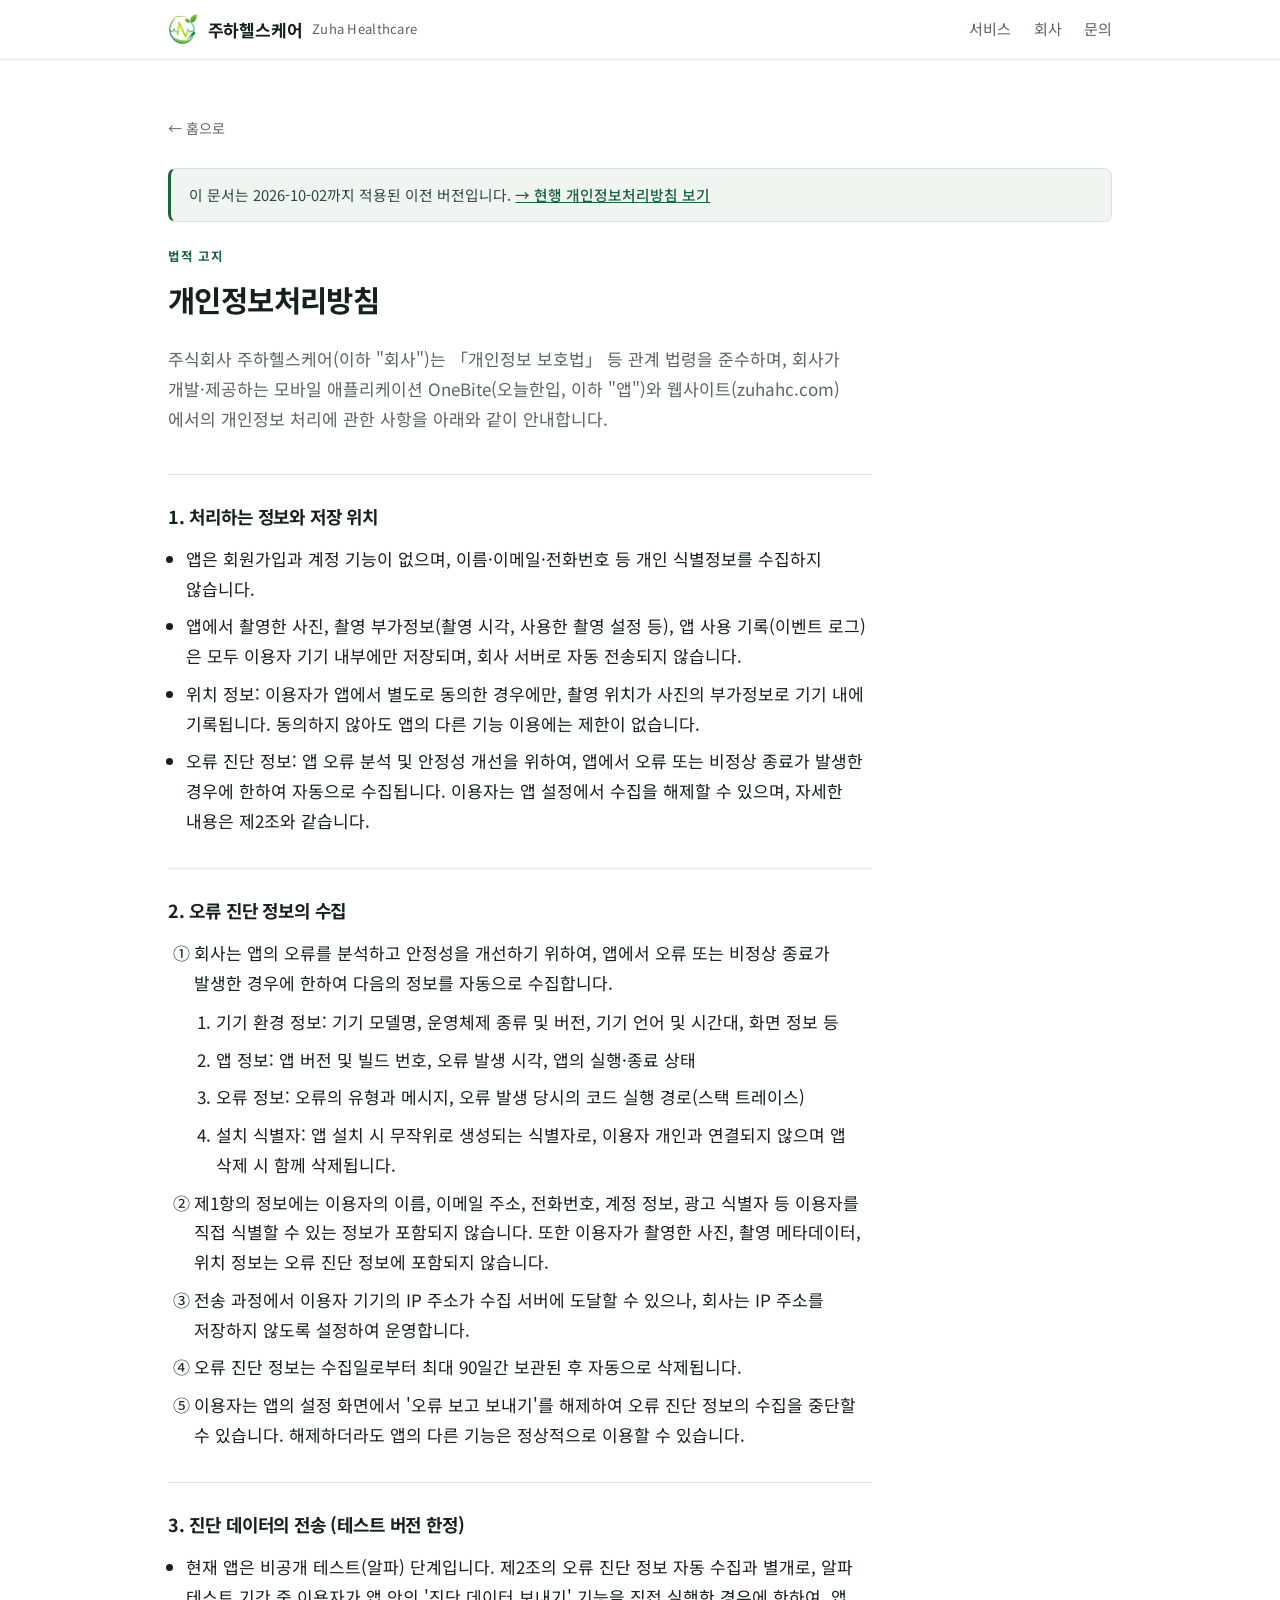
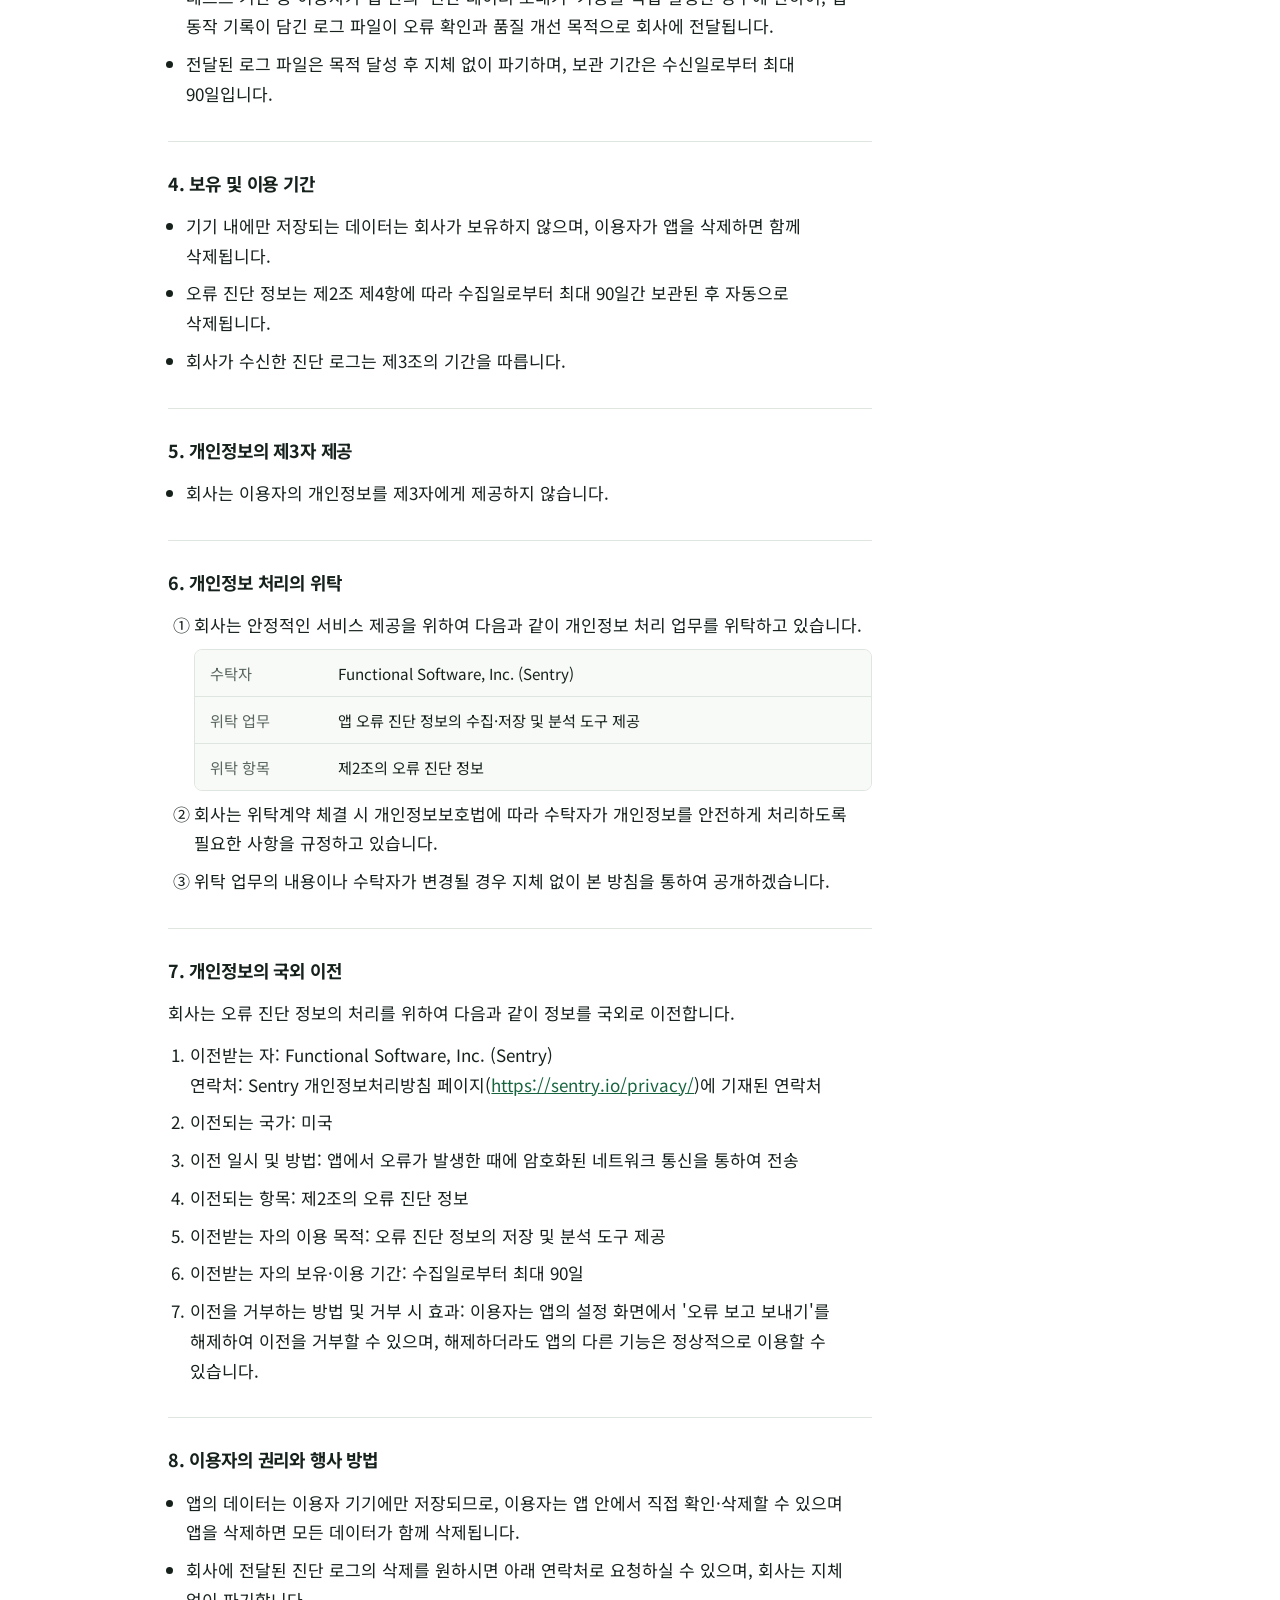
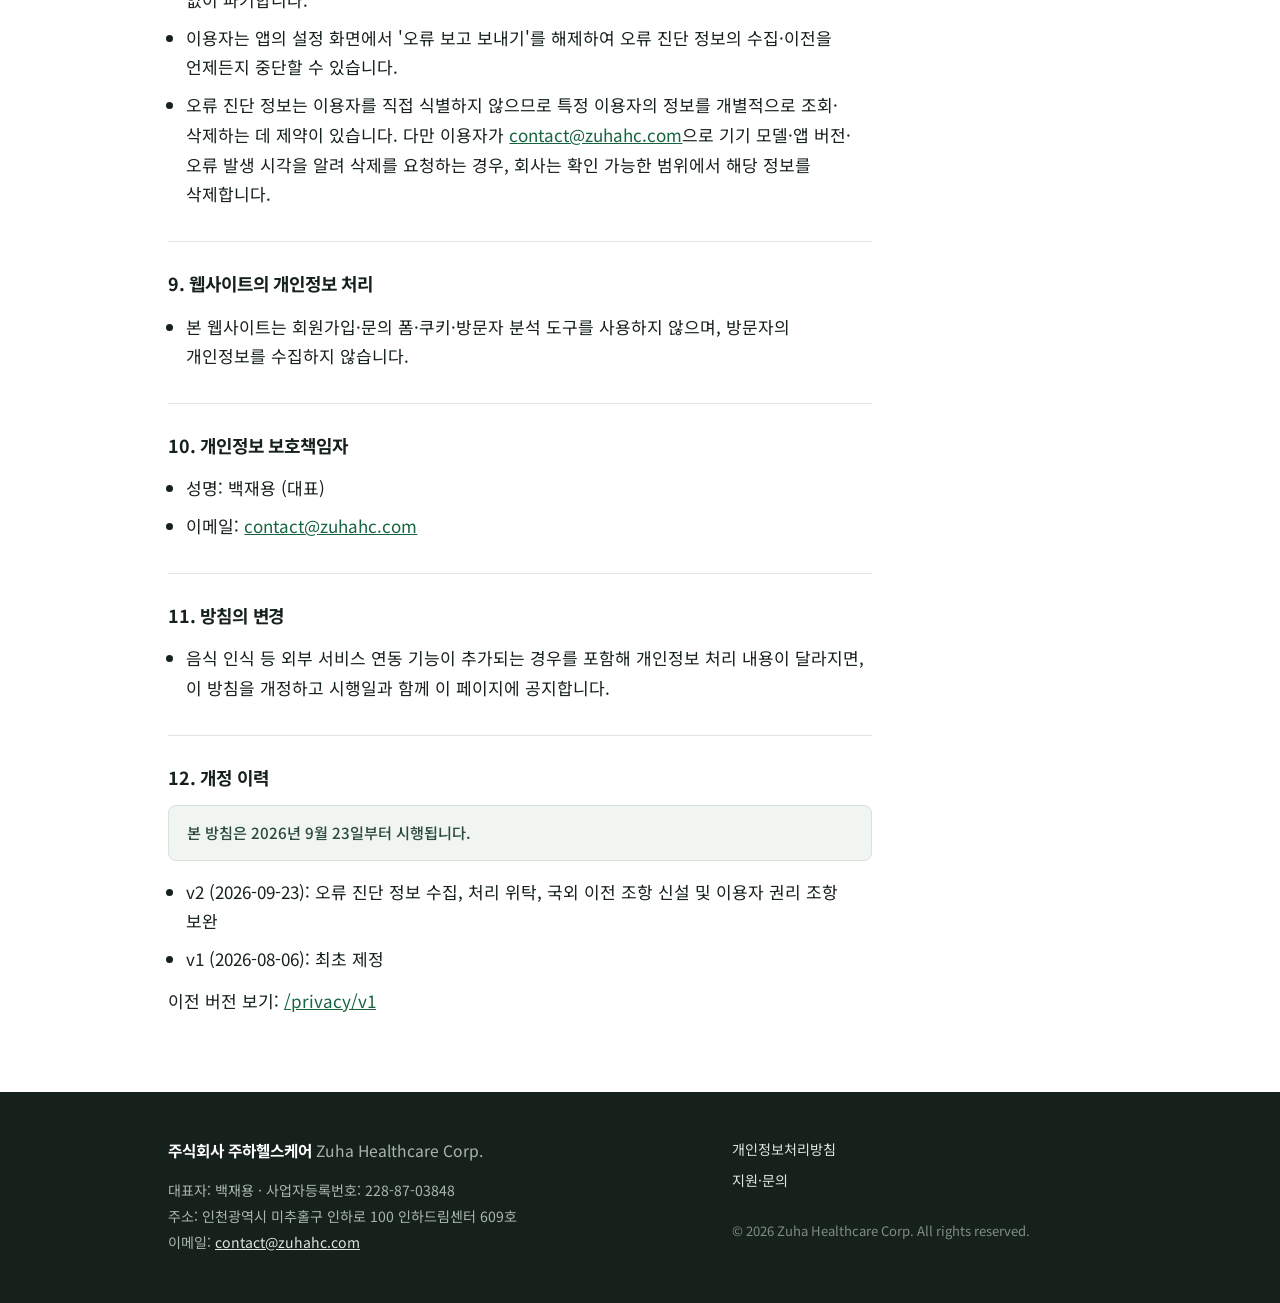
<file: privacy/v2/index.html>
<!doctype html>
<html lang="ko">
<head>
  <meta charset="utf-8">
  <meta name="viewport" content="width=device-width, initial-scale=1">
  <meta name="theme-color" content="#FFFFFF">
  <meta name="robots" content="noindex">
  <title>개인정보처리방침 (이전 버전 v2) — 주하헬스케어</title>
  <meta name="description" content="OneBite 앱과 주하헬스케어 웹사이트의 개인정보 처리에 관한 안내입니다. (2026-10-02까지 적용된 이전 버전 v2)">
  <link rel="canonical" href="https://zuhahc.com/privacy/v2/">
  <meta property="og:title" content="개인정보처리방침 (이전 버전 v2) — 주하헬스케어">
  <meta property="og:description" content="OneBite 앱과 주하헬스케어 웹사이트의 개인정보 처리에 관한 안내입니다. (2026-10-02까지 적용된 이전 버전 v2)">
  <meta property="og:type" content="website">
  <meta property="og:url" content="https://zuhahc.com/privacy/v2/">
  <meta property="og:image" content="https://zuhahc.com/assets/og-image.png">
  <link rel="icon" href="/assets/favicon.png" type="image/png" sizes="96x96">
  <link rel="apple-touch-icon" href="/assets/apple-touch-icon.png">
  <link rel="preconnect" href="https://fonts.googleapis.com">
  <link rel="preconnect" href="https://fonts.gstatic.com" crossorigin>
  <link href="https://fonts.googleapis.com/css2?family=Noto+Sans+KR:wght@400;500;700&display=swap" rel="stylesheet">
  <link rel="stylesheet" href="/assets/style.css">
</head>
<body>
  <header class="site-header">
    <div class="wrap">
      <a class="logo" href="/">
        <img class="logo-mark" src="/assets/logo.png" width="30" height="30" alt="" aria-hidden="true">
        주하헬스케어
        <span class="logo-en" lang="en">Zuha Healthcare</span>
      </a>
      <nav aria-label="주요 메뉴">
        <a href="/#service">서비스</a>
        <a href="/#company">회사</a>
        <a href="/#contact">문의</a>
      </nav>
    </div>
  </header>

  <main class="page wrap">
    <a class="back-link" href="/">← 홈으로</a>
    <p class="notice-banner">이 문서는 2026-10-02까지 적용된 이전 버전입니다. <a href="/privacy/">→ 현행 개인정보처리방침 보기</a></p>
    <p class="eyebrow">법적 고지</p>
    <h1>개인정보처리방침</h1>
    <p class="intro">주식회사 주하헬스케어(이하 "회사")는 「개인정보 보호법」 등 관계 법령을 준수하며, 회사가 개발·제공하는 모바일 애플리케이션 OneBite(오늘한입, 이하 "앱")와 웹사이트(zuhahc.com)에서의 개인정보 처리에 관한 사항을 아래와 같이 안내합니다.</p>

    <div class="page-body">
      <h2>1. 처리하는 정보와 저장 위치</h2>
      <ul>
        <li>앱은 회원가입과 계정 기능이 없으며, 이름·이메일·전화번호 등 개인 식별정보를 수집하지 않습니다.</li>
        <li>앱에서 촬영한 사진, 촬영 부가정보(촬영 시각, 사용한 촬영 설정 등), 앱 사용 기록(이벤트 로그)은 모두 이용자 기기 내부에만 저장되며, 회사 서버로 자동 전송되지 않습니다.</li>
        <li>위치 정보: 이용자가 앱에서 별도로 동의한 경우에만, 촬영 위치가 사진의 부가정보로 기기 내에 기록됩니다. 동의하지 않아도 앱의 다른 기능 이용에는 제한이 없습니다.</li>
        <li>오류 진단 정보: 앱 오류 분석 및 안정성 개선을 위하여, 앱에서 오류 또는 비정상 종료가 발생한 경우에 한하여 자동으로 수집됩니다. 이용자는 앱 설정에서 수집을 해제할 수 있으며, 자세한 내용은 제2조와 같습니다.</li>
      </ul>

      <h2 id="diagnostics">2. 오류 진단 정보의 수집</h2>
      <ol class="clauses">
        <li>회사는 앱의 오류를 분석하고 안정성을 개선하기 위하여, 앱에서 오류 또는 비정상 종료가 발생한 경우에 한하여 다음의 정보를 자동으로 수집합니다.
          <ol class="items">
            <li>기기 환경 정보: 기기 모델명, 운영체제 종류 및 버전, 기기 언어 및 시간대, 화면 정보 등</li>
            <li>앱 정보: 앱 버전 및 빌드 번호, 오류 발생 시각, 앱의 실행·종료 상태</li>
            <li>오류 정보: 오류의 유형과 메시지, 오류 발생 당시의 코드 실행 경로(스택 트레이스)</li>
            <li>설치 식별자: 앱 설치 시 무작위로 생성되는 식별자로, 이용자 개인과 연결되지 않으며 앱 삭제 시 함께 삭제됩니다.</li>
          </ol>
        </li>
        <li>제1항의 정보에는 이용자의 이름, 이메일 주소, 전화번호, 계정 정보, 광고 식별자 등 이용자를 직접 식별할 수 있는 정보가 포함되지 않습니다. 또한 이용자가 촬영한 사진, 촬영 메타데이터, 위치 정보는 오류 진단 정보에 포함되지 않습니다.</li>
        <li>전송 과정에서 이용자 기기의 IP 주소가 수집 서버에 도달할 수 있으나, 회사는 IP 주소를 저장하지 않도록 설정하여 운영합니다.</li>
        <li>오류 진단 정보는 수집일로부터 최대 90일간 보관된 후 자동으로 삭제됩니다.</li>
        <li>이용자는 앱의 설정 화면에서 '오류 보고 보내기'를 해제하여 오류 진단 정보의 수집을 중단할 수 있습니다. 해제하더라도 앱의 다른 기능은 정상적으로 이용할 수 있습니다.</li>
      </ol>

      <h2>3. 진단 데이터의 전송 (테스트 버전 한정)</h2>
      <ul>
        <li>현재 앱은 비공개 테스트(알파) 단계입니다. 제2조의 오류 진단 정보 자동 수집과 별개로, 알파 테스트 기간 중 이용자가 앱 안의 '진단 데이터 보내기' 기능을 직접 실행한 경우에 한하여, 앱 동작 기록이 담긴 로그 파일이 오류 확인과 품질 개선 목적으로 회사에 전달됩니다.</li>
        <li>전달된 로그 파일은 목적 달성 후 지체 없이 파기하며, 보관 기간은 수신일로부터 최대 90일입니다.</li>
      </ul>

      <h2>4. 보유 및 이용 기간</h2>
      <ul>
        <li>기기 내에만 저장되는 데이터는 회사가 보유하지 않으며, 이용자가 앱을 삭제하면 함께 삭제됩니다.</li>
        <li>오류 진단 정보는 제2조 제4항에 따라 수집일로부터 최대 90일간 보관된 후 자동으로 삭제됩니다.</li>
        <li>회사가 수신한 진단 로그는 제3조의 기간을 따릅니다.</li>
      </ul>

      <h2>5. 개인정보의 제3자 제공</h2>
      <ul>
        <li>회사는 이용자의 개인정보를 제3자에게 제공하지 않습니다.</li>
      </ul>

      <h2>6. 개인정보 처리의 위탁</h2>
      <ol class="clauses">
        <li>회사는 안정적인 서비스 제공을 위하여 다음과 같이 개인정보 처리 업무를 위탁하고 있습니다.
          <dl class="kv">
            <div><dt>수탁자</dt><dd>Functional Software, Inc. (Sentry)</dd></div>
            <div><dt>위탁 업무</dt><dd>앱 오류 진단 정보의 수집·저장 및 분석 도구 제공</dd></div>
            <div><dt>위탁 항목</dt><dd>제2조의 오류 진단 정보</dd></div>
          </dl>
        </li>
        <li>회사는 위탁계약 체결 시 개인정보보호법에 따라 수탁자가 개인정보를 안전하게 처리하도록 필요한 사항을 규정하고 있습니다.</li>
        <li>위탁 업무의 내용이나 수탁자가 변경될 경우 지체 없이 본 방침을 통하여 공개하겠습니다.</li>
      </ol>

      <h2>7. 개인정보의 국외 이전</h2>
      <p>회사는 오류 진단 정보의 처리를 위하여 다음과 같이 정보를 국외로 이전합니다.</p>
      <ol class="items">
        <li>이전받는 자: Functional Software, Inc. (Sentry)<br>연락처: Sentry 개인정보처리방침 페이지(<a href="https://sentry.io/privacy/" rel="noopener">https://sentry.io/privacy/</a>)에 기재된 연락처</li>
        <li>이전되는 국가: 미국</li>
        <li>이전 일시 및 방법: 앱에서 오류가 발생한 때에 암호화된 네트워크 통신을 통하여 전송</li>
        <li>이전되는 항목: 제2조의 오류 진단 정보</li>
        <li>이전받는 자의 이용 목적: 오류 진단 정보의 저장 및 분석 도구 제공</li>
        <li>이전받는 자의 보유·이용 기간: 수집일로부터 최대 90일</li>
        <li>이전을 거부하는 방법 및 거부 시 효과: 이용자는 앱의 설정 화면에서 '오류 보고 보내기'를 해제하여 이전을 거부할 수 있으며, 해제하더라도 앱의 다른 기능은 정상적으로 이용할 수 있습니다.</li>
      </ol>

      <h2>8. 이용자의 권리와 행사 방법</h2>
      <ul>
        <li>앱의 데이터는 이용자 기기에만 저장되므로, 이용자는 앱 안에서 직접 확인·삭제할 수 있으며 앱을 삭제하면 모든 데이터가 함께 삭제됩니다.</li>
        <li>회사에 전달된 진단 로그의 삭제를 원하시면 아래 연락처로 요청하실 수 있으며, 회사는 지체 없이 파기합니다.</li>
        <li>이용자는 앱의 설정 화면에서 '오류 보고 보내기'를 해제하여 오류 진단 정보의 수집·이전을 언제든지 중단할 수 있습니다.</li>
        <li>오류 진단 정보는 이용자를 직접 식별하지 않으므로 특정 이용자의 정보를 개별적으로 조회·삭제하는 데 제약이 있습니다. 다만 이용자가 <a href="mailto:contact@zuhahc.com">contact@zuhahc.com</a>으로 기기 모델·앱 버전·오류 발생 시각을 알려 삭제를 요청하는 경우, 회사는 확인 가능한 범위에서 해당 정보를 삭제합니다.</li>
      </ul>

      <h2>9. 웹사이트의 개인정보 처리</h2>
      <ul>
        <li>본 웹사이트는 회원가입·문의 폼·쿠키·방문자 분석 도구를 사용하지 않으며, 방문자의 개인정보를 수집하지 않습니다.</li>
      </ul>

      <h2>10. 개인정보 보호책임자</h2>
      <ul>
        <li>성명: 백재용 (대표)</li>
        <li>이메일: <a href="mailto:contact@zuhahc.com">contact@zuhahc.com</a></li>
      </ul>

      <h2>11. 방침의 변경</h2>
      <ul>
        <li>음식 인식 등 외부 서비스 연동 기능이 추가되는 경우를 포함해 개인정보 처리 내용이 달라지면, 이 방침을 개정하고 시행일과 함께 이 페이지에 공지합니다.</li>
      </ul>

      <h2>12. 개정 이력</h2>
      <p class="effective-date">본 방침은 2026년 9월 23일부터 시행됩니다.</p>
      <ul class="history">
        <li>v2 (2026-09-23): 오류 진단 정보 수집, 처리 위탁, 국외 이전 조항 신설 및 이용자 권리 조항 보완</li>
        <li>v1 (2026-08-06): 최초 제정</li>
      </ul>
      <p>이전 버전 보기: <a href="/privacy/v1/">/privacy/v1</a></p>
    </div>
  </main>

  <footer class="site-footer">
    <div class="wrap">
      <div>
        <p class="corp-name">주식회사 주하헬스케어 <span lang="en">Zuha Healthcare Corp.</span></p>
        <p>대표자: 백재용 · 사업자등록번호: 228-87-03848</p>
        <p>주소: 인천광역시 미추홀구 인하로 100 인하드림센터 609호</p>
        <p>이메일: <a href="mailto:contact@zuhahc.com">contact@zuhahc.com</a></p>
      </div>
      <div class="footer-links">
        <a href="/privacy/">개인정보처리방침</a>
        <a href="/support/">지원·문의</a>
        <p class="copyright" lang="en">© 2026 Zuha Healthcare Corp. All rights reserved.</p>
      </div>
    </div>
  </footer>
</body>
</html>
</file>
<file: assets/style.css>
/* 주하헬스케어 웹사이트 — 문서형 미니멀 공통 스타일 */
:root {
  --bg: #ffffff;
  --bg-soft: #f7faf7;      /* 카드·섹션 배경 */
  --bg-tint: #f0f5f1;      /* 강조 박스·상태 배지 */
  --text: #16211c;
  --text-sub: #5a665f;
  --line: #dfe5df;
  --line-soft: #e4ebe4;
  --line-tint: #d7e3d9;
  --accent: #17643f;       /* 링크·강조 (본문 대비 AA 확보) */
  --accent-deep: #0f4529;  /* hover */
  --accent-ink: #2b4a3a;   /* 틴트 배경 위 텍스트 */
  --wrap: 62rem;
}

* { box-sizing: border-box; }
html { -webkit-text-size-adjust: 100%; scroll-behavior: smooth; }

body {
  margin: 0;
  background: var(--bg);
  color: var(--text);
  font-family: "Noto Sans KR", -apple-system, BlinkMacSystemFont, "Apple SD Gothic Neo", "Segoe UI", "Malgun Gothic", sans-serif;
  font-size: 17px;
  line-height: 1.75;
  word-break: keep-all;
  overflow-wrap: break-word;
}

img { max-width: 100%; height: auto; } /* 폭이 줄어도 width/height 속성 비율 유지 */

.wrap {
  max-width: var(--wrap);
  margin: 0 auto;
  padding-left: 1.5rem;
  padding-right: 1.5rem;
}

a { color: var(--accent); }
a:hover { color: var(--accent-deep); }
a:focus-visible { outline: 2px solid var(--accent); outline-offset: 2px; border-radius: 3px; }

/* 헤더 */
.site-header {
  position: sticky;
  top: 0;
  z-index: 20;
  background: rgba(255, 255, 255, 0.92);
  backdrop-filter: saturate(180%) blur(12px);
  -webkit-backdrop-filter: saturate(180%) blur(12px);
  border-bottom: 1px solid var(--line);
}

.site-header .wrap {
  display: flex;
  flex-wrap: wrap;
  align-items: center;
  justify-content: space-between;
  gap: 0.5rem 1.5rem;
  padding-top: 0.9rem;
  padding-bottom: 0.9rem;
}

.logo {
  display: flex;
  align-items: center;
  gap: 0.6rem;
  color: var(--text);
  font-weight: 700;
  letter-spacing: -0.01em;
  text-decoration: none;
}

.logo:hover { color: var(--text); }

.logo-mark {
  display: block;
  width: 30px;
  height: 30px;
  flex: none;
}

.logo-en {
  font-size: 0.82rem;
  font-weight: 400;
  color: var(--text-sub);
  letter-spacing: 0.02em;
}

.site-header nav { display: flex; gap: 1.4rem; font-size: 0.94rem; }
.site-header nav a { color: var(--text-sub); text-decoration: none; }
.site-header nav a:hover { color: var(--accent); }

/* 섹션 공통 */
main section { border-top: 1px solid var(--line); scroll-margin-top: 4.5rem; }
main section > .wrap { padding-top: 3.5rem; padding-bottom: 3.5rem; }

.eyebrow {
  margin: 0 0 0.7rem;
  font-size: 0.78rem;
  font-weight: 700;
  letter-spacing: 0.14em;
  color: var(--accent);
}

h2 { margin: 0 0 1.5rem; font-size: 1.5rem; line-height: 1.45; letter-spacing: -0.01em; }
.measure { max-width: 42rem; }
.measure p { margin: 0 0 1rem; text-wrap: pretty; }
.measure p:last-child { margin-bottom: 0; }

/* 히어로 */
/* 히어로 — 글(제목·소개)과 배너가 한 줄, 그 아래 다운로드 버튼과 상태 문구 (2026-11-13)
   좁은 화면에서는 글 → 배너 → 버튼 → 상태 문구 순서로 쌓인다(HTML 순서와 같음). */
.hero.wrap {
  display: grid;
  grid-template-columns: 1.12fr 0.88fr;
  grid-template-areas:
    "text banner"
    "links links"
    "status status";
  column-gap: 3.5rem;
  align-items: center;
  padding-top: 4.25rem;
  padding-bottom: 3.5rem;
}

/* 1000px 이상은 반반 — 제목이 두 줄을 유지하는 폭에서 배너를 키운다 */
@media (min-width: 1000px) {
  .hero.wrap { grid-template-columns: 1fr 1fr; }
}

.hero-text { grid-area: text; }
.hero .store-links { grid-area: links; }
.hero .status { grid-area: status; justify-self: start; margin-top: 0.85rem; }

.kicker { display: flex; align-items: center; gap: 0.6rem; margin-bottom: 1.4rem; }
.kicker::before { content: ""; display: block; width: 26px; height: 2px; background: var(--accent); }
.kicker span { font-size: 0.78rem; font-weight: 700; letter-spacing: 0.14em; color: var(--accent); }

.hero h1 {
  margin: 0;
  font-size: 2.3rem;
  line-height: 1.4;
  letter-spacing: -0.02em;
  text-wrap: pretty;
}

.hero .lede { margin: 1.5rem 0 0; color: var(--text-sub); max-width: 32rem; text-wrap: pretty; }

.status {
  display: inline-flex;
  align-items: center;
  gap: 0.5rem;
  margin: 1.75rem 0 0;
  padding: 0.4rem 0.95rem 0.4rem 0.75rem;
  background: var(--bg-tint);
  border: 1px solid var(--line-tint);
  border-radius: 999px;
  font-size: 0.9rem;
  color: var(--accent-ink);
}

.status::before {
  content: "";
  display: block;
  flex-shrink: 0; /* 두 줄로 접혀도 점이 찌그러지지 않게 */
  width: 7px;
  height: 7px;
  border-radius: 999px;
  background: var(--accent);
}

/* 히어로 배너 — Play 그래픽 이미지 1024×500 (2026-11-13) */
.hero-banner { grid-area: banner; margin: 0; }
.hero-banner img {
  display: block;
  width: 100%;
  height: auto;
  border: 1px solid var(--line);
  border-radius: 12px;
}

/* 기능 카드 */
.features {
  display: grid;
  grid-template-columns: repeat(3, 1fr);
  gap: 1rem;
  margin: 2.25rem 0 0;
}

.feature {
  background: var(--bg-soft);
  border: 1px solid var(--line-soft);
  border-radius: 12px;
  padding: 1.35rem 1.4rem;
}

.feature::before {
  content: "";
  display: block;
  width: 22px;
  height: 2px;
  background: #a9bdb0;
  margin-bottom: 0.95rem;
}

.feature.is-active::before { background: var(--accent); }
.feature h3 { margin: 0 0 0.5rem; font-size: 1.02rem; line-height: 1.5; }
.feature p { margin: 0; font-size: 0.94rem; line-height: 1.65; color: var(--text-sub); }

.badge {
  display: inline-block;
  vertical-align: 0.14em;
  margin-left: 0.2rem;
  padding: 0.05rem 0.55rem;
  background: #fff;
  border: 1px solid var(--line);
  border-radius: 999px;
  font-size: 0.74rem;
  font-weight: 400;
  color: var(--text-sub);
  white-space: nowrap;
}

.badge.is-active { border-color: var(--line-tint); color: var(--accent-ink); }
.badge.is-live { background: var(--accent); border-color: var(--accent); color: #fff; font-weight: 500; }

/* 회사 정보 */
#company { background: var(--bg-soft); }

.corp-info {
  display: grid;
  grid-template-columns: repeat(2, minmax(0, 1fr));
  gap: 0 3rem;
  margin: 2.25rem 0 0;
  max-width: 46rem;
}

.corp-info > div {
  display: flex;
  justify-content: space-between;
  gap: 1rem;
  padding: 0.8rem 0;
  border-top: 1px solid var(--line);
  font-size: 0.95rem;
}

.corp-info dt { color: var(--text-sub); white-space: nowrap; }
.corp-info dd { margin: 0; font-weight: 500; text-align: right; }

/* 문의 */
.contact-card {
  display: grid;
  grid-template-columns: 1fr auto;
  gap: 1.5rem 2rem;
  align-items: center;
  max-width: 46rem;
  padding: 1.6rem 1.75rem;
  background: var(--bg-tint);
  border: 1px solid var(--line-tint);
  border-radius: 12px;
}

.contact-card .label { margin: 0 0 0.35rem; font-size: 0.86rem; font-weight: 700; letter-spacing: 0.1em; color: var(--accent); }
.contact-card .note { margin: 0; font-size: 0.95rem; color: var(--text-sub); }

.btn-mail {
  justify-self: end;
  padding: 0.7rem 1.35rem;
  background: var(--accent);
  color: #fff;
  border-radius: 8px;
  text-decoration: none;
  font-weight: 500;
  font-size: 0.98rem;
  white-space: nowrap;
}

.btn-mail:hover { background: var(--accent-deep); color: #fff; }

/* 영문 회사 개요 */
.about-en address {
  font-style: normal;
  color: var(--text-sub);
  font-size: 0.95rem;
  margin-top: 1rem;
  padding-left: 1rem;
  border-left: 2px solid var(--line);
}

/* 서브 페이지 */
.page { padding-top: 3.25rem; padding-bottom: 4rem; }
.back-link { display: inline-block; margin-bottom: 1.75rem; font-size: 0.88rem; color: var(--text-sub); text-decoration: none; }
.back-link:hover { color: var(--accent); }
.page h1 { margin: 0 0 1.5rem; font-size: 1.85rem; line-height: 1.4; letter-spacing: -0.02em; }
.page .intro { margin: 0; max-width: 44rem; color: var(--text-sub); text-wrap: pretty; }
.page-body { max-width: 44rem; margin-top: 2.5rem; }

.page-body h2 {
  margin: 2rem 0 0.9rem;
  padding-top: 1.75rem;
  border-top: 1px solid var(--line);
  font-size: 1.12rem;
  line-height: 1.5;
}

.page-body h2:first-child { margin-top: 0; }
.page-body ul { margin: 0; padding-left: 1.15rem; display: grid; gap: 0.5rem; }

.effective-date {
  margin: 2.5rem 0 0;
  padding: 0.85rem 1.15rem;
  background: var(--bg-tint);
  border: 1px solid var(--line-tint);
  border-radius: 8px;
  font-size: 0.95rem;
  font-weight: 500;
  color: var(--accent-ink);
}

.support-cards {
  display: grid;
  grid-template-columns: repeat(2, minmax(0, 1fr));
  gap: 1rem;
  max-width: 44rem;
  margin-top: 2rem;
}

.support-cards > div { padding: 1.25rem 1.4rem; border-radius: 12px; }
.support-cards .primary { background: var(--bg-tint); border: 1px solid var(--line-tint); }
.support-cards .plain { background: var(--bg-soft); border: 1px solid var(--line-soft); }
.support-cards .label { margin: 0 0 0.35rem; font-size: 0.8rem; font-weight: 700; letter-spacing: 0.1em; }
.support-cards .primary .label { color: var(--accent); }
.support-cards .plain .label { color: var(--text-sub); }
.support-cards p:last-child { margin: 0; font-weight: 500; }
.support-cards a { color: var(--text); text-decoration: none; font-weight: 500; }
.support-cards a:hover { color: var(--accent); }

.faq { margin: 0; max-width: 44rem; }
.faq > div { padding: 1.25rem 0; border-top: 1px solid var(--line); }
.faq > div:last-child { border-bottom: 1px solid var(--line); }
.faq dt { font-weight: 700; margin-bottom: 0.4rem; }
.faq dd { margin: 0; color: var(--text-sub); text-wrap: pretty; }

/* 푸터 */
.site-footer { background: #16211c; color: #a9b6ad; }

.site-footer .wrap {
  display: grid;
  grid-template-columns: 1.4fr 1fr;
  gap: 2rem;
  padding-top: 2.75rem;
  padding-bottom: 3rem;
  font-size: 0.88rem;
  line-height: 1.85;
}

.site-footer p { margin: 0; }
.site-footer .corp-name { margin-bottom: 0.75rem; color: #fff; font-weight: 700; font-size: 0.98rem; }
.site-footer .corp-name span { font-weight: 400; color: #a9b6ad; }
.site-footer a { color: #dfe5df; }
.site-footer a:hover { color: #fff; }
.footer-links { display: grid; align-content: start; gap: 0.35rem; justify-items: start; }
.footer-links a { text-decoration: none; }
.footer-links .copyright { margin-top: 1.25rem; color: #7f8d84; font-size: 0.82rem; }

/* 반응형 */
@media (max-width: 900px) {
  .hero.wrap {
    grid-template-columns: 1fr;
    grid-template-areas: "text" "banner" "links" "status";
    padding-top: 3rem;
  }
  .hero-banner { margin-top: 1.75rem; max-width: 32rem; }
  .features { grid-template-columns: 1fr 1fr; }
}

@media (max-width: 640px) {
  body { font-size: 16px; }
  .hero h1 { font-size: 1.75rem; }
  .features { grid-template-columns: 1fr; }
  .corp-info { grid-template-columns: 1fr; gap: 0; }
  .contact-card { grid-template-columns: 1fr; }
  .btn-mail { justify-self: start; }
  .support-cards { grid-template-columns: 1fr; }
  .site-footer .wrap { grid-template-columns: 1fr; gap: 1.5rem; }
  .logo-en { display: none; }
}

/* 안내 배너 — 개정 안내(/privacy)·이전 버전 안내(/privacy/v1) */
.notice-banner {
  margin: 0 0 1.5rem;
  padding: 0.85rem 1.15rem;
  background: var(--bg-tint);
  border: 1px solid var(--line-tint);
  border-left: 3px solid var(--accent);
  border-radius: 8px;
  font-size: 0.92rem;
  line-height: 1.65;
  color: var(--accent-ink);
}

.notice-banner a { color: var(--accent); font-weight: 500; white-space: nowrap; }

/* 조문 목록 — 항(①②③)·호(1. 2. 3.) */
@counter-style circled {
  system: fixed;
  symbols: "①" "②" "③" "④" "⑤" "⑥" "⑦" "⑧" "⑨" "⑩";
  suffix: " ";
  fallback: decimal;
}

.page-body p:not(.effective-date) { margin: 0.75rem 0; }
.page-body ol { margin: 0; padding-left: 1.5rem; display: grid; gap: 0.5rem; }
.page-body ol.clauses { list-style: circled; padding-left: 1.6rem; }
.page-body ol.items { list-style: decimal; padding-left: 1.4rem; }
.page-body li > ol,
.page-body li > .kv { margin-top: 0.6rem; }

/* 본문 속 긴 URL이 좁은 화면에서 목록 폭을 밀어내지 않도록 */
.page-body a[href^="http"] { overflow-wrap: anywhere; }

/* 조문 안의 소제목 — 국외 이전의 정보별 블록 */
.page-body h3.block-title { margin: 1.25rem 0 0.6rem; font-size: 1rem; line-height: 1.5; }

/* 키-값 목록형(위탁 정보·지원 환경) — 모바일에서 세로로 쌓여 가로 스크롤이 없다 */
.kv {
  margin: 0;
  border: 1px solid var(--line);
  border-radius: 8px;
  overflow: hidden;
  font-size: 0.95rem;
}

.kv > div {
  display: grid;
  grid-template-columns: 7rem 1fr;
  gap: 1rem;
  padding: 0.6rem 0.95rem;
  border-top: 1px solid var(--line);
  background: var(--bg-soft);
}

.kv > div:first-child { border-top: 0; }
.kv dt { color: var(--text-sub); }
.kv dd { margin: 0; }

/* 앵커 이동 시 고정 헤더에 제목이 가려지지 않도록 (홈 섹션의 scroll-margin-top과 동일값) */
.page-body h2[id] { scroll-margin-top: 4.5rem; }

/* 개정 이력 */
.page-body h2 + .effective-date { margin-top: 0; }
.page-body .history { margin-top: 1rem; }

/* 서브 페이지 본문 안의 FAQ — h2 구분선과 겹치는 첫 항목 상단선 제거 */
.page-body .faq > div:first-child { border-top: 0; padding-top: 0.25rem; }
.page-body .faq > div:last-child { border-bottom: 0; }

/* 스토어 링크 — 2026-11-13 출시 */
.store-links { display: flex; flex-wrap: wrap; gap: 0.75rem; margin-top: 1.75rem; }
.btn-store {
  min-width: 12.5rem;
  padding: 0.7rem 1.35rem;
  text-align: center;
  background: var(--accent);
  color: #fff;
  border-radius: 8px;
  text-decoration: none;
  font-weight: 500;
  font-size: 0.95rem;
  white-space: nowrap;
}
.btn-store:hover { background: var(--accent-deep); color: #fff; }

@media (max-width: 480px) {
  .kv > div { grid-template-columns: 1fr; gap: 0.15rem; }
  .status { border-radius: 14px; } /* 두세 줄로 접힐 때 알약 끝이 과하게 둥글지 않게 */
}
</file>
